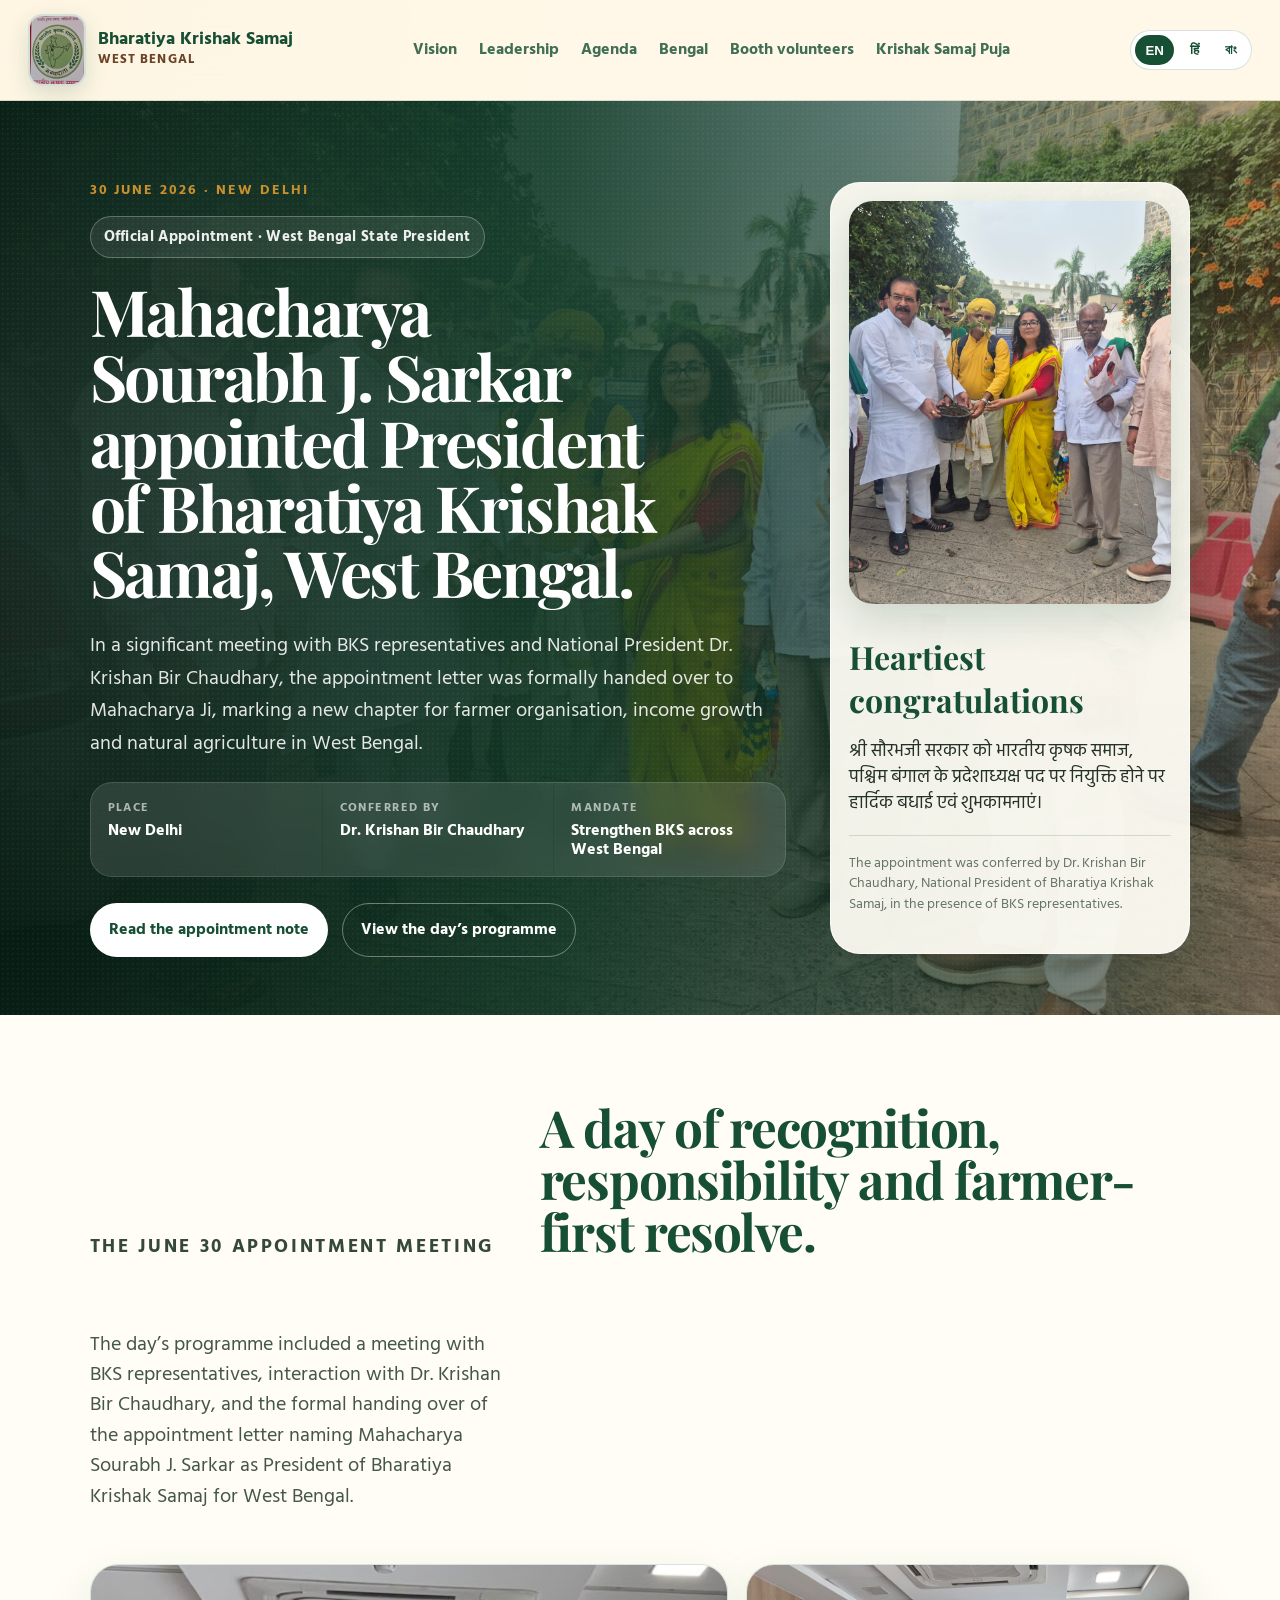
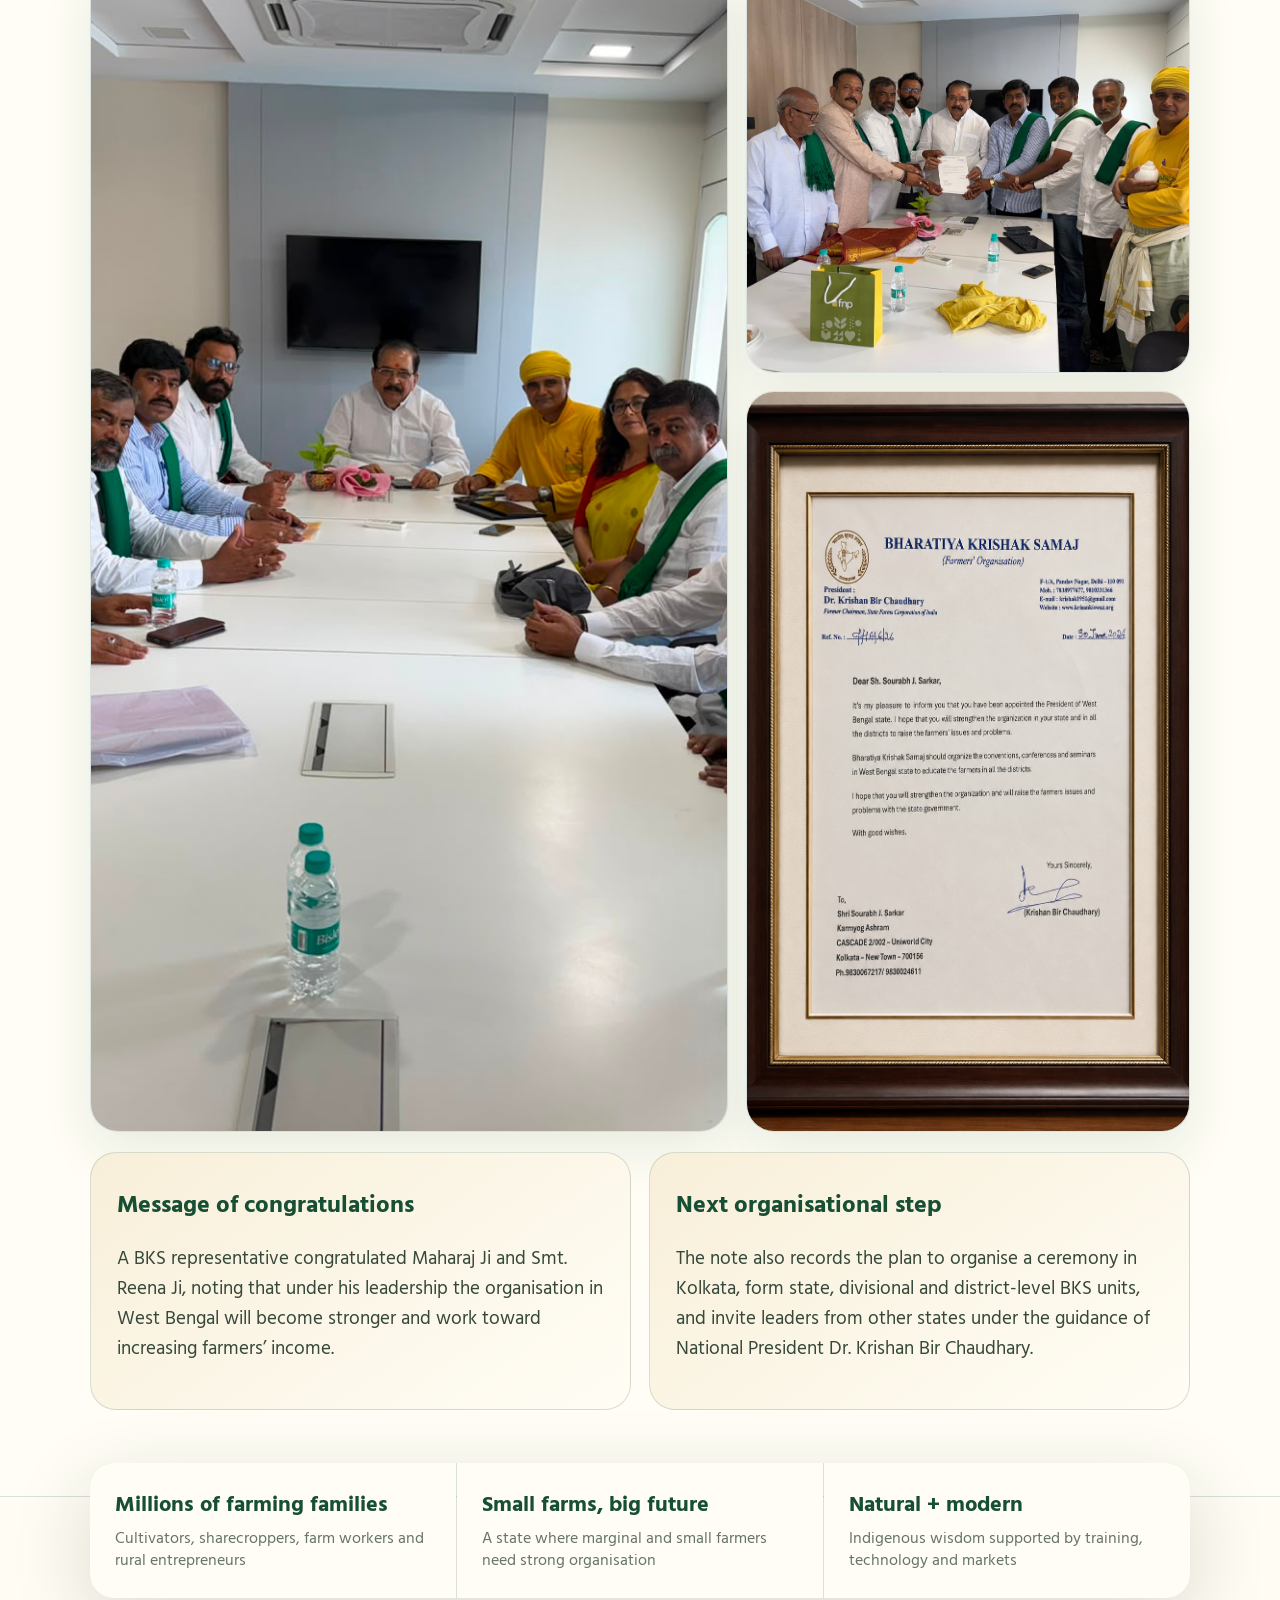
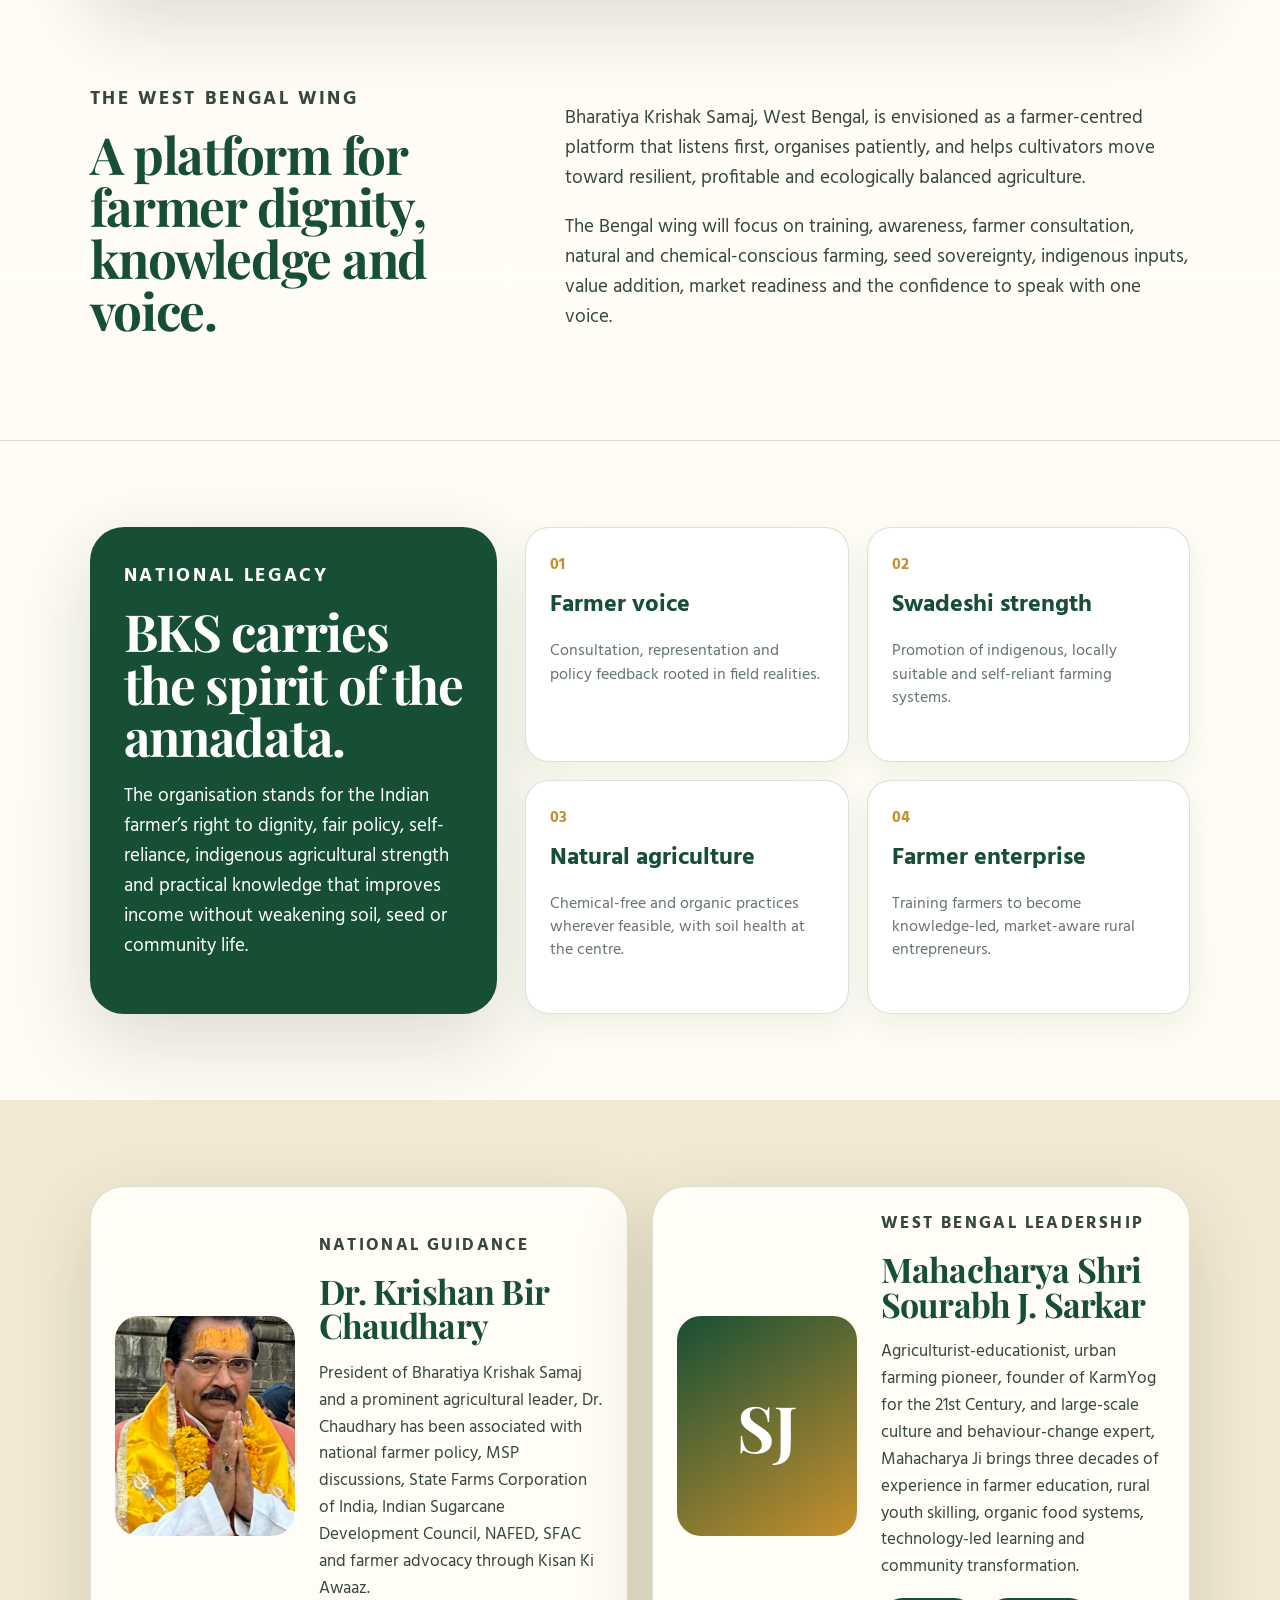
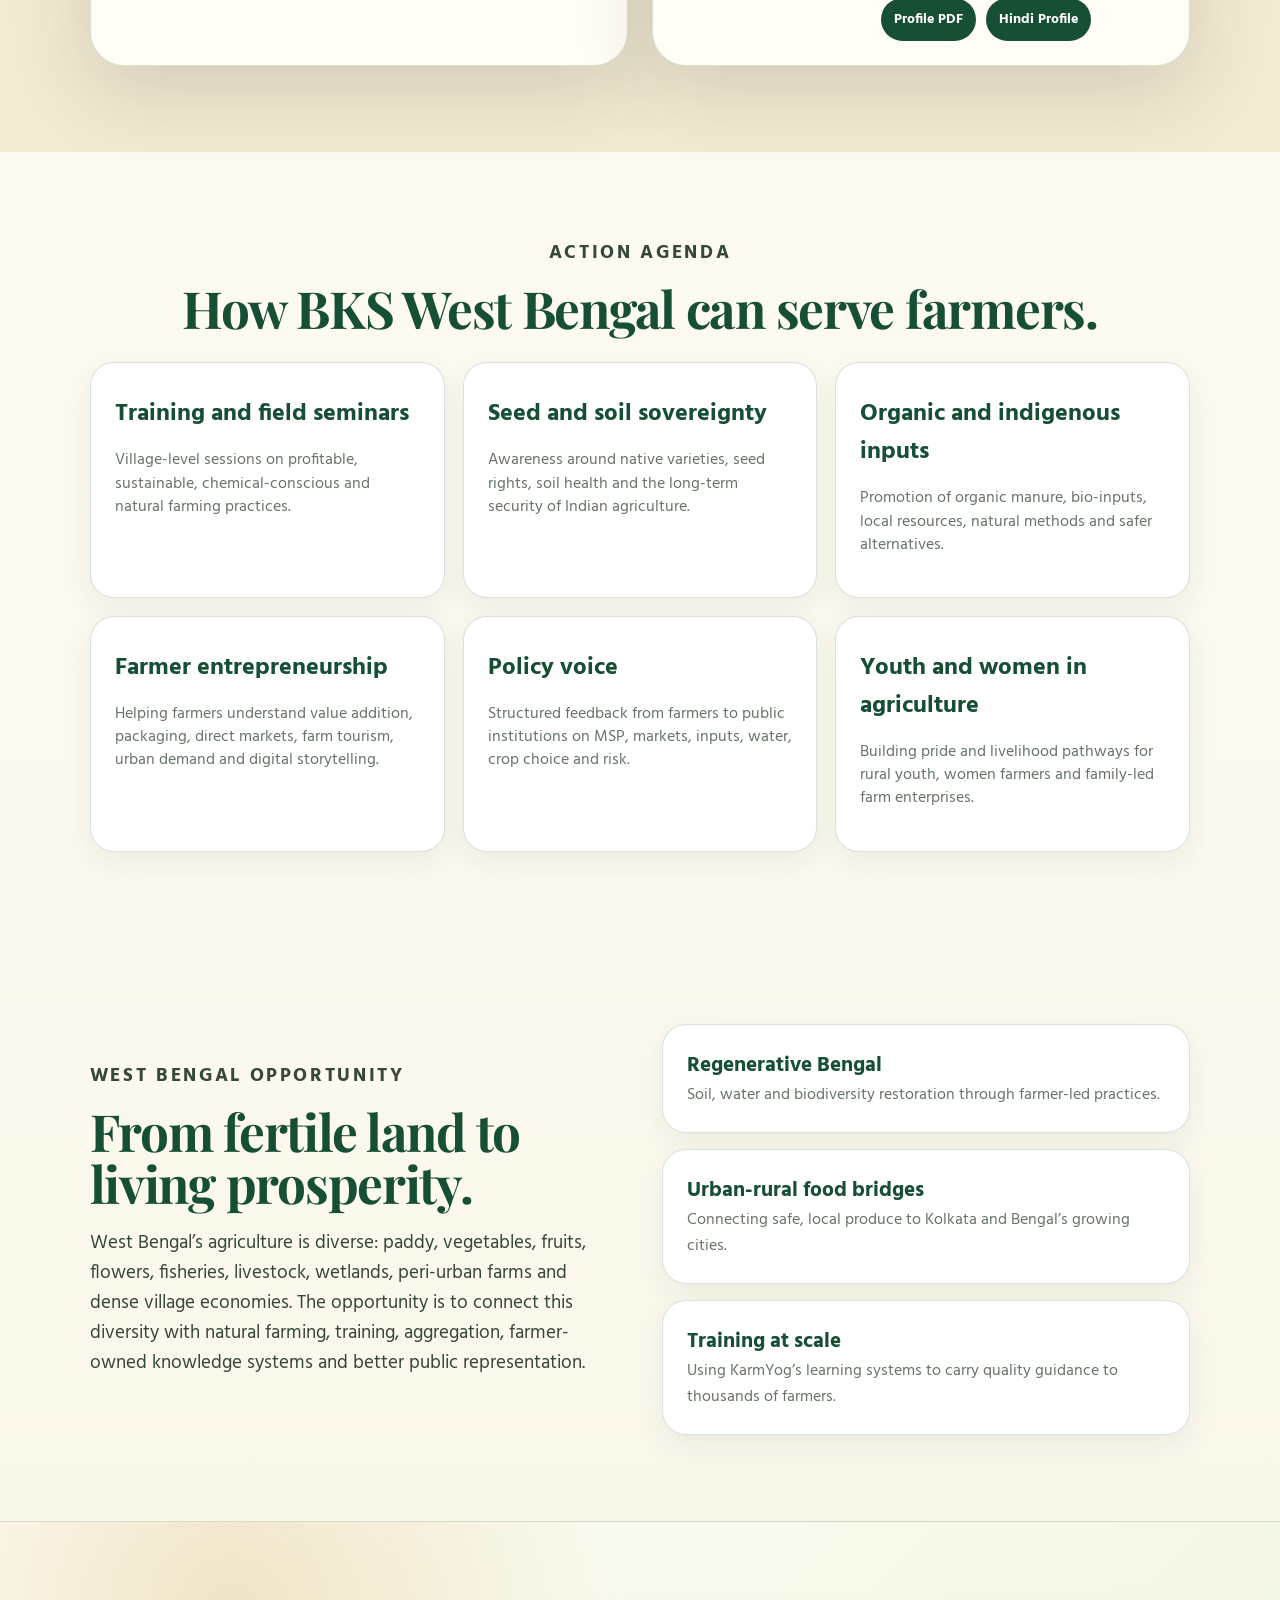
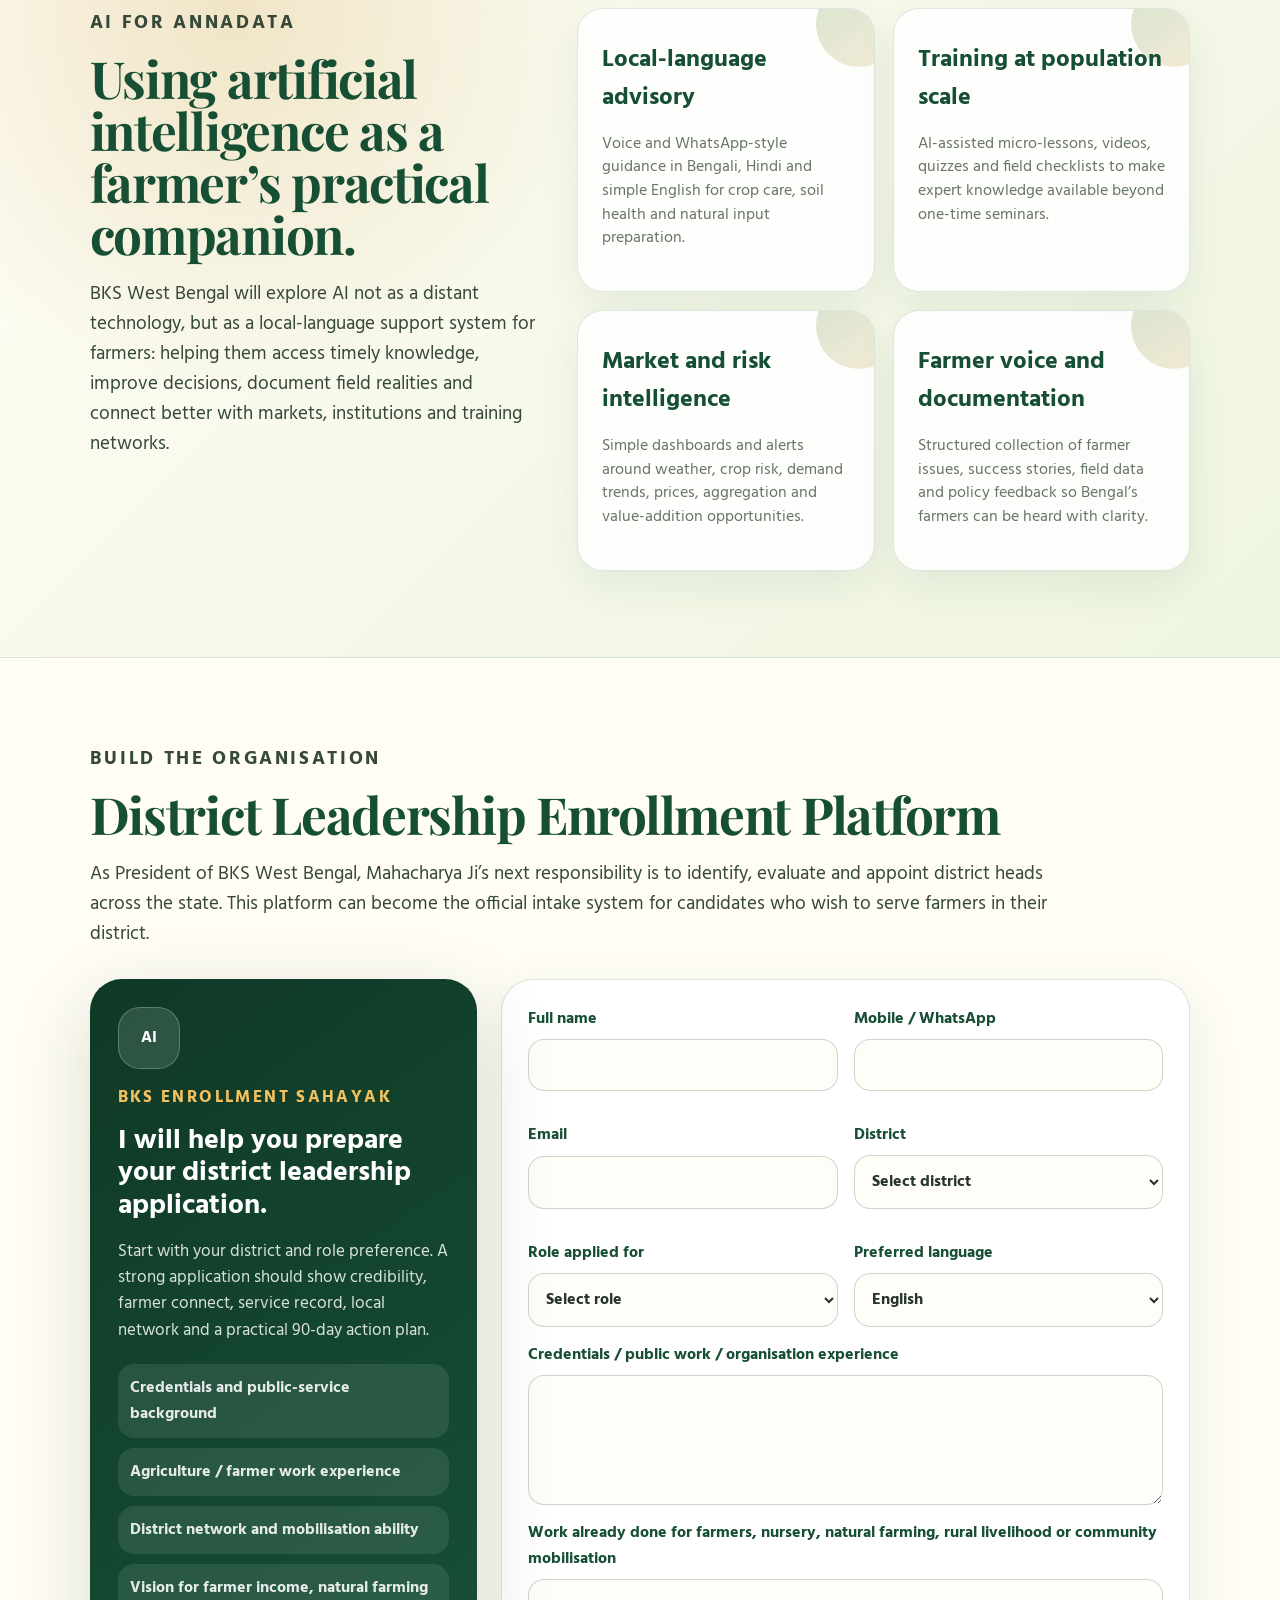
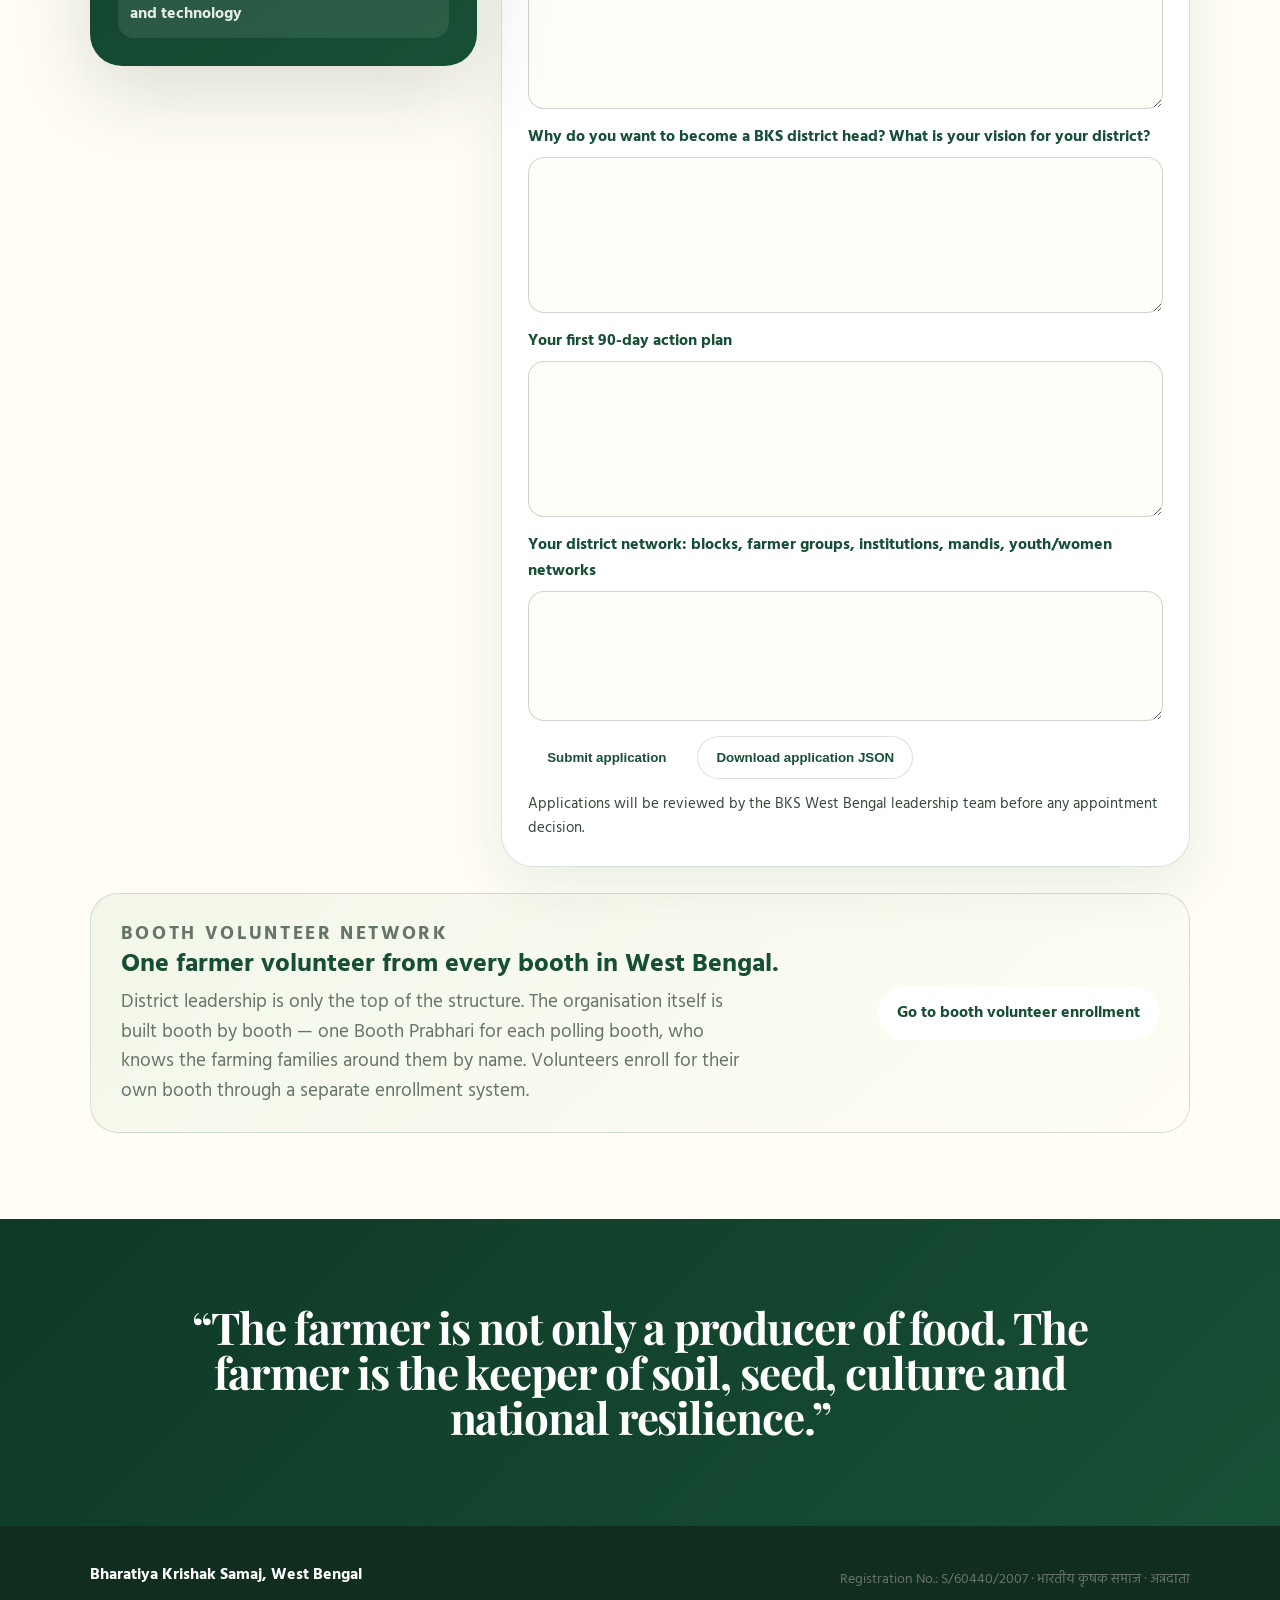
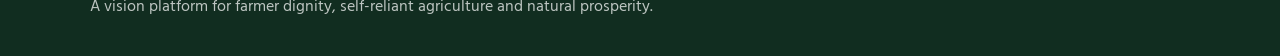
<file: index.html>
﻿<!doctype html>
<html lang="en">
<head>
  <meta charset="utf-8" />
  <meta name="viewport" content="width=device-width, initial-scale=1" />
  <title>BKS West Bengal | Dr. Krishan Bir Chaudhary appoints Mahacharya Sourabh J. Sarkar</title>
  <meta name="description" content="National President Dr. Krishan Bir Chaudhary appoints Mahacharya Sourabh J. Sarkar as President of Bharatiya Krishak Samaj, West Bengal, on 30 June 2026 in New Delhi." />
  <meta property="og:type" content="website" />
  <meta property="og:url" content="https://bks-bangla.vercel.app/v3" />
  <meta property="og:site_name" content="Bharatiya Krishak Samaj, West Bengal" />
  <meta property="og:title" content="Dr. Krishan Bir Chaudhary appoints Mahacharya Sourabh J. Sarkar | BKS West Bengal" />
  <meta property="og:description" content="June 30, New Delhi: National President Dr. Krishan Bir Chaudhary formally appoints Mahacharya Sourabh J. Sarkar as President of Bharatiya Krishak Samaj, West Bengal." />
  <meta property="og:image" content="https://bks-bangla.vercel.app/assets/appointment/hero-plant-presentation-social-v3.jpeg" />
  <meta property="og:image:alt" content="Mahacharya Sourabh J. Sarkar and Reena J. Sarkar presenting a plant to Dr. Krishan Bir Chaudhary with BKS representatives" />
  <meta name="twitter:card" content="summary_large_image" />
  <meta name="twitter:title" content="Dr. Krishan Bir Chaudhary appoints Mahacharya Sourabh J. Sarkar | BKS West Bengal" />
  <meta name="twitter:description" content="National President Dr. Krishan Bir Chaudhary appoints Mahacharya Sourabh J. Sarkar as President of Bharatiya Krishak Samaj, West Bengal." />
  <meta name="twitter:image" content="https://bks-bangla.vercel.app/assets/appointment/hero-plant-presentation-social-v3.jpeg" />
  <link rel="preconnect" href="https://fonts.googleapis.com">
  <link rel="preconnect" href="https://fonts.gstatic.com" crossorigin>
  <link href="https://fonts.googleapis.com/css2?family=Hind:wght@400;500;600;700&family=Noto+Sans+Bengali:wght@400;500;600;700&family=Playfair+Display:wght@600;700&display=swap" rel="stylesheet">
  <link rel="stylesheet" href="/styles.css" />
</head>
<body>
  <header class="site-header">
    <a class="brand" href="#top" aria-label="Bharatiya Krishak Samaj West Bengal">
      <img class="brand-logo" src="/assets/bks-logo-unit.png" alt="Bharatiya Krishak Samaj logo" />
      <span>
        <strong data-i18n="brand">Bharatiya Krishak Samaj</strong>
        <small data-i18n="brandSub">West Bengal</small>
      </span>
    </a>
    <nav>
      <a href="#vision" data-i18n="navVision">Vision</a>
      <a href="#leadership" data-i18n="navLeadership">Leadership</a>
      <a href="#agenda" data-i18n="navAgenda">Agenda</a>
      <a href="#bengal" data-i18n="navBengal">Bengal</a>
      <a href="/volunteer" data-i18n="navVolunteer">Booth volunteers</a>
      <a href="/puja" data-i18n="navPuja">Krishak Samaj Puja</a>
    </nav>
    <div class="lang-switch" aria-label="Language switcher">
      <button class="active" data-lang="en">EN</button>
      <button data-lang="hi">हिं</button>
      <button data-lang="bn">বাং</button>
    </div>
  </header>

  <main id="top">
    <section class="hero appointment-hero">
      <div class="grain"></div>
      <div class="hero-copy">
        <p class="eyebrow" data-i18n="heroEyebrow">30 June 2026 · New Delhi</p>
        <p class="hero-kicker" data-i18n="heroKicker">Official Appointment · West Bengal State President</p>
        <h1 data-i18n="heroTitle">Mahacharya Sourabh J. Sarkar appointed President of Bharatiya Krishak Samaj, West Bengal.</h1>
        <p class="lead" data-i18n="heroLead">In a significant meeting with BKS representatives and National President Dr. Krishan Bir Chaudhary, the appointment letter was formally handed over to Mahacharya Ji, marking a new chapter for farmer organisation, income growth and natural agriculture in West Bengal.</p>
        <div class="hero-meta">
          <div><span data-i18n="metaPlaceLabel">Place</span><strong data-i18n="metaPlace">New Delhi</strong></div>
          <div><span data-i18n="metaConferredLabel">Conferred by</span><strong data-i18n="metaConferred">Dr. Krishan Bir Chaudhary</strong></div>
          <div><span data-i18n="metaMandateLabel">Mandate</span><strong data-i18n="metaMandate">Strengthen BKS across West Bengal</strong></div>
        </div>
        <div class="hero-actions">
          <a class="button primary" href="#appointment" data-i18n="heroButton">Read the appointment note</a>
          <a class="button ghost" href="#day-program" data-i18n="heroButton2">View the day’s programme</a>
        </div>
      </div>
      <aside class="hero-card" id="appointment">
        <img class="hero-photo" src="/assets/appointment/hero-plant-presentation-social-v3.jpeg" alt="Mahacharya Sourabh J. Sarkar and Reena J. Sarkar presenting a plant to Dr. Krishan Bir Chaudhary with BKS representatives" />
        <h2 data-i18n="congratsTitle">Heartiest congratulations</h2>
        <p data-i18n="congratsText">श्री सौरभजी सरकार को भारतीय कृषक समाज, पश्चिम बंगाल के प्रदेशाध्यक्ष पद पर नियुक्ति होने पर हार्दिक बधाई एवं शुभकामनाएं।</p>
        <div class="card-rule"></div>
        <p class="small" data-i18n="meetingNote">The appointment was conferred by Dr. Krishan Bir Chaudhary, National President of Bharatiya Krishak Samaj, in the presence of BKS representatives.</p>
      </aside>
    </section>

    <section class="section appointment-story" id="day-program">
      <div class="story-head">
        <p class="eyebrow" data-i18n="storyEyebrow">The June 30 appointment meeting</p>
        <h2 data-i18n="storyTitle">A day of recognition, responsibility and farmer-first resolve.</h2>
        <p data-i18n="storyText">The day’s programme included a meeting with BKS representatives, interaction with Dr. Krishan Bir Chaudhary, and the formal handing over of the appointment letter naming Mahacharya Sourabh J. Sarkar as President of Bharatiya Krishak Samaj for West Bengal.</p>
      </div>
      <div class="photo-feature-grid">
        <figure class="wide">
          <img src="/assets/appointment/meeting-with-bks.jpeg" alt="Meeting with Bharatiya Krishak Samaj representatives in New Delhi" />
          <figcaption data-i18n="capMeeting">Meeting with BKS representatives in New Delhi.</figcaption>
        </figure>
        <figure>
          <img src="/assets/appointment/appointment-group-delegation-01.jpeg" alt="Delegation present during appointment letter handover" />
          <figcaption data-i18n="capDelegation">BKS office bearers present during the appointment letter handover.</figcaption>
        </figure>
        <figure>
          <img src="/assets/appointment/appointment-plaque.png" alt="Commemorative appointment plaque naming Sourabh J. Sarkar President of West Bengal" />
          <figcaption data-i18n="capLetter">The commemorative appointment plaque appointing Shri Sourabh J. Sarkar as President, West Bengal.</figcaption>
        </figure>
      </div>
      <div class="note-grid">
        <article>
          <h3 data-i18n="note1Title">Message of congratulations</h3>
          <p data-i18n="note1Text">A BKS representative congratulated Maharaj Ji and Smt. Reena Ji, noting that under his leadership the organisation in West Bengal will become stronger and work toward increasing farmers’ income.</p>
        </article>
        <article>
          <h3 data-i18n="note2Title">Next organisational step</h3>
          <p data-i18n="note2Text">The note also records the plan to organise a ceremony in Kolkata, form state, divisional and district-level BKS units, and invite leaders from other states under the guidance of National President Dr. Krishan Bir Chaudhary.</p>
        </article>
      </div>
    </section>

    <section class="stats-strip" aria-label="West Bengal agriculture focus">
      <div>
        <strong data-i18n="stat1">Millions of farming families</strong>
        <span data-i18n="stat1Sub">Cultivators, sharecroppers, farm workers and rural entrepreneurs</span>
      </div>
      <div>
        <strong data-i18n="stat2">Small farms, big future</strong>
        <span data-i18n="stat2Sub">A state where marginal and small farmers need strong organisation</span>
      </div>
      <div>
        <strong data-i18n="stat3">Natural + modern</strong>
        <span data-i18n="stat3Sub">Indigenous wisdom supported by training, technology and markets</span>
      </div>
    </section>

    <section class="section split" id="vision">
      <div>
        <p class="eyebrow" data-i18n="visionEyebrow">The West Bengal Wing</p>
        <h2 data-i18n="visionTitle">A platform for farmer dignity, knowledge and voice.</h2>
      </div>
      <div class="rich-text">
        <p data-i18n="visionP1">Bharatiya Krishak Samaj, West Bengal, is envisioned as a farmer-centred platform that listens first, organises patiently, and helps cultivators move toward resilient, profitable and ecologically balanced agriculture.</p>
        <p data-i18n="visionP2">The Bengal wing will focus on training, awareness, farmer consultation, natural and chemical-conscious farming, seed sovereignty, indigenous inputs, value addition, market readiness and the confidence to speak with one voice.</p>
      </div>
    </section>

    <section class="section legacy">
      <div class="legacy-panel">
        <p class="eyebrow" data-i18n="legacyEyebrow">National Legacy</p>
        <h2 data-i18n="legacyTitle">BKS carries the spirit of the annadata.</h2>
        <p data-i18n="legacyText">The organisation stands for the Indian farmer’s right to dignity, fair policy, self-reliance, indigenous agricultural strength and practical knowledge that improves income without weakening soil, seed or community life.</p>
      </div>
      <div class="values-grid">
        <article>
          <span>01</span>
          <h3 data-i18n="value1">Farmer voice</h3>
          <p data-i18n="value1Text">Consultation, representation and policy feedback rooted in field realities.</p>
        </article>
        <article>
          <span>02</span>
          <h3 data-i18n="value2">Swadeshi strength</h3>
          <p data-i18n="value2Text">Promotion of indigenous, locally suitable and self-reliant farming systems.</p>
        </article>
        <article>
          <span>03</span>
          <h3 data-i18n="value3">Natural agriculture</h3>
          <p data-i18n="value3Text">Chemical-free and organic practices wherever feasible, with soil health at the centre.</p>
        </article>
        <article>
          <span>04</span>
          <h3 data-i18n="value4">Farmer enterprise</h3>
          <p data-i18n="value4Text">Training farmers to become knowledge-led, market-aware rural entrepreneurs.</p>
        </article>
      </div>
    </section>

    <section class="section leadership" id="leadership">
      <div class="leader-card national">
        <img src="/assets/dr-krishan-bir-chaudhary.jpg" alt="Dr. Krishan Bir Chaudhary" />
        <div>
          <p class="eyebrow" data-i18n="drEyebrow">National Guidance</p>
          <h2 data-i18n="drTitle">Dr. Krishan Bir Chaudhary</h2>
          <p data-i18n="drText">President of Bharatiya Krishak Samaj and a prominent agricultural leader, Dr. Chaudhary has been associated with national farmer policy, MSP discussions, State Farms Corporation of India, Indian Sugarcane Development Council, NAFED, SFAC and farmer advocacy through Kisan Ki Awaaz.</p>
        </div>
      </div>
      <div class="leader-card state">
        <div class="portrait-placeholder">SJ</div>
        <div>
          <p class="eyebrow" data-i18n="mjEyebrow">West Bengal Leadership</p>
          <h2 data-i18n="mjTitle">Mahacharya Shri Sourabh J. Sarkar</h2>
          <p data-i18n="mjText">Agriculturist-educationist, urban farming pioneer, founder of KarmYog for the 21st Century, and large-scale culture and behaviour-change expert, Mahacharya Ji brings three decades of experience in farmer education, rural youth skilling, organic food systems, technology-led learning and community transformation.</p>
          <div class="download-row">
            <a href="/assets/mahacharya-sourabh-j-sarkar-profile.pdf" data-i18n="profileEnglish">Profile PDF</a>
            <a href="/assets/mahacharya-sourabh-j-sarkar-profile-hindi.pdf" data-i18n="profileHindi">Hindi Profile</a>
          </div>
        </div>
      </div>
    </section>

    <section class="section agenda" id="agenda">
      <p class="eyebrow" data-i18n="agendaEyebrow">Action Agenda</p>
      <h2 data-i18n="agendaTitle">How BKS West Bengal can serve farmers.</h2>
      <div class="agenda-grid">
        <article>
          <h3 data-i18n="agenda1">Training and field seminars</h3>
          <p data-i18n="agenda1Text">Village-level sessions on profitable, sustainable, chemical-conscious and natural farming practices.</p>
        </article>
        <article>
          <h3 data-i18n="agenda2">Seed and soil sovereignty</h3>
          <p data-i18n="agenda2Text">Awareness around native varieties, seed rights, soil health and the long-term security of Indian agriculture.</p>
        </article>
        <article>
          <h3 data-i18n="agenda3">Organic and indigenous inputs</h3>
          <p data-i18n="agenda3Text">Promotion of organic manure, bio-inputs, local resources, natural methods and safer alternatives.</p>
        </article>
        <article>
          <h3 data-i18n="agenda4">Farmer entrepreneurship</h3>
          <p data-i18n="agenda4Text">Helping farmers understand value addition, packaging, direct markets, farm tourism, urban demand and digital storytelling.</p>
        </article>
        <article>
          <h3 data-i18n="agenda5">Policy voice</h3>
          <p data-i18n="agenda5Text">Structured feedback from farmers to public institutions on MSP, markets, inputs, water, crop choice and risk.</p>
        </article>
        <article>
          <h3 data-i18n="agenda6">Youth and women in agriculture</h3>
          <p data-i18n="agenda6Text">Building pride and livelihood pathways for rural youth, women farmers and family-led farm enterprises.</p>
        </article>
      </div>
    </section>

    <section class="section bengal" id="bengal">
      <div>
        <p class="eyebrow" data-i18n="bengalEyebrow">West Bengal Opportunity</p>
        <h2 data-i18n="bengalTitle">From fertile land to living prosperity.</h2>
        <p data-i18n="bengalText">West Bengal’s agriculture is diverse: paddy, vegetables, fruits, flowers, fisheries, livestock, wetlands, peri-urban farms and dense village economies. The opportunity is to connect this diversity with natural farming, training, aggregation, farmer-owned knowledge systems and better public representation.</p>
      </div>
      <div class="opportunity-list">
        <div><strong data-i18n="opp1">Regenerative Bengal</strong><span data-i18n="opp1Text">Soil, water and biodiversity restoration through farmer-led practices.</span></div>
        <div><strong data-i18n="opp2">Urban-rural food bridges</strong><span data-i18n="opp2Text">Connecting safe, local produce to Kolkata and Bengal’s growing cities.</span></div>
        <div><strong data-i18n="opp3">Training at scale</strong><span data-i18n="opp3Text">Using KarmYog’s learning systems to carry quality guidance to thousands of farmers.</span></div>
      </div>
    </section>

    <section class="section ai-section" id="ai">
      <div class="ai-copy">
        <p class="eyebrow" data-i18n="aiEyebrow">AI for Annadata</p>
        <h2 data-i18n="aiTitle">Using artificial intelligence as a farmer’s practical companion.</h2>
        <p data-i18n="aiText">BKS West Bengal will explore AI not as a distant technology, but as a local-language support system for farmers: helping them access timely knowledge, improve decisions, document field realities and connect better with markets, institutions and training networks.</p>
      </div>
      <div class="ai-grid">
        <article>
          <h3 data-i18n="ai1">Local-language advisory</h3>
          <p data-i18n="ai1Text">Voice and WhatsApp-style guidance in Bengali, Hindi and simple English for crop care, soil health and natural input preparation.</p>
        </article>
        <article>
          <h3 data-i18n="ai2">Training at population scale</h3>
          <p data-i18n="ai2Text">AI-assisted micro-lessons, videos, quizzes and field checklists to make expert knowledge available beyond one-time seminars.</p>
        </article>
        <article>
          <h3 data-i18n="ai3">Market and risk intelligence</h3>
          <p data-i18n="ai3Text">Simple dashboards and alerts around weather, crop risk, demand trends, prices, aggregation and value-addition opportunities.</p>
        </article>
        <article>
          <h3 data-i18n="ai4">Farmer voice and documentation</h3>
          <p data-i18n="ai4Text">Structured collection of farmer issues, success stories, field data and policy feedback so Bengal’s farmers can be heard with clarity.</p>
        </article>
      </div>
    </section>

    <section class="section enrollment" id="enroll">
      <div class="enroll-intro">
        <p class="eyebrow" data-i18n="enrollEyebrow">Build the organisation</p>
        <h2 data-i18n="enrollTitle">District Leadership Enrollment Platform</h2>
        <p data-i18n="enrollText">As President of BKS West Bengal, Mahacharya Ji’s next responsibility is to identify, evaluate and appoint district heads across the state. This platform can become the official intake system for candidates who wish to serve farmers in their district.</p>
      </div>
      <div class="enroll-layout">
        <aside class="agent-panel" aria-label="BKS Enrollment Sahayak">
          <div class="agent-avatar">AI</div>
          <p class="eyebrow" data-i18n="agentEyebrow">BKS Enrollment Sahayak</p>
          <h3 data-i18n="agentTitle">I will help you prepare your district leadership application.</h3>
          <p id="agentPrompt" data-i18n="agentPrompt">Start with your district and role preference. A strong application should show credibility, farmer connect, service record, local network and a practical 90-day action plan.</p>
          <ul class="agent-checklist">
            <li data-i18n="agentCheck1">Credentials and public-service background</li>
            <li data-i18n="agentCheck2">Agriculture / farmer work experience</li>
            <li data-i18n="agentCheck3">District network and mobilisation ability</li>
            <li data-i18n="agentCheck4">Vision for farmer income, natural farming and technology</li>
          </ul>
        </aside>
        <form class="enroll-form" id="districtApplicationForm">
          <div class="form-grid">
            <label><span data-i18n="fieldName">Full name</span><input name="full_name" required /></label>
            <label><span data-i18n="fieldPhone">Mobile / WhatsApp</span><input name="phone" required /></label>
            <label><span data-i18n="fieldEmail">Email</span><input name="email" type="email" /></label>
            <label><span data-i18n="fieldDistrict">District</span><select name="district" required>
              <option value="">Select district</option>
              <option>Alipurduar</option><option>Bankura</option><option>Birbhum</option><option>Cooch Behar</option><option>Dakshin Dinajpur</option><option>Darjeeling</option><option>Hooghly</option><option>Howrah</option><option>Jalpaiguri</option><option>Jhargram</option><option>Kalimpong</option><option>Kolkata</option><option>Malda</option><option>Murshidabad</option><option>Nadia</option><option>North 24 Parganas</option><option>Paschim Bardhaman</option><option>Paschim Medinipur</option><option>Purba Bardhaman</option><option>Purba Medinipur</option><option>Purulia</option><option>South 24 Parganas</option><option>Uttar Dinajpur</option>
            </select></label>
            <label><span data-i18n="fieldRole">Role applied for</span><select name="role_applied" required>
              <option value="">Select role</option>
              <option>District President</option>
              <option>District Working President</option>
              <option>District General Secretary</option>
              <option>Block / Regional Coordinator</option>
              <option>Women Farmer Wing Lead</option>
              <option>Youth Farmer Wing Lead</option>
            </select></label>
            <label><span data-i18n="fieldLanguage">Preferred language</span><select name="preferred_language">
              <option>English</option><option>Hindi</option><option>Bengali</option>
            </select></label>
          </div>
          <label><span data-i18n="fieldCredentials">Credentials / public work / organisation experience</span><textarea name="credentials" required rows="4"></textarea></label>
          <label><span data-i18n="fieldFarmerWork">Work already done for farmers, nursery, natural farming, rural livelihood or community mobilisation</span><textarea name="farmer_work" required rows="4"></textarea></label>
          <label><span data-i18n="fieldVision">Why do you want to become a BKS district head? What is your vision for your district?</span><textarea name="vision" required rows="5"></textarea></label>
          <label><span data-i18n="fieldPlan">Your first 90-day action plan</span><textarea name="ninety_day_plan" required rows="5"></textarea></label>
          <label><span data-i18n="fieldNetwork">Your district network: blocks, farmer groups, institutions, mandis, youth/women networks</span><textarea name="district_network" rows="4"></textarea></label>
          <div class="form-actions">
            <button type="submit" class="button primary" data-i18n="submitApplication">Submit application</button>
            <button type="button" class="button outline" id="downloadApplication" data-i18n="downloadApplication">Download application JSON</button>
          </div>
          <p class="form-status" id="formStatus" data-i18n="formStatus">Applications will be reviewed by the BKS West Bengal leadership team before any appointment decision.</p>
        </form>
      </div>
      <div class="booth-cross-link">
        <div>
          <p class="eyebrow" data-i18n="boothLinkEyebrow">Booth Volunteer Network</p>
          <h3 data-i18n="boothLinkTitle">One farmer volunteer from every booth in West Bengal.</h3>
          <p data-i18n="boothLinkText">District leadership is only the top of the structure. The organisation itself is built booth by booth &mdash; one Booth Prabhari for each polling booth, who knows the farming families around them by name. Volunteers enroll for their own booth through a separate enrollment system.</p>
        </div>
        <a class="button primary" href="/volunteer" data-i18n="boothLinkCta">Go to booth volunteer enrollment</a>
      </div>
    </section>

    <section class="section quote-band">
      <h2 data-i18n="quote">“The farmer is not only a producer of food. The farmer is the keeper of soil, seed, culture and national resilience.”</h2>
    </section>
  </main>

  <footer class="footer">
    <div>
      <strong data-i18n="footerBrand">Bharatiya Krishak Samaj, West Bengal</strong>
      <p data-i18n="footerText">A vision platform for farmer dignity, self-reliant agriculture and natural prosperity.</p>
    </div>
    <p class="small">Registration No.: S/60440/2007 · भारतीय कृषक समाज · अन्नदाता</p>
  </footer>

  <script src="/script.js"></script>
</body>
</html>
</file>
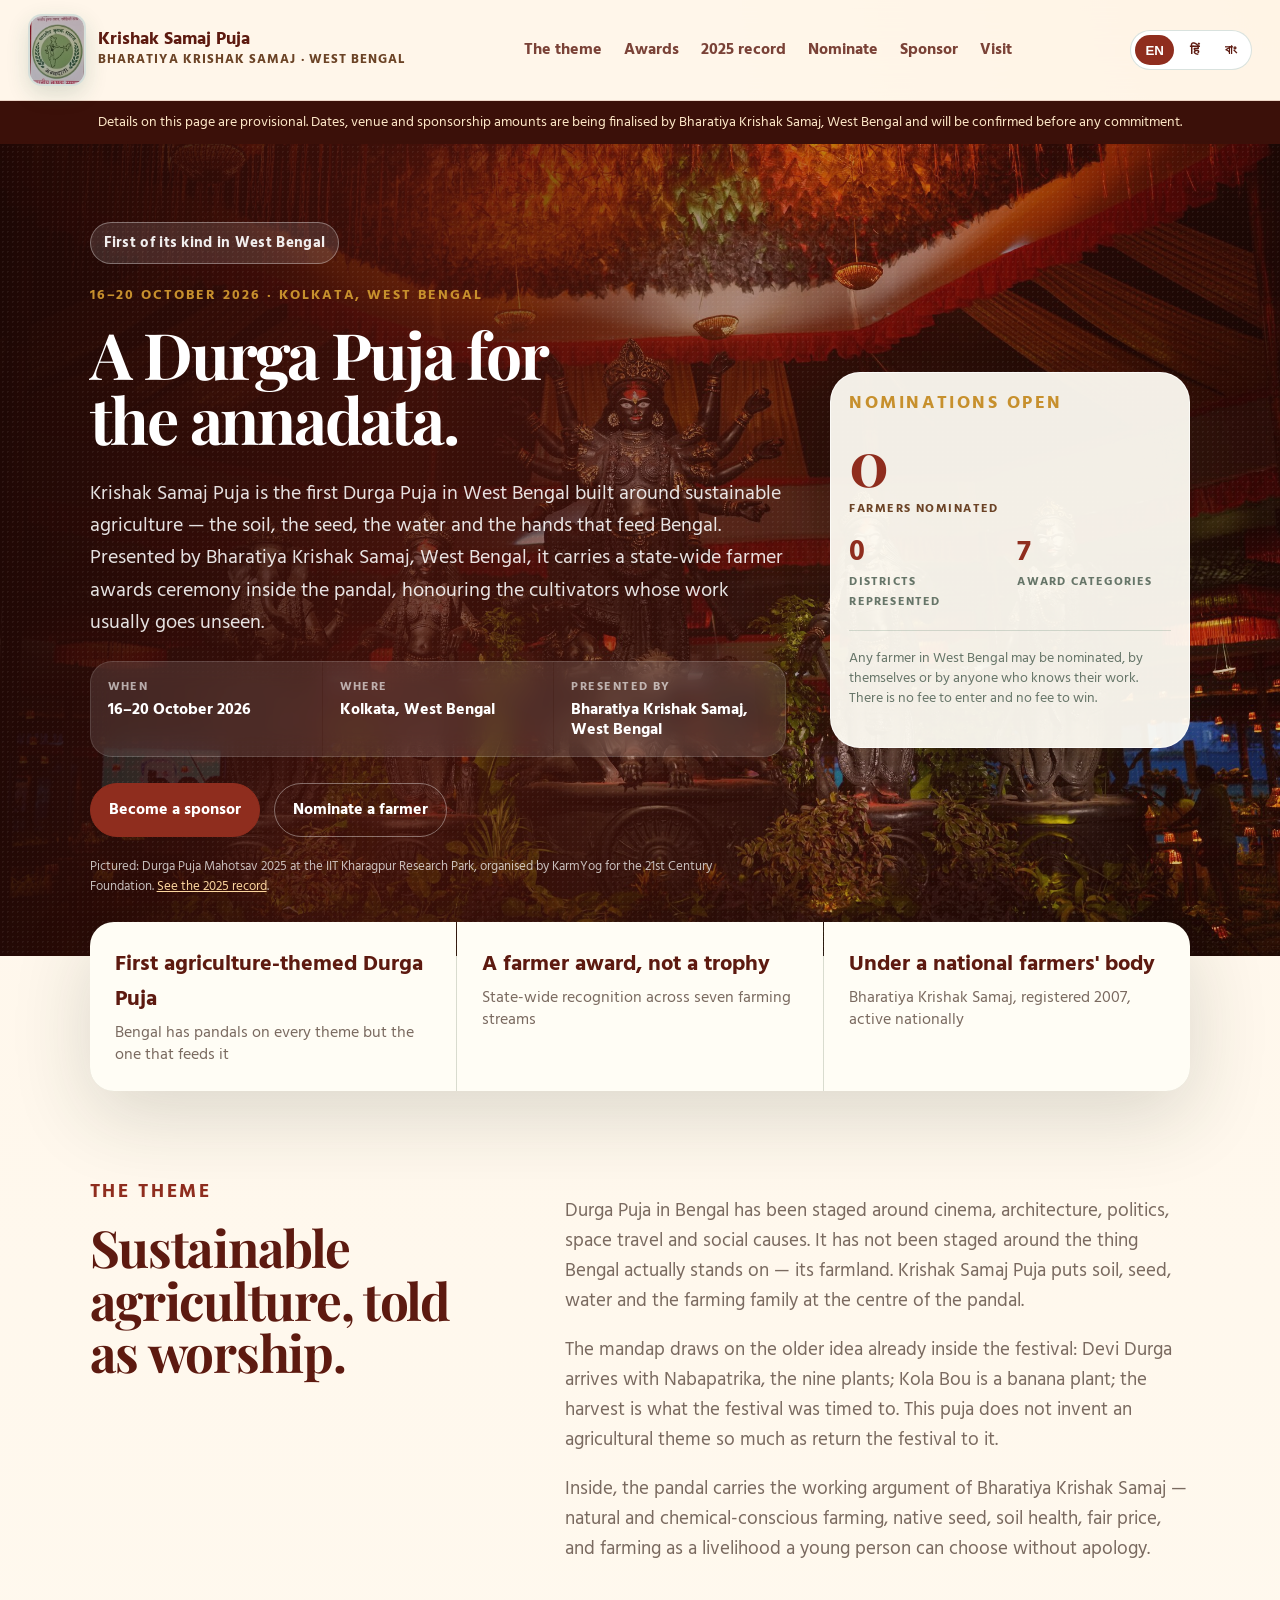
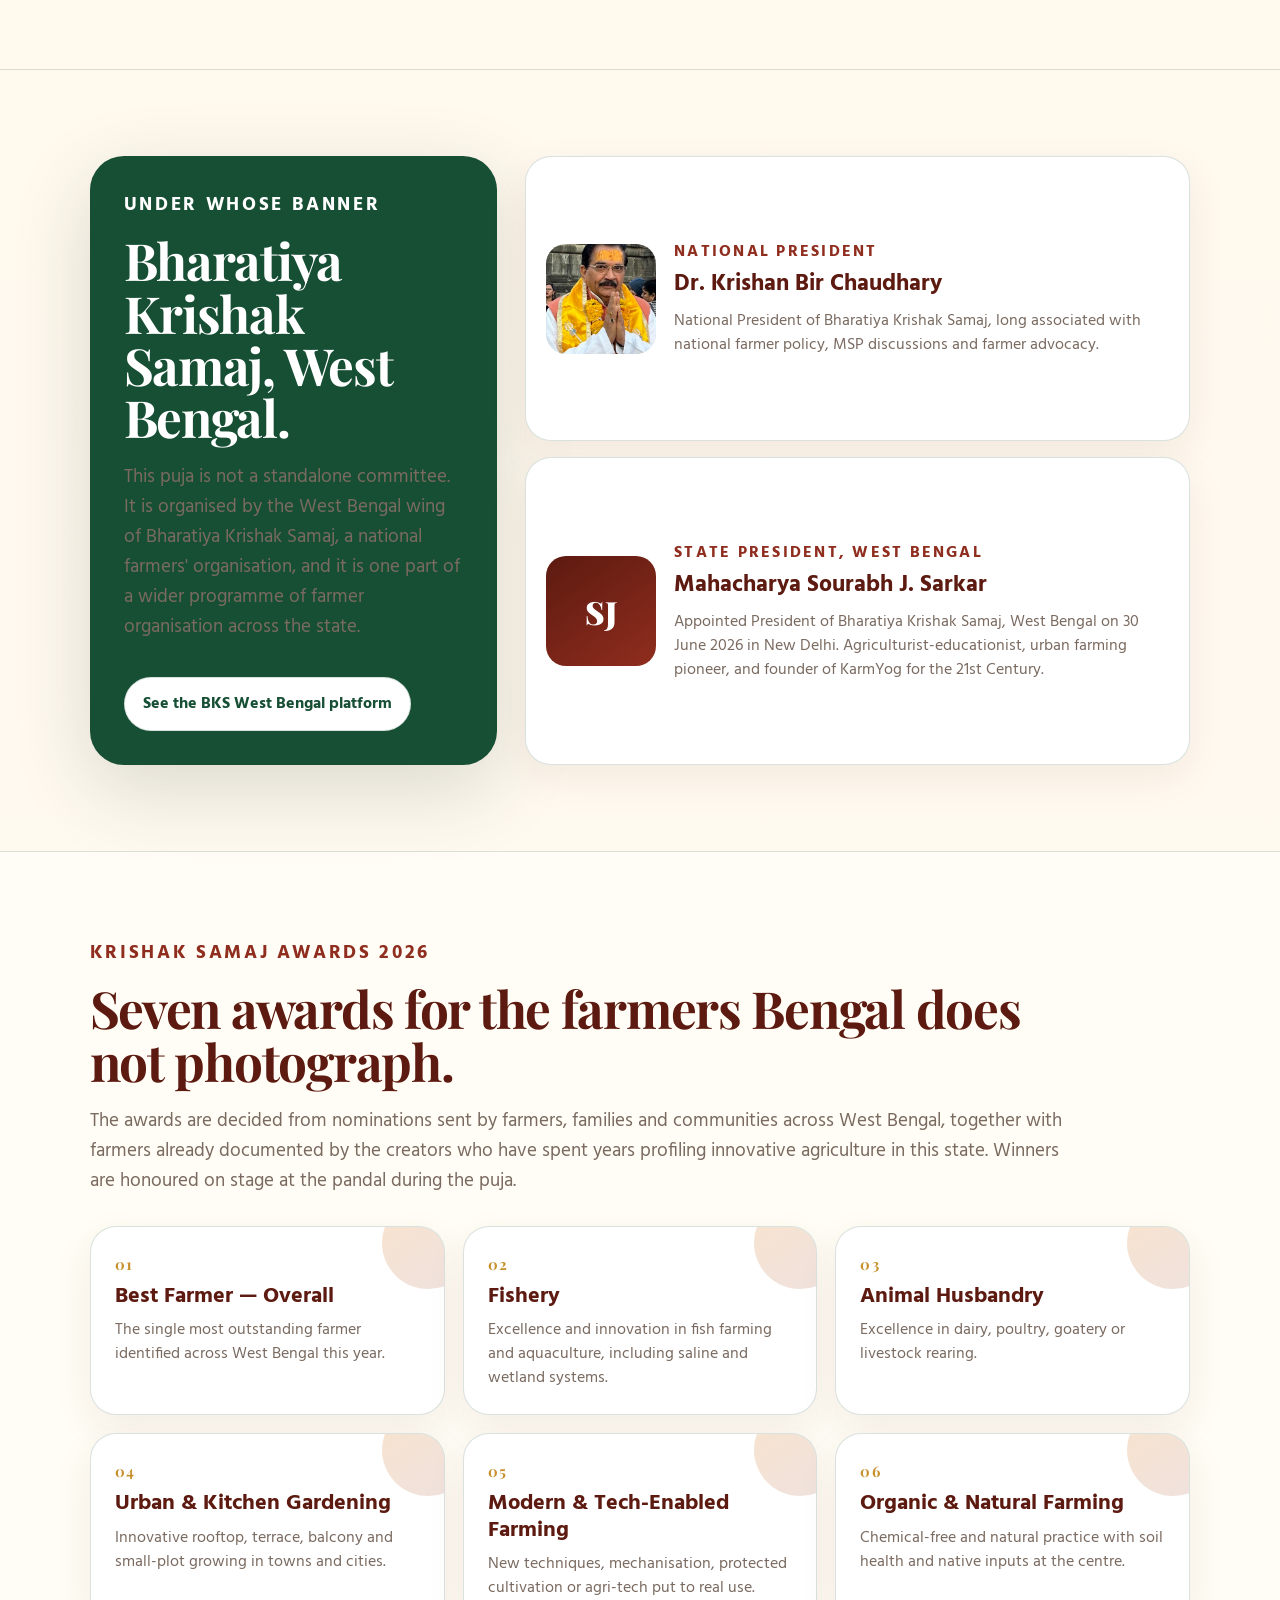
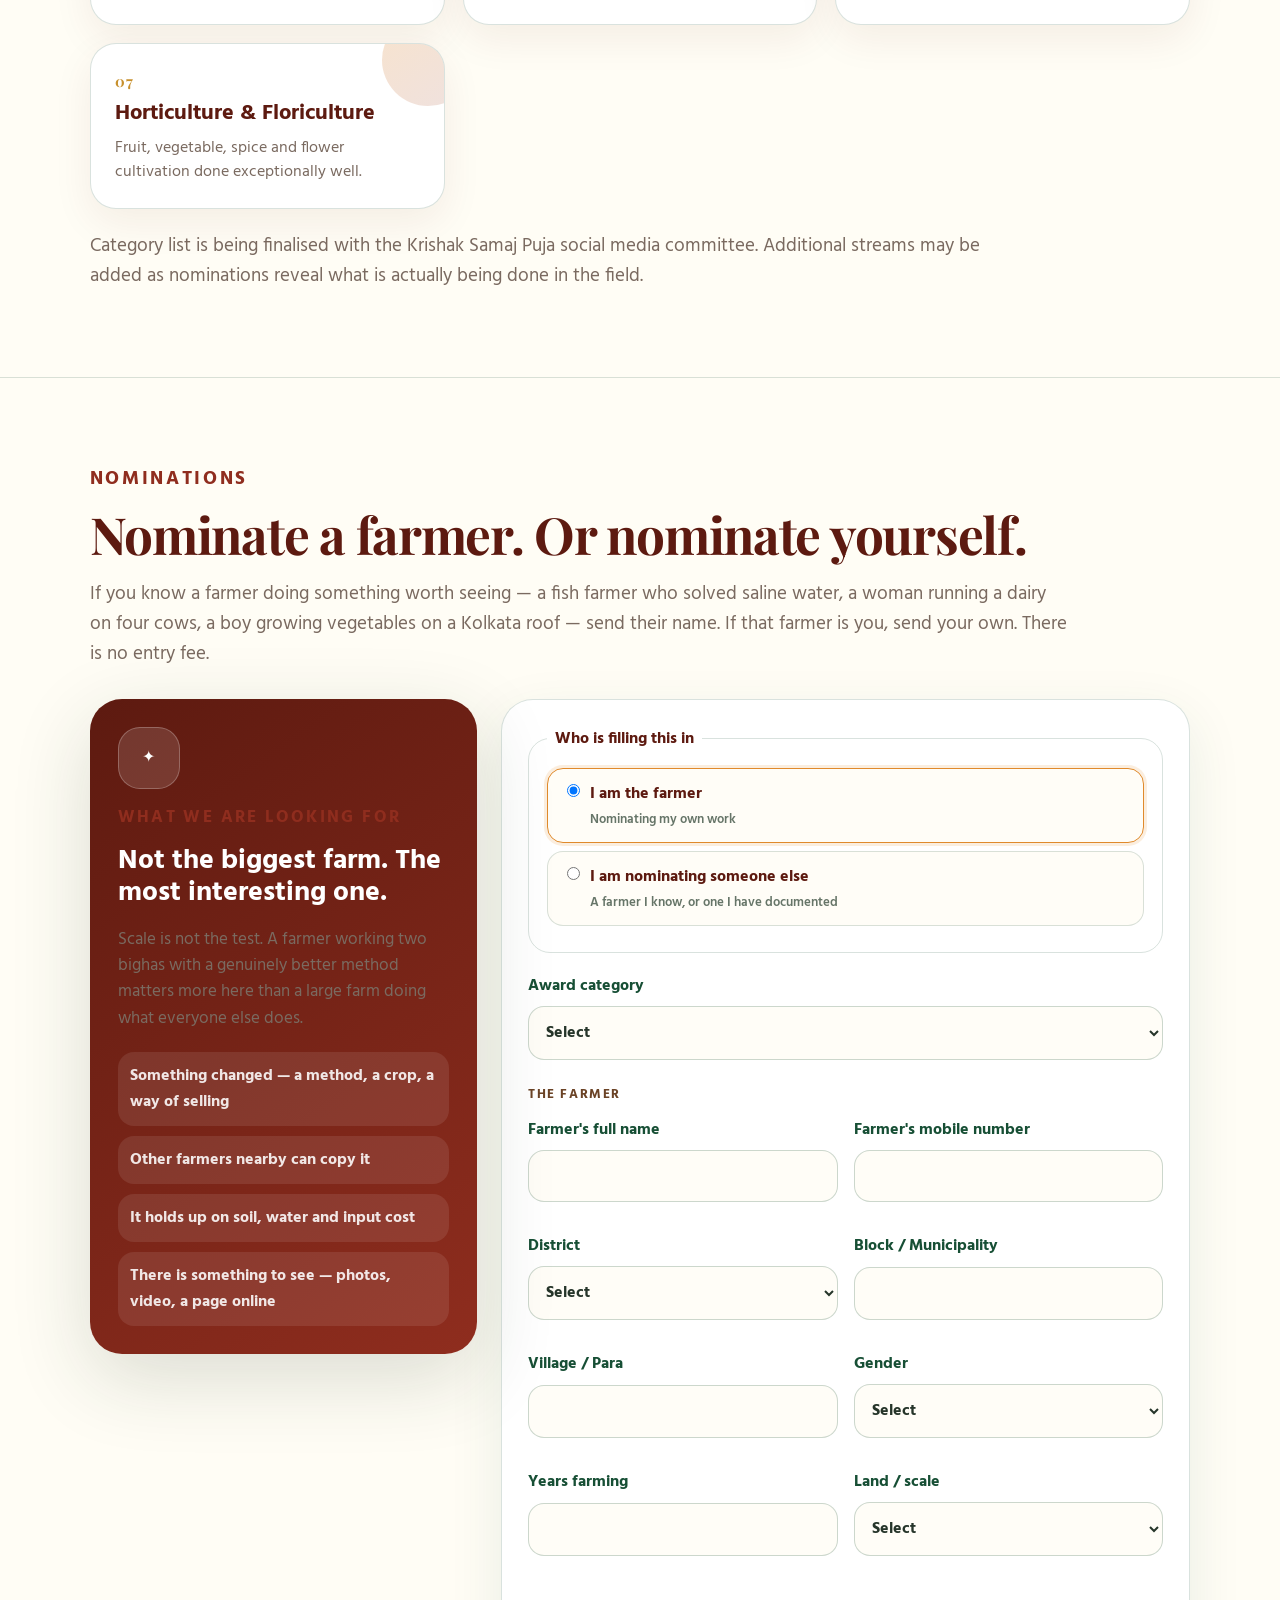
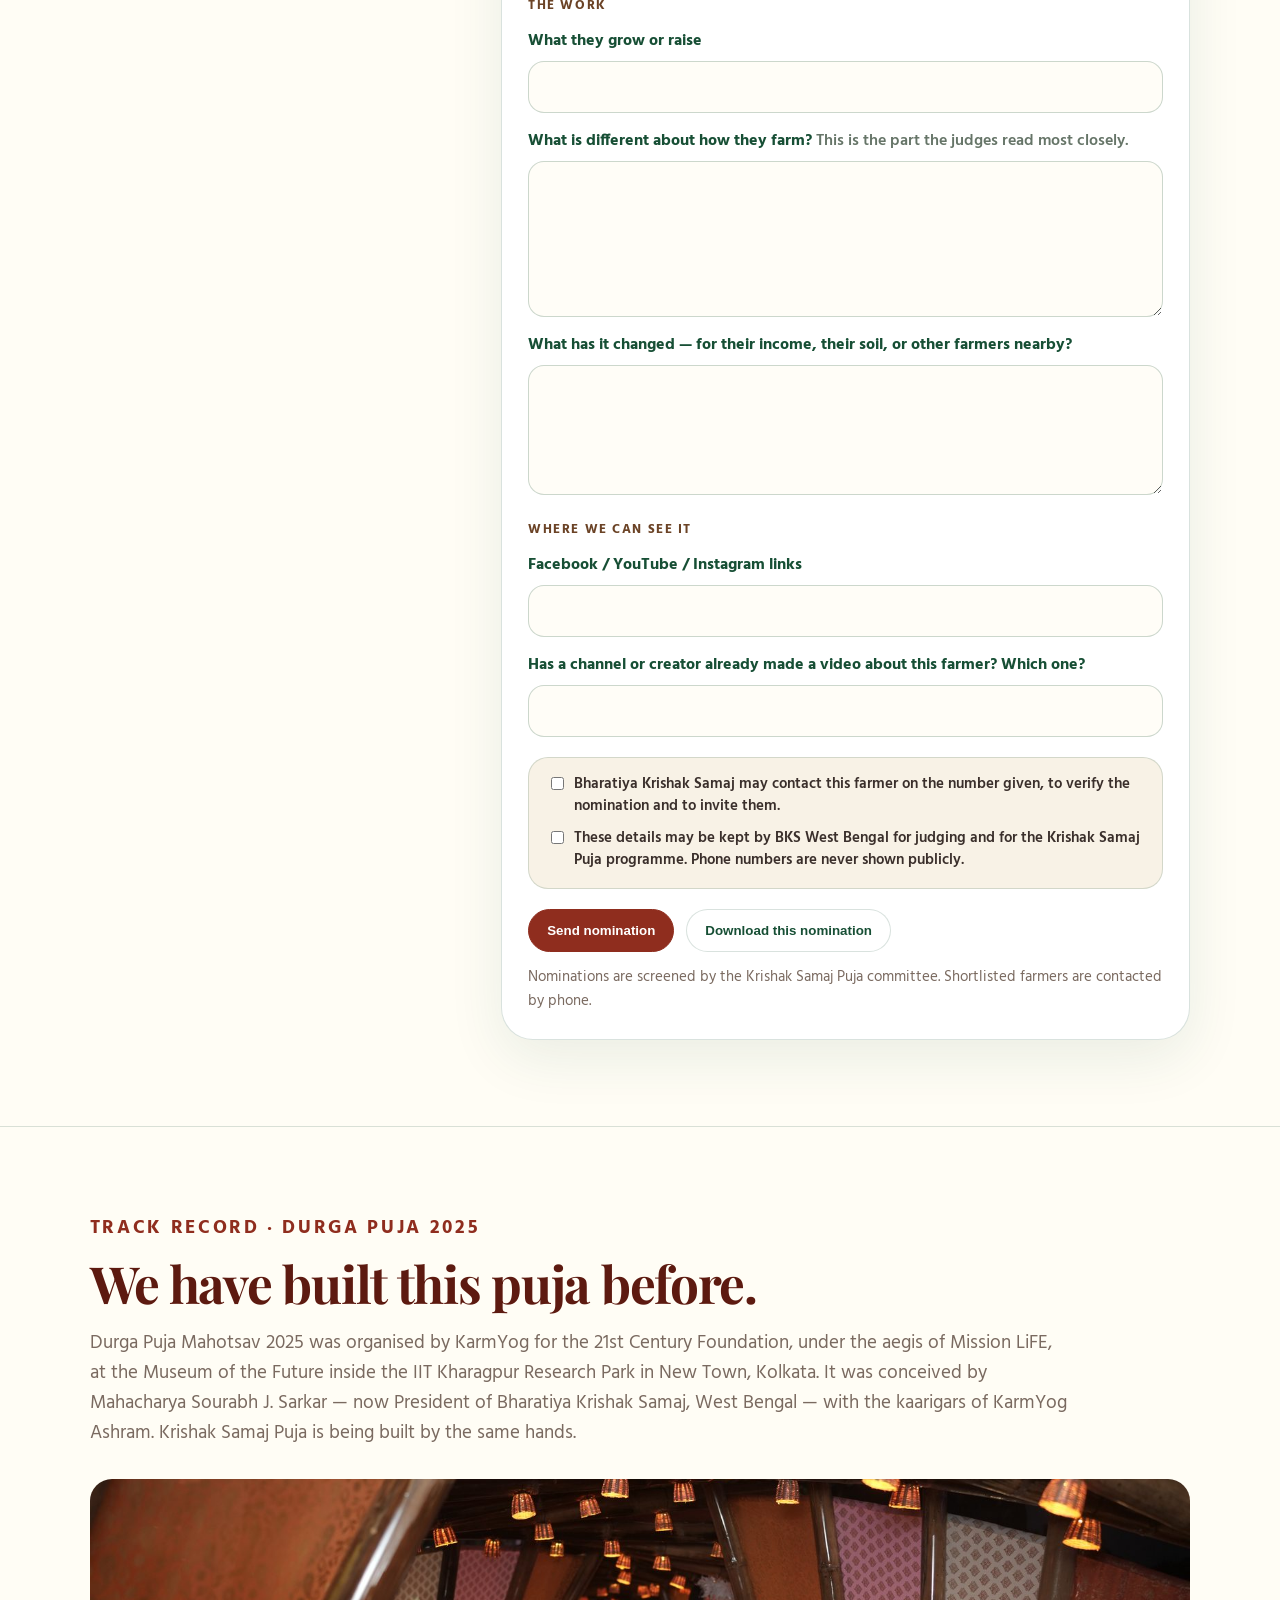
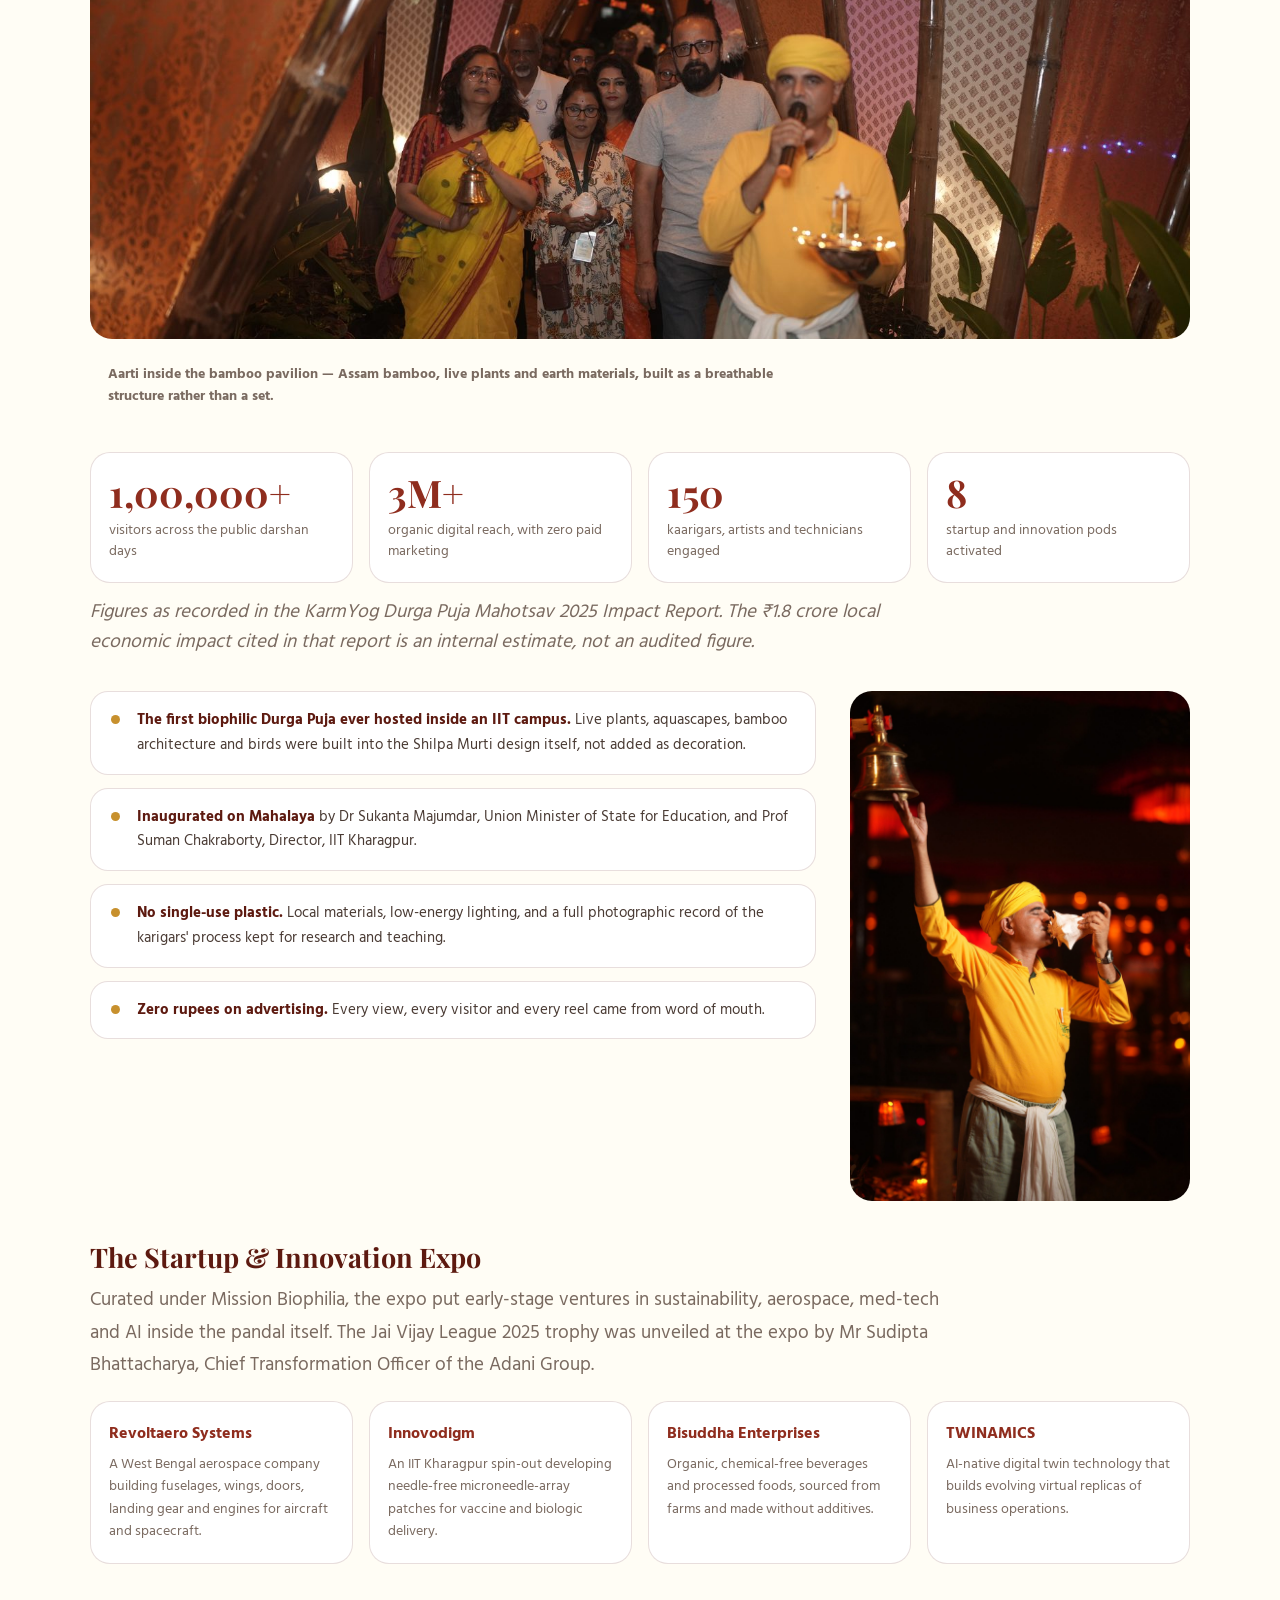
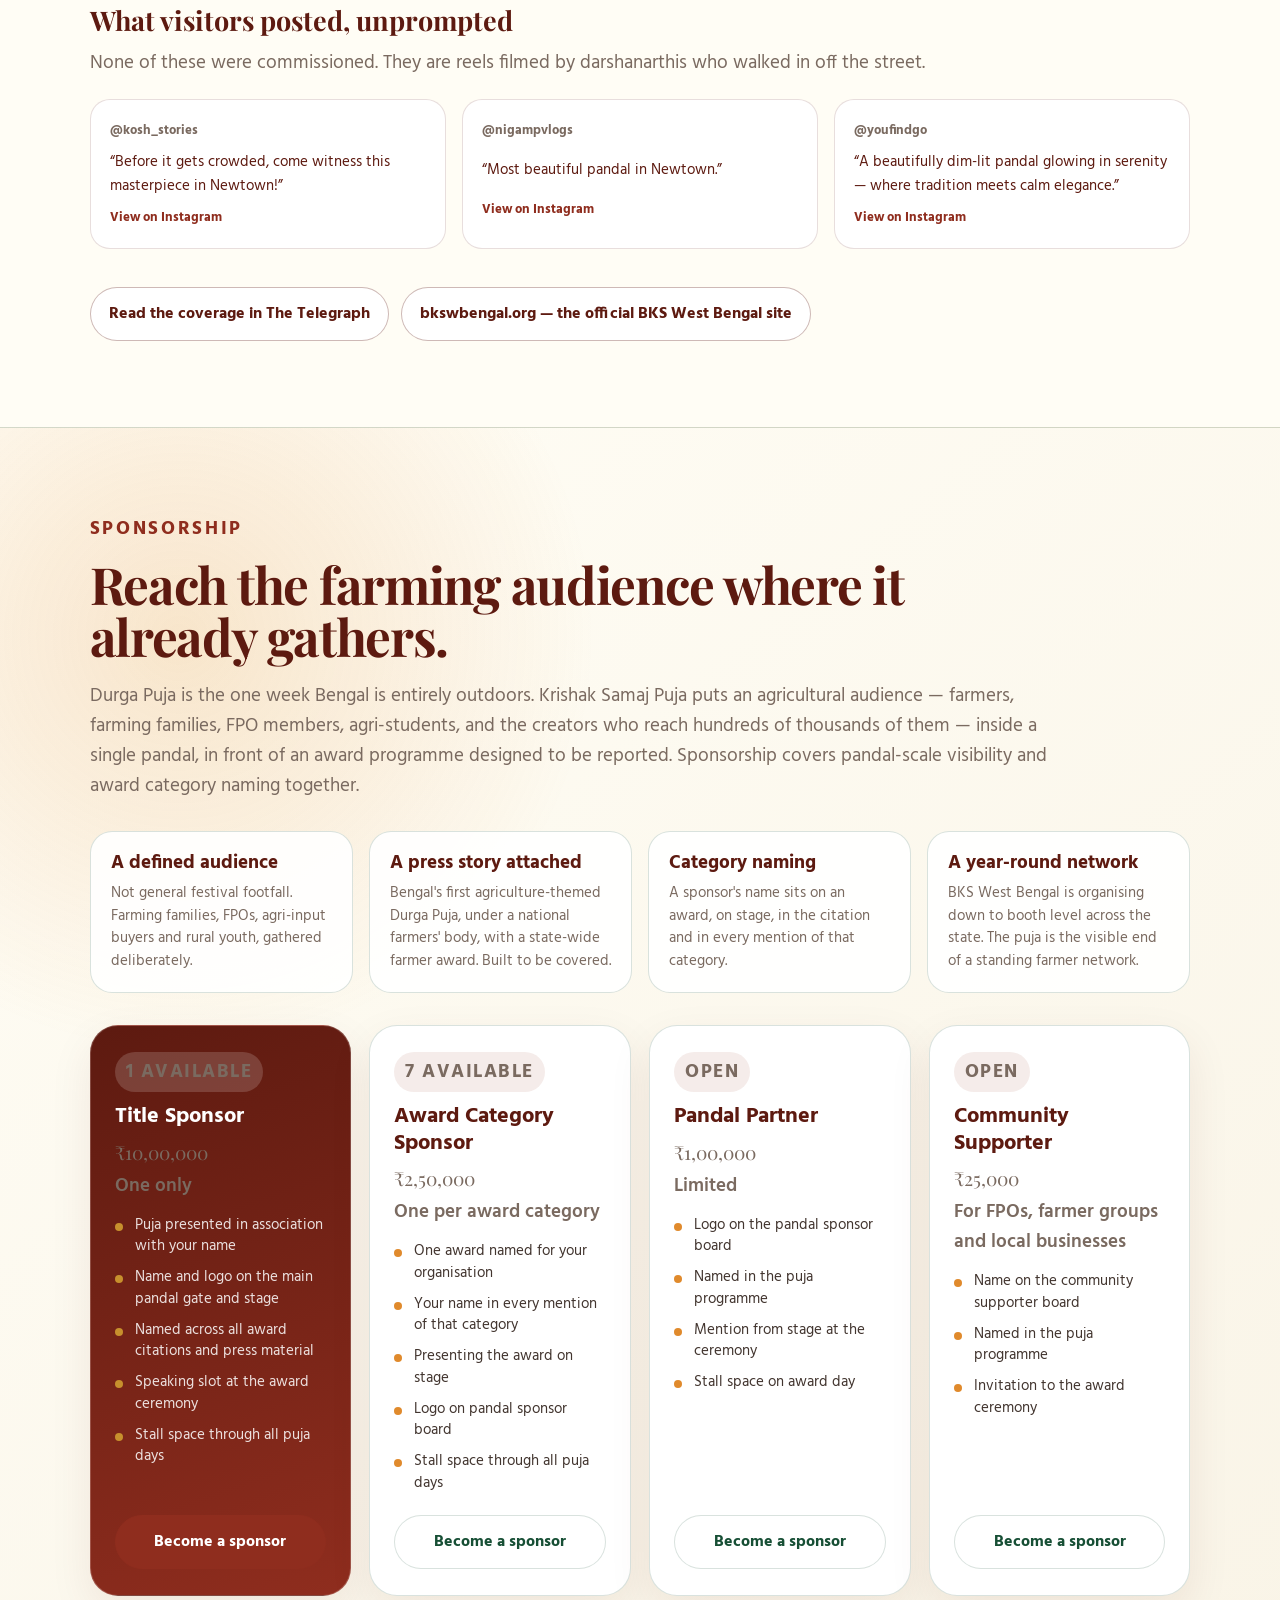
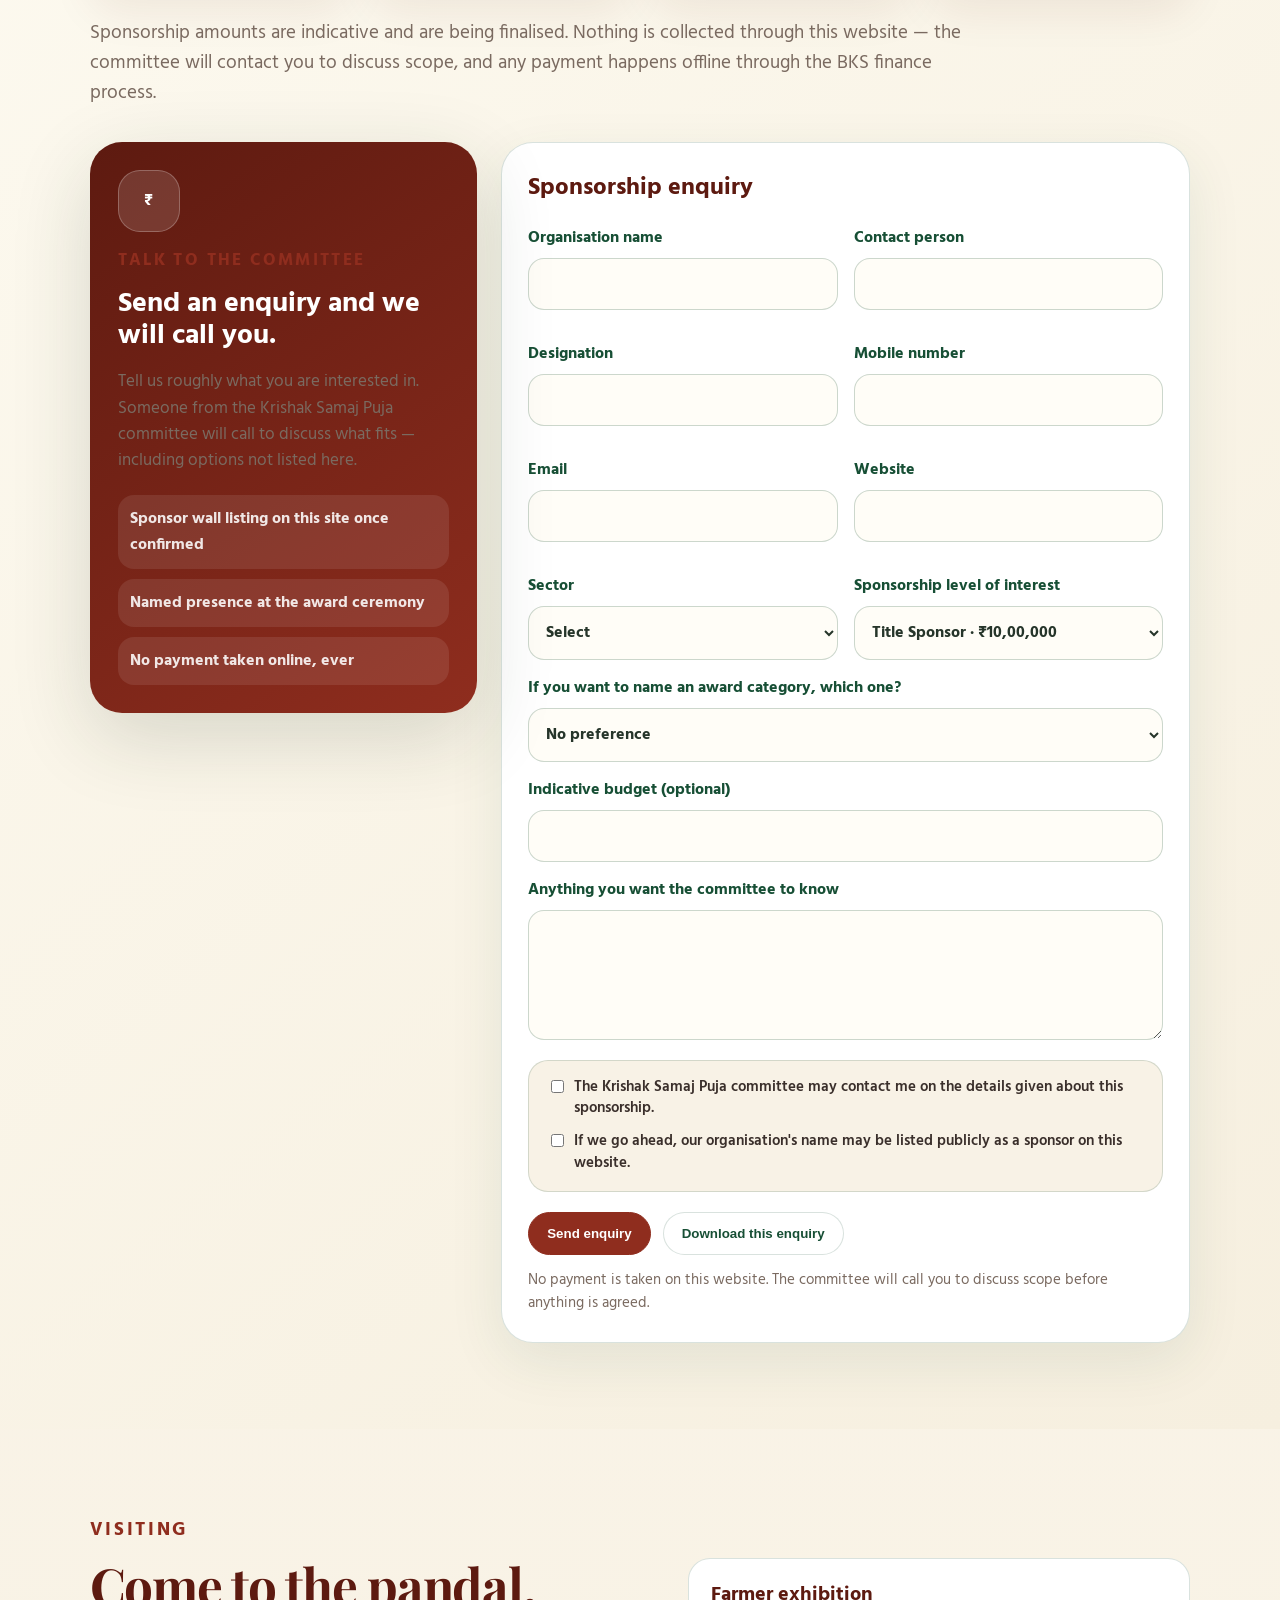
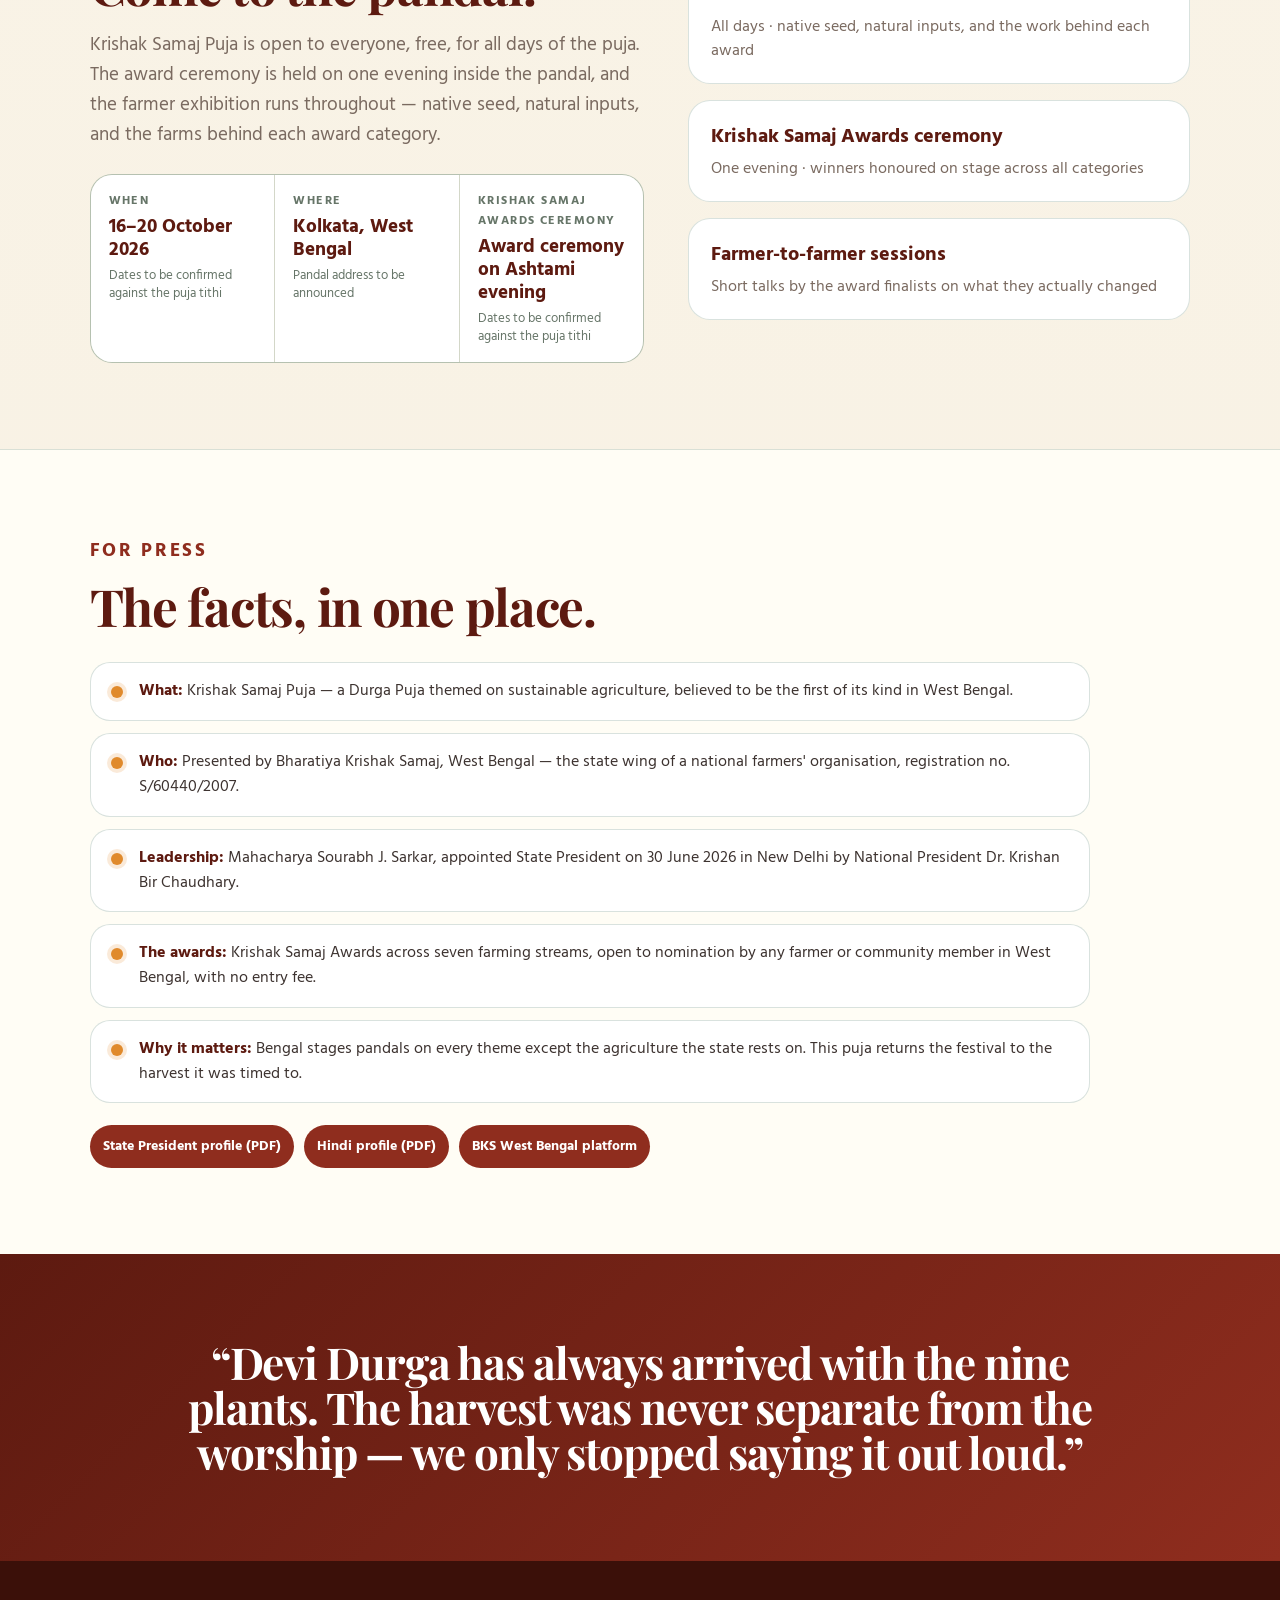
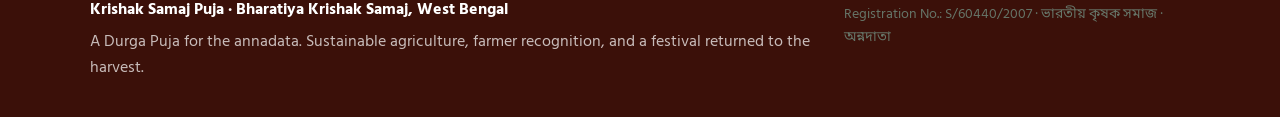
<file: puja/index.html>
<!doctype html>
<html lang="en">
<head>
  <meta charset="utf-8" />
  <meta name="viewport" content="width=device-width, initial-scale=1" />
  <title>Krishak Samaj Puja | Bengal's first agriculture-themed Durga Puja</title>
  <meta name="description" content="Krishak Samaj Puja — the first Durga Puja in West Bengal themed on sustainable agriculture, presented by Bharatiya Krishak Samaj, West Bengal, with a state-wide farmer awards ceremony." />
  <meta property="og:type" content="website" />
  <meta property="og:url" content="https://bks-bangla.vercel.app/puja" />
  <meta property="og:site_name" content="Krishak Samaj Puja" />
  <meta property="og:title" content="Krishak Samaj Puja | Bengal's first agriculture-themed Durga Puja" />
  <meta property="og:description" content="A Durga Puja for the annadata. Presented by Bharatiya Krishak Samaj, West Bengal, with the state's first farmer awards across fishery, animal husbandry, urban gardening and tech-enabled farming." />
  <meta property="og:image" content="https://bks-bangla.vercel.app/assets/puja-2025/og-puja-2025.jpg" />
  <meta name="twitter:card" content="summary_large_image" />
  <meta name="twitter:image" content="https://bks-bangla.vercel.app/assets/puja-2025/og-puja-2025.jpg" />
  <meta name="twitter:title" content="Krishak Samaj Puja | Bengal's first agriculture-themed Durga Puja" />
  <meta name="twitter:description" content="Presented by Bharatiya Krishak Samaj, West Bengal. Sustainable agriculture as the theme, with a state-wide farmer awards ceremony." />
  <link rel="preconnect" href="https://fonts.googleapis.com">
  <link rel="preconnect" href="https://fonts.gstatic.com" crossorigin>
  <link href="https://fonts.googleapis.com/css2?family=Hind:wght@400;500;600;700&family=Noto+Sans+Bengali:wght@400;500;600;700&family=Playfair+Display:wght@600;700&display=swap" rel="stylesheet">
  <link rel="stylesheet" href="/styles.css" />
  <link rel="stylesheet" href="/puja.css" />
</head>
<body class="puja-body">
  <header class="site-header">
    <a class="brand" href="/puja" aria-label="Krishak Samaj Puja">
      <img class="brand-logo" src="/assets/bks-logo-unit.png" alt="Bharatiya Krishak Samaj logo" />
      <span>
        <strong data-i18n="brand">Krishak Samaj Puja</strong>
        <small data-i18n="brandSub">Bharatiya Krishak Samaj · West Bengal</small>
      </span>
    </a>
    <nav>
      <a href="#theme" data-i18n="navTheme">The theme</a>
      <a href="#awards" data-i18n="navAwards">Awards</a>
      <a href="#record" data-i18n="navRecord">2025 record</a>
      <a href="#nominate" data-i18n="navNominate">Nominate</a>
      <a href="#sponsor" data-i18n="navSponsor">Sponsor</a>
      <a href="#visit" data-i18n="navVisit">Visit</a>
    </nav>
    <div class="lang-switch" aria-label="Language switcher">
      <button class="active" data-lang="en">EN</button>
      <button data-lang="hi">हिं</button>
      <button data-lang="bn">বাং</button>
    </div>
  </header>

  <div class="provisional-note" data-i18n="provisional">Details on this page are provisional. Dates, venue and sponsorship amounts are being finalised by Bharatiya Krishak Samaj, West Bengal and will be confirmed before any commitment.</div>
  <main id="top">
    <section class="hero puja-hero">
      <div class="grain"></div>
      <div class="hero-copy">
        <p class="hero-kicker" data-i18n="heroKicker">First of its kind in West Bengal</p>
        <p class="eyebrow" id="heroDates">—</p>
        <h1 data-i18n="heroTitle">A Durga Puja for the annadata.</h1>
        <p class="lead" data-i18n="heroLead">Krishak Samaj Puja is the first Durga Puja in West Bengal built around sustainable agriculture — the soil, the seed, the water and the hands that feed Bengal. Presented by Bharatiya Krishak Samaj, West Bengal, it carries a state-wide farmer awards ceremony inside the pandal, honouring the cultivators whose work usually goes unseen.</p>
        <div class="hero-meta">
          <div><span data-i18n="metaWhenLabel">When</span><strong id="metaWhen">—</strong></div>
          <div><span data-i18n="metaWhereLabel">Where</span><strong id="metaWhere">—</strong></div>
          <div><span data-i18n="metaWhoLabel">Presented by</span><strong data-i18n="metaWho">Bharatiya Krishak Samaj, West Bengal</strong></div>
        </div>
        <div class="hero-actions">
          <a class="button primary" href="#sponsor" data-i18n="heroCta1">Become a sponsor</a>
          <a class="button ghost" href="#nominate" data-i18n="heroCta2">Nominate a farmer</a>
        </div>
        <!-- The hero photograph is from the 2025 Mahotsav, which was a KarmYog
             event. Without this credit the image reads as BKS's own pandal. -->
        <p class="hero-credit" data-i18n="heroCredit">Pictured: Durga Puja Mahotsav 2025 at the IIT Kharagpur Research Park, organised by KarmYog for the 21st Century Foundation. <a href="#record">See the 2025 record</a>.</p>
      </div>
      <aside class="hero-card puja-count-card" aria-label="Nominations received">
        <p class="eyebrow" data-i18n="countEyebrow">Nominations open</p>
        <div class="coverage-figure">
          <strong id="countNominations">—</strong>
          <span data-i18n="countNominationsLabel">farmers nominated</span>
        </div>
        <div class="coverage-split">
          <div><strong id="countDistricts">—</strong><span data-i18n="countDistrictsLabel">districts represented</span></div>
          <div><strong id="countCategories">7</strong><span data-i18n="countCategoriesLabel">award categories</span></div>
        </div>
        <div class="card-rule"></div>
        <p class="small" data-i18n="countNote">Any farmer in West Bengal may be nominated, by themselves or by anyone who knows their work. There is no fee to enter and no fee to win.</p>
      </aside>
    </section>

    <section class="stats-strip" aria-label="What makes this puja different">
      <div>
        <strong data-i18n="diff1">First agriculture-themed Durga Puja</strong>
        <span data-i18n="diff1Sub">Bengal has pandals on every theme but the one that feeds it</span>
      </div>
      <div>
        <strong data-i18n="diff2">A farmer award, not a trophy</strong>
        <span data-i18n="diff2Sub">State-wide recognition across seven farming streams</span>
      </div>
      <div>
        <strong data-i18n="diff3">Under a national farmers' body</strong>
        <span data-i18n="diff3Sub">Bharatiya Krishak Samaj, registered 2007, active nationally</span>
      </div>
    </section>

    <section class="section split" id="theme">
      <div>
        <p class="eyebrow" data-i18n="themeEyebrow">The theme</p>
        <h2 data-i18n="themeTitle">Sustainable agriculture, told as worship.</h2>
      </div>
      <div class="rich-text">
        <p data-i18n="themeP1">Durga Puja in Bengal has been staged around cinema, architecture, politics, space travel and social causes. It has not been staged around the thing Bengal actually stands on — its farmland. Krishak Samaj Puja puts soil, seed, water and the farming family at the centre of the pandal.</p>
        <p data-i18n="themeP2">The mandap draws on the older idea already inside the festival: Devi Durga arrives with Nabapatrika, the nine plants; Kola Bou is a banana plant; the harvest is what the festival was timed to. This puja does not invent an agricultural theme so much as return the festival to it.</p>
        <p data-i18n="themeP3">Inside, the pandal carries the working argument of Bharatiya Krishak Samaj — natural and chemical-conscious farming, native seed, soil health, fair price, and farming as a livelihood a young person can choose without apology.</p>
      </div>
    </section>

    <section class="section legacy">
      <div class="legacy-panel">
        <p class="eyebrow" data-i18n="bannerEyebrow">Under whose banner</p>
        <h2 data-i18n="bannerTitle">Bharatiya Krishak Samaj, West Bengal.</h2>
        <p data-i18n="bannerText">This puja is not a standalone committee. It is organised by the West Bengal wing of Bharatiya Krishak Samaj, a national farmers' organisation, and it is one part of a wider programme of farmer organisation across the state.</p>
        <a class="button outline" href="/" data-i18n="bannerLink">See the BKS West Bengal platform</a>
      </div>
      <div class="leader-strip">
        <article>
          <img src="/assets/dr-krishan-bir-chaudhary.jpg" alt="Dr. Krishan Bir Chaudhary" />
          <div>
            <p class="eyebrow" data-i18n="leader1Eyebrow">National President</p>
            <h3 data-i18n="leader1Title">Dr. Krishan Bir Chaudhary</h3>
            <p data-i18n="leader1Text">National President of Bharatiya Krishak Samaj, long associated with national farmer policy, MSP discussions and farmer advocacy.</p>
          </div>
        </article>
        <article>
          <div class="portrait-placeholder">SJ</div>
          <div>
            <p class="eyebrow" data-i18n="leader2Eyebrow">State President, West Bengal</p>
            <h3 data-i18n="leader2Title">Mahacharya Sourabh J. Sarkar</h3>
            <p data-i18n="leader2Text">Appointed President of Bharatiya Krishak Samaj, West Bengal on 30 June 2026 in New Delhi. Agriculturist-educationist, urban farming pioneer, and founder of KarmYog for the 21st Century.</p>
          </div>
        </article>
      </div>
    </section>

    <section class="section awards" id="awards">
      <div class="enroll-intro">
        <p class="eyebrow" data-i18n="awardsEyebrow">Krishak Samaj Awards 2026</p>
        <h2 data-i18n="awardsTitle">Seven awards for the farmers Bengal does not photograph.</h2>
        <p data-i18n="awardsText">The awards are decided from nominations sent by farmers, families and communities across West Bengal, together with farmers already documented by the creators who have spent years profiling innovative agriculture in this state. Winners are honoured on stage at the pandal during the puja.</p>
      </div>
      <div class="award-grid" id="awardGrid"></div>
      <p class="award-footnote" data-i18n="awardsFootnote">Category list is being finalised with the Krishak Samaj Puja social media committee. Additional streams may be added as nominations reveal what is actually being done in the field.</p>
    </section>

    <section class="section nominate-section" id="nominate">
      <div class="enroll-intro">
        <p class="eyebrow" data-i18n="nominateEyebrow">Nominations</p>
        <h2 data-i18n="nominateTitle">Nominate a farmer. Or nominate yourself.</h2>
        <p data-i18n="nominateText">If you know a farmer doing something worth seeing — a fish farmer who solved saline water, a woman running a dairy on four cows, a boy growing vegetables on a Kolkata roof — send their name. If that farmer is you, send your own. There is no entry fee.</p>
      </div>
      <div class="claim-layout">
        <aside class="agent-panel nominate-guide" aria-label="What makes a strong nomination">
          <div class="agent-avatar">✦</div>
          <p class="eyebrow" data-i18n="guideEyebrow">What we are looking for</p>
          <h3 data-i18n="guideTitle">Not the biggest farm. The most interesting one.</h3>
          <p data-i18n="guideText">Scale is not the test. A farmer working two bighas with a genuinely better method matters more here than a large farm doing what everyone else does.</p>
          <ul class="agent-checklist">
            <li data-i18n="guideCheck1">Something changed — a method, a crop, a way of selling</li>
            <li data-i18n="guideCheck2">Other farmers nearby can copy it</li>
            <li data-i18n="guideCheck3">It holds up on soil, water and input cost</li>
            <li data-i18n="guideCheck4">There is something to see — photos, video, a page online</li>
          </ul>
        </aside>

        <form class="enroll-form" id="nominationForm">
          <fieldset class="role-choice">
            <legend data-i18n="fieldWhoFiling">Who is filling this in</legend>
            <label class="role-option">
              <input type="radio" name="nomination_type" value="self" checked />
              <span><strong data-i18n="typeSelf">I am the farmer</strong><small data-i18n="typeSelfNote">Nominating my own work</small></span>
            </label>
            <label class="role-option">
              <input type="radio" name="nomination_type" value="on_behalf" />
              <span><strong data-i18n="typeOther">I am nominating someone else</strong><small data-i18n="typeOtherNote">A farmer I know, or one I have documented</small></span>
            </label>
          </fieldset>

          <label><span data-i18n="fieldCategory">Award category</span>
            <select name="category" id="nominationCategory" required></select>
          </label>

          <h4 class="form-subhead" data-i18n="subheadFarmer">The farmer</h4>
          <div class="form-grid">
            <label><span data-i18n="fieldFarmerName">Farmer's full name</span><input name="farmer_name" required maxlength="120" /></label>
            <label><span data-i18n="fieldFarmerPhone">Farmer's mobile number</span><input name="farmer_phone" required inputmode="numeric" pattern="[0-9+ ]{10,15}" /></label>
            <label><span data-i18n="fieldFarmerDistrict">District</span>
              <select name="farmer_district" required>
                <option value="" data-i18n="optSelect">Select</option>
                <option>Alipurduar</option><option>Bankura</option><option>Birbhum</option><option>Cooch Behar</option><option>Dakshin Dinajpur</option><option>Darjeeling</option><option>Hooghly</option><option>Howrah</option><option>Jalpaiguri</option><option>Jhargram</option><option>Kalimpong</option><option>Kolkata</option><option>Malda</option><option>Murshidabad</option><option>Nadia</option><option>North 24 Parganas</option><option>Paschim Bardhaman</option><option>Paschim Medinipur</option><option>Purba Bardhaman</option><option>Purba Medinipur</option><option>Purulia</option><option>South 24 Parganas</option><option>Uttar Dinajpur</option>
              </select>
            </label>
            <label><span data-i18n="fieldFarmerBlock">Block / Municipality</span><input name="farmer_block" maxlength="120" /></label>
            <label><span data-i18n="fieldFarmerVillage">Village / Para</span><input name="farmer_village" maxlength="180" /></label>
            <label><span data-i18n="fieldFarmerGender">Gender</span>
              <select name="farmer_gender">
                <option value="" data-i18n="optSelect">Select</option>
                <option value="female" data-i18n="optFemale">Female</option>
                <option value="male" data-i18n="optMale">Male</option>
                <option value="other" data-i18n="optOther">Other</option>
                <option value="undisclosed" data-i18n="optUndisclosed">Prefer not to say</option>
              </select>
            </label>
            <label><span data-i18n="fieldYearsFarming">Years farming</span><input name="years_farming" type="number" min="0" max="100" inputmode="numeric" /></label>
            <label><span data-i18n="fieldLandHolding">Land / scale</span>
              <select name="land_holding">
                <option value="" data-i18n="optSelect">Select</option>
                <option value="rooftop_terrace" data-i18n="optRooftop">Rooftop / terrace / kitchen garden</option>
                <option value="landless" data-i18n="optLandless">Landless / farm worker</option>
                <option value="sharecropper" data-i18n="optSharecropper">Bargadar / sharecropper</option>
                <option value="under-1-acre" data-i18n="optUnder1">Under 1 acre</option>
                <option value="1-3-acre" data-i18n="opt13">1 to 3 acres</option>
                <option value="3-10-acre" data-i18n="opt310">3 to 10 acres</option>
                <option value="10-plus-acre" data-i18n="opt10p">More than 10 acres</option>
              </select>
            </label>
          </div>

          <h4 class="form-subhead" data-i18n="subheadWork">The work</h4>
          <label><span data-i18n="fieldWhatGrow">What they grow or raise</span><input name="what_they_grow" maxlength="300" /></label>
          <label><span data-i18n="fieldInnovation">What is different about how they farm? <em data-i18n="fieldInnovationHint">This is the part the judges read most closely.</em></span><textarea name="innovation_summary" required rows="5" maxlength="1500"></textarea></label>
          <label><span data-i18n="fieldImpact">What has it changed — for their income, their soil, or other farmers nearby?</span><textarea name="impact_summary" rows="4" maxlength="1200"></textarea></label>

          <h4 class="form-subhead" data-i18n="subheadEvidence">Where we can see it</h4>
          <label><span data-i18n="fieldSocial">Facebook / YouTube / Instagram links</span><input name="social_links" maxlength="600" /></label>
          <label><span data-i18n="fieldFeatured">Has a channel or creator already made a video about this farmer? Which one?</span><input name="featured_by_channel" maxlength="300" /></label>

          <div class="nominator-block" id="nominatorBlock" hidden>
            <h4 class="form-subhead" data-i18n="subheadNominator">About you</h4>
            <div class="form-grid">
              <label><span data-i18n="fieldNominatorName">Your name</span><input name="nominator_name" maxlength="120" /></label>
              <label><span data-i18n="fieldNominatorPhone">Your mobile number</span><input name="nominator_phone" inputmode="numeric" pattern="[0-9+ ]{0,15}" /></label>
              <label><span data-i18n="fieldNominatorRel">How do you know this farmer?</span><input name="nominator_relationship" maxlength="180" /></label>
            </div>
          </div>

          <div class="consent-block">
            <label class="checkbox"><input type="checkbox" name="consent_contact" required /><span data-i18n="nomConsent1">Bharatiya Krishak Samaj may contact this farmer on the number given, to verify the nomination and to invite them.</span></label>
            <label class="checkbox"><input type="checkbox" name="consent_data" required /><span data-i18n="nomConsent2">These details may be kept by BKS West Bengal for judging and for the Krishak Samaj Puja programme. Phone numbers are never shown publicly.</span></label>
          </div>

          <div class="form-actions">
            <button type="submit" class="button primary" data-i18n="submitNomination">Send nomination</button>
            <button type="button" class="button outline" id="downloadNomination" data-i18n="downloadNomination">Download this nomination</button>
          </div>
          <p class="form-status" id="nominationStatus" data-i18n="nominationStatusText">Nominations are screened by the Krishak Samaj Puja committee. Shortlisted farmers are contacted by phone.</p>
        </form>
      </div>
    </section>

    <!-- 2025 credentials. The 2025 Mahotsav was organised by KarmYog for the
         21st Century Foundation, NOT by BKS. The attribution line below is
         load-bearing: it is what makes this a credential rather than a claim.
         Figures are attributed to the KarmYog 2025 Impact Report on purpose —
         they are not independently audited. -->
    <section class="section record-2025" id="record">
      <div class="enroll-intro">
        <p class="eyebrow" data-i18n="recEyebrow">Track record · Durga Puja 2025</p>
        <h2 data-i18n="recTitle">We have built this puja before.</h2>
        <p data-i18n="recLead">Durga Puja Mahotsav 2025 was organised by KarmYog for the 21st Century Foundation, under the aegis of Mission LiFE, at the Museum of the Future inside the IIT Kharagpur Research Park in New Town, Kolkata. It was conceived by Mahacharya Sourabh J. Sarkar — now President of Bharatiya Krishak Samaj, West Bengal — with the kaarigars of KarmYog Ashram. Krishak Samaj Puja is being built by the same hands.</p>
      </div>

      <figure class="record-figure">
        <img src="/assets/puja-2025/aarti-procession-2025.jpg" alt="Evening aarti procession through the bamboo pavilion at the 2025 Durga Puja Mahotsav, IIT Kharagpur Research Park" loading="lazy" width="1600" height="1067" />
        <figcaption data-i18n="recFig1">Aarti inside the bamboo pavilion — Assam bamboo, live plants and earth materials, built as a breathable structure rather than a set.</figcaption>
      </figure>

      <div class="record-stats">
        <div><strong>1,00,000+</strong><span data-i18n="recStat1">visitors across the public darshan days</span></div>
        <div><strong>3M+</strong><span data-i18n="recStat2">organic digital reach, with zero paid marketing</span></div>
        <div><strong>150</strong><span data-i18n="recStat3">kaarigars, artists and technicians engaged</span></div>
        <div><strong>8</strong><span data-i18n="recStat4">startup and innovation pods activated</span></div>
      </div>
      <p class="record-source" data-i18n="recSource">Figures as recorded in the KarmYog Durga Puja Mahotsav 2025 Impact Report. The ₹1.8 crore local economic impact cited in that report is an internal estimate, not an audited figure.</p>

      <div class="record-split">
        <ul class="record-facts">
          <li data-i18n="recFact1"><strong>The first biophilic Durga Puja ever hosted inside an IIT campus.</strong> Live plants, aquascapes, bamboo architecture and birds were built into the Shilpa Murti design itself, not added as decoration.</li>
          <li data-i18n="recFact2"><strong>Inaugurated on Mahalaya</strong> by Dr Sukanta Majumdar, Union Minister of State for Education, and Prof Suman Chakraborty, Director, IIT Kharagpur.</li>
          <li data-i18n="recFact3"><strong>No single-use plastic.</strong> Local materials, low-energy lighting, and a full photographic record of the karigars' process kept for research and teaching.</li>
          <li data-i18n="recFact4"><strong>Zero rupees on advertising.</strong> Every view, every visitor and every reel came from word of mouth.</li>
        </ul>
        <figure class="record-portrait">
          <img src="/assets/puja-2025/conch-aarti-2025.jpg" alt="Priest sounding the conch and ringing the bell during evening aarti at the 2025 Durga Puja Mahotsav" loading="lazy" width="1400" height="2100" />
        </figure>
      </div>

      <div class="record-block">
        <h3 data-i18n="recExpoTitle">The Startup &amp; Innovation Expo</h3>
        <p data-i18n="recExpoLead">Curated under Mission Biophilia, the expo put early-stage ventures in sustainability, aerospace, med-tech and AI inside the pandal itself. The Jai Vijay League 2025 trophy was unveiled at the expo by Mr Sudipta Bhattacharya, Chief Transformation Officer of the Adani Group.</p>
        <div class="record-startups">
          <article><h4>Revoltaero Systems</h4><p data-i18n="recSu1">A West Bengal aerospace company building fuselages, wings, doors, landing gear and engines for aircraft and spacecraft.</p></article>
          <article><h4>Innovodigm</h4><p data-i18n="recSu2">An IIT Kharagpur spin-out developing needle-free microneedle-array patches for vaccine and biologic delivery.</p></article>
          <article><h4>Bisuddha Enterprises</h4><p data-i18n="recSu3">Organic, chemical-free beverages and processed foods, sourced from farms and made without additives.</p></article>
          <article><h4>TWINAMICS</h4><p data-i18n="recSu4">AI-native digital twin technology that builds evolving virtual replicas of business operations.</p></article>
        </div>
      </div>

      <div class="record-block">
        <h3 data-i18n="recVoicesTitle">What visitors posted, unprompted</h3>
        <p data-i18n="recVoicesLead">None of these were commissioned. They are reels filmed by darshanarthis who walked in off the street.</p>
        <div class="record-reels">
          <a class="reel-card" href="https://www.instagram.com/reel/DPJyDhMEb3p/" target="_blank" rel="noopener noreferrer">
            <span class="reel-handle">@kosh_stories</span>
            <span class="reel-quote" data-i18n="recReel1">“Before it gets crowded, come witness this masterpiece in Newtown!”</span>
            <span class="reel-link" data-i18n="recReelCta">View on Instagram</span>
          </a>
          <a class="reel-card" href="https://www.instagram.com/reel/DPGEGE2kvkl/" target="_blank" rel="noopener noreferrer">
            <span class="reel-handle">@nigampvlogs</span>
            <span class="reel-quote" data-i18n="recReel2">“Most beautiful pandal in Newtown.”</span>
            <span class="reel-link" data-i18n="recReelCta">View on Instagram</span>
          </a>
          <a class="reel-card" href="https://www.instagram.com/reel/DPKHprmk-gn/" target="_blank" rel="noopener noreferrer">
            <span class="reel-handle">@youfindgo</span>
            <span class="reel-quote" data-i18n="recReel3">“A beautifully dim-lit pandal glowing in serenity — where tradition meets calm elegance.”</span>
            <span class="reel-link" data-i18n="recReelCta">View on Instagram</span>
          </a>
        </div>
      </div>

      <div class="record-links">
        <a class="button outline" href="https://www.telegraphindia.com/west-bengal/kolkata/innovation-mantra-for-iit-kharagpur-research-park-puja-in-new-town-prnt/cid/2125070" target="_blank" rel="noopener noreferrer" data-i18n="recPressCta">Read the coverage in The Telegraph</a>
        <a class="button outline" href="https://www.bkswbengal.org" target="_blank" rel="noopener noreferrer" data-i18n="recOrgCta">bkswbengal.org — the official BKS West Bengal site</a>
      </div>
    </section>

    <section class="section sponsor-section" id="sponsor">
      <div class="enroll-intro">
        <p class="eyebrow" data-i18n="sponsorEyebrow">Sponsorship</p>
        <h2 data-i18n="sponsorTitle">Reach the farming audience where it already gathers.</h2>
        <p data-i18n="sponsorText">Durga Puja is the one week Bengal is entirely outdoors. Krishak Samaj Puja puts an agricultural audience — farmers, farming families, FPO members, agri-students, and the creators who reach hundreds of thousands of them — inside a single pandal, in front of an award programme designed to be reported. Sponsorship covers pandal-scale visibility and award category naming together.</p>
      </div>

      <div class="sponsor-why">
        <article><h3 data-i18n="why1">A defined audience</h3><p data-i18n="why1Text">Not general festival footfall. Farming families, FPOs, agri-input buyers and rural youth, gathered deliberately.</p></article>
        <article><h3 data-i18n="why2">A press story attached</h3><p data-i18n="why2Text">Bengal's first agriculture-themed Durga Puja, under a national farmers' body, with a state-wide farmer award. Built to be covered.</p></article>
        <article><h3 data-i18n="why3">Category naming</h3><p data-i18n="why3Text">A sponsor's name sits on an award, on stage, in the citation and in every mention of that category.</p></article>
        <article><h3 data-i18n="why4">A year-round network</h3><p data-i18n="why4Text">BKS West Bengal is organising down to booth level across the state. The puja is the visible end of a standing farmer network.</p></article>
      </div>

      <div class="tier-grid" id="tierGrid"></div>
      <p class="tier-footnote" id="tierFootnote" data-i18n="tierFootnote">Sponsorship amounts are indicative and are being finalised. Nothing is collected through this website — the committee will contact you to discuss scope, and any payment happens offline through the BKS finance process.</p>

      <div class="sponsor-layout">
        <aside class="agent-panel sponsor-panel" aria-label="Sponsor contact">
          <div class="agent-avatar">₹</div>
          <p class="eyebrow" data-i18n="sponsorContactEyebrow">Talk to the committee</p>
          <h3 data-i18n="sponsorContactTitle">Send an enquiry and we will call you.</h3>
          <p data-i18n="sponsorContactText">Tell us roughly what you are interested in. Someone from the Krishak Samaj Puja committee will call to discuss what fits — including options not listed here.</p>
          <div class="sponsor-direct" id="sponsorDirect" hidden>
            <p class="eyebrow" data-i18n="sponsorDirectLabel">Or reach us directly</p>
            <p id="sponsorDirectDetails"></p>
          </div>
          <ul class="agent-checklist">
            <li data-i18n="sponsorCheck1">Sponsor wall listing on this site once confirmed</li>
            <li data-i18n="sponsorCheck2">Named presence at the award ceremony</li>
            <li data-i18n="sponsorCheck3">No payment taken online, ever</li>
          </ul>
        </aside>

        <form class="enroll-form" id="sponsorForm">
          <h3 data-i18n="sponsorFormTitle">Sponsorship enquiry</h3>
          <div class="form-grid">
            <label><span data-i18n="fieldOrg">Organisation name</span><input name="organisation_name" required maxlength="200" /></label>
            <label><span data-i18n="fieldContactPerson">Contact person</span><input name="contact_person" required maxlength="120" /></label>
            <label><span data-i18n="fieldDesignation">Designation</span><input name="designation" maxlength="120" /></label>
            <label><span data-i18n="fieldSponsorPhone">Mobile number</span><input name="phone" required inputmode="numeric" pattern="[0-9+ ]{10,15}" /></label>
            <label><span data-i18n="fieldSponsorEmail">Email</span><input name="email" type="email" maxlength="180" /></label>
            <label><span data-i18n="fieldWebsite">Website</span><input name="website" maxlength="200" /></label>
            <label><span data-i18n="fieldSector">Sector</span>
              <select name="sector">
                <option value="" data-i18n="optSelect">Select</option>
                <option value="seed" data-i18n="secSeed">Seed</option>
                <option value="fertiliser" data-i18n="secFert">Fertiliser / crop nutrition</option>
                <option value="agri_tech" data-i18n="secTech">Agri-tech / machinery</option>
                <option value="irrigation" data-i18n="secIrrigation">Irrigation / water</option>
                <option value="fishery_feed" data-i18n="secFishery">Fishery / aquaculture</option>
                <option value="dairy_livestock" data-i18n="secDairy">Dairy / livestock</option>
                <option value="bank_finance" data-i18n="secBank">Bank / rural finance / insurance</option>
                <option value="fpo_cooperative" data-i18n="secFpo">FPO / co-operative</option>
                <option value="retail_food" data-i18n="secRetail">Food / retail brand</option>
                <option value="other" data-i18n="optOther">Other</option>
              </select>
            </label>
            <label><span data-i18n="fieldTier">Sponsorship level of interest</span>
              <select name="tier_interest" id="sponsorTierSelect"></select>
            </label>
          </div>
          <label><span data-i18n="fieldCategoryInterest">If you want to name an award category, which one?</span>
            <select name="category_interest" id="sponsorCategorySelect"></select>
          </label>
          <label><span data-i18n="fieldBudget">Indicative budget (optional)</span><input name="budget_indication" maxlength="120" /></label>
          <label><span data-i18n="fieldMessage">Anything you want the committee to know</span><textarea name="message" rows="4" maxlength="1200"></textarea></label>

          <div class="consent-block">
            <label class="checkbox"><input type="checkbox" name="consent_contact" required /><span data-i18n="sponsorConsent1">The Krishak Samaj Puja committee may contact me on the details given about this sponsorship.</span></label>
            <label class="checkbox"><input type="checkbox" name="consent_public_listing" /><span data-i18n="sponsorConsent2">If we go ahead, our organisation's name may be listed publicly as a sponsor on this website.</span></label>
          </div>

          <div class="form-actions">
            <button type="submit" class="button primary" data-i18n="submitSponsor">Send enquiry</button>
            <button type="button" class="button outline" id="downloadSponsor" data-i18n="downloadSponsor">Download this enquiry</button>
          </div>
          <p class="form-status" id="sponsorStatus" data-i18n="sponsorStatusText">No payment is taken on this website. The committee will call you to discuss scope before anything is agreed.</p>
        </form>
      </div>

      <div class="sponsor-wall" id="sponsorWall" hidden>
        <p class="eyebrow" data-i18n="wallEyebrow">Our sponsors</p>
        <div class="wall-grid" id="wallGrid"></div>
      </div>
    </section>

    <section class="section visit-section" id="visit">
      <div>
        <p class="eyebrow" data-i18n="visitEyebrow">Visiting</p>
        <h2 data-i18n="visitTitle">Come to the pandal.</h2>
        <p data-i18n="visitText">Krishak Samaj Puja is open to everyone, free, for all days of the puja. The award ceremony is held on one evening inside the pandal, and the farmer exhibition runs throughout — native seed, natural inputs, and the farms behind each award category.</p>
        <div class="visit-facts" id="visitFacts"></div>
      </div>
      <div class="programme-list">
        <div><strong data-i18n="prog1">Farmer exhibition</strong><span data-i18n="prog1Text">All days · native seed, natural inputs, and the work behind each award</span></div>
        <div><strong data-i18n="prog2">Krishak Samaj Awards ceremony</strong><span data-i18n="prog2Text">One evening · winners honoured on stage across all categories</span></div>
        <div><strong data-i18n="prog3">Farmer-to-farmer sessions</strong><span data-i18n="prog3Text">Short talks by the award finalists on what they actually changed</span></div>
      </div>
    </section>

    <section class="section press-section" id="press">
      <div class="enroll-intro">
        <p class="eyebrow" data-i18n="pressEyebrow">For press</p>
        <h2 data-i18n="pressTitle">The facts, in one place.</h2>
      </div>
      <ul class="press-facts">
        <li data-i18n="press1"><strong>What:</strong> Krishak Samaj Puja — a Durga Puja themed on sustainable agriculture, believed to be the first of its kind in West Bengal.</li>
        <li data-i18n="press2"><strong>Who:</strong> Presented by Bharatiya Krishak Samaj, West Bengal — the state wing of a national farmers' organisation, registration no. S/60440/2007.</li>
        <li data-i18n="press3"><strong>Leadership:</strong> Mahacharya Sourabh J. Sarkar, appointed State President on 30 June 2026 in New Delhi by National President Dr. Krishan Bir Chaudhary.</li>
        <li data-i18n="press4"><strong>The awards:</strong> Krishak Samaj Awards across seven farming streams, open to nomination by any farmer or community member in West Bengal, with no entry fee.</li>
        <li data-i18n="press5"><strong>Why it matters:</strong> Bengal stages pandals on every theme except the agriculture the state rests on. This puja returns the festival to the harvest it was timed to.</li>
      </ul>
      <div class="download-row">
        <a href="/assets/mahacharya-sourabh-j-sarkar-profile.pdf" data-i18n="pressProfile">State President profile (PDF)</a>
        <a href="/assets/mahacharya-sourabh-j-sarkar-profile-hindi.pdf" data-i18n="pressProfileHi">Hindi profile (PDF)</a>
        <a href="/" data-i18n="pressPlatform">BKS West Bengal platform</a>
      </div>
    </section>

    <section class="section quote-band">
      <h2 data-i18n="pujaQuote">“Devi Durga has always arrived with the nine plants. The harvest was never separate from the worship — we only stopped saying it out loud.”</h2>
    </section>
  </main>

  <footer class="footer">
    <div>
      <strong data-i18n="footerBrand">Krishak Samaj Puja · Bharatiya Krishak Samaj, West Bengal</strong>
      <p data-i18n="footerText">A Durga Puja for the annadata. Sustainable agriculture, farmer recognition, and a festival returned to the harvest.</p>
    </div>
    <p class="small">Registration No.: S/60440/2007 · ভারতীয় কৃষক সমাজ · অন্নদাতা</p>
  </footer>

  <script src="/puja.js"></script>
</body>
</html>
</file>
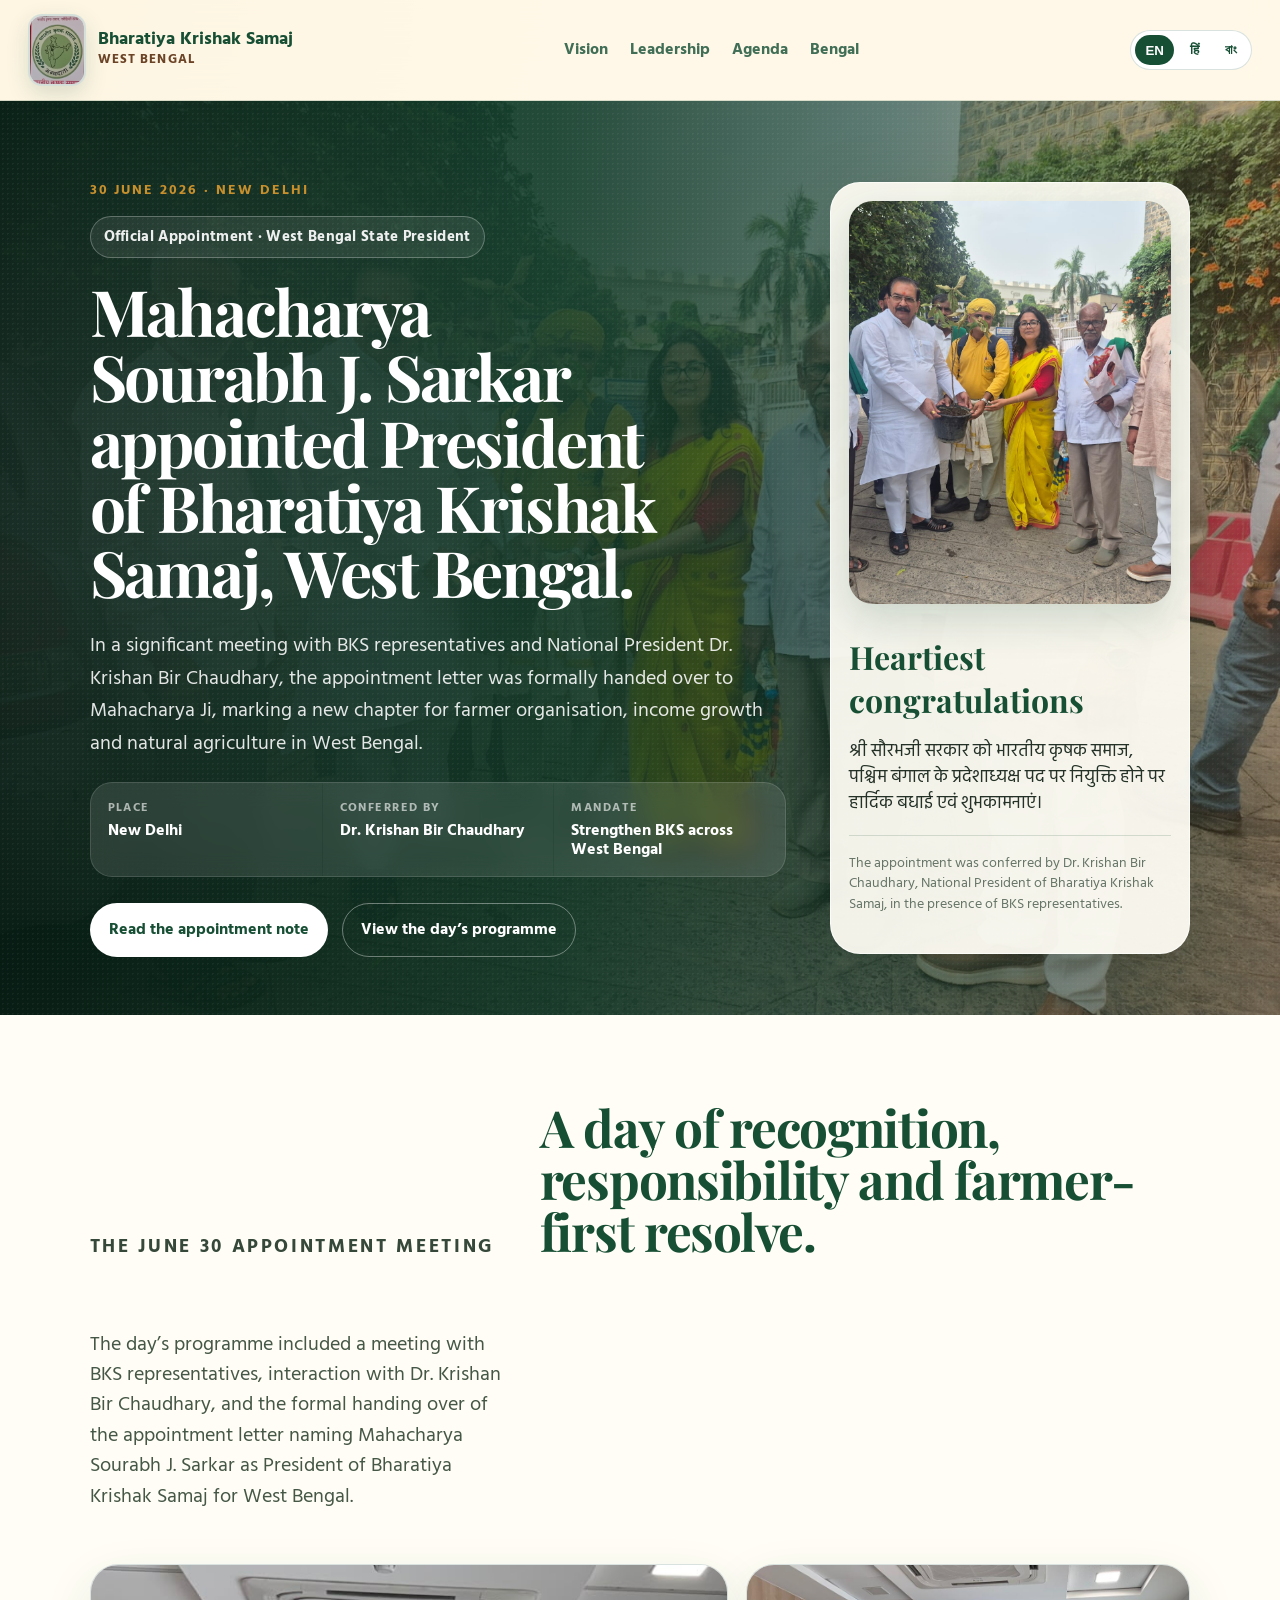
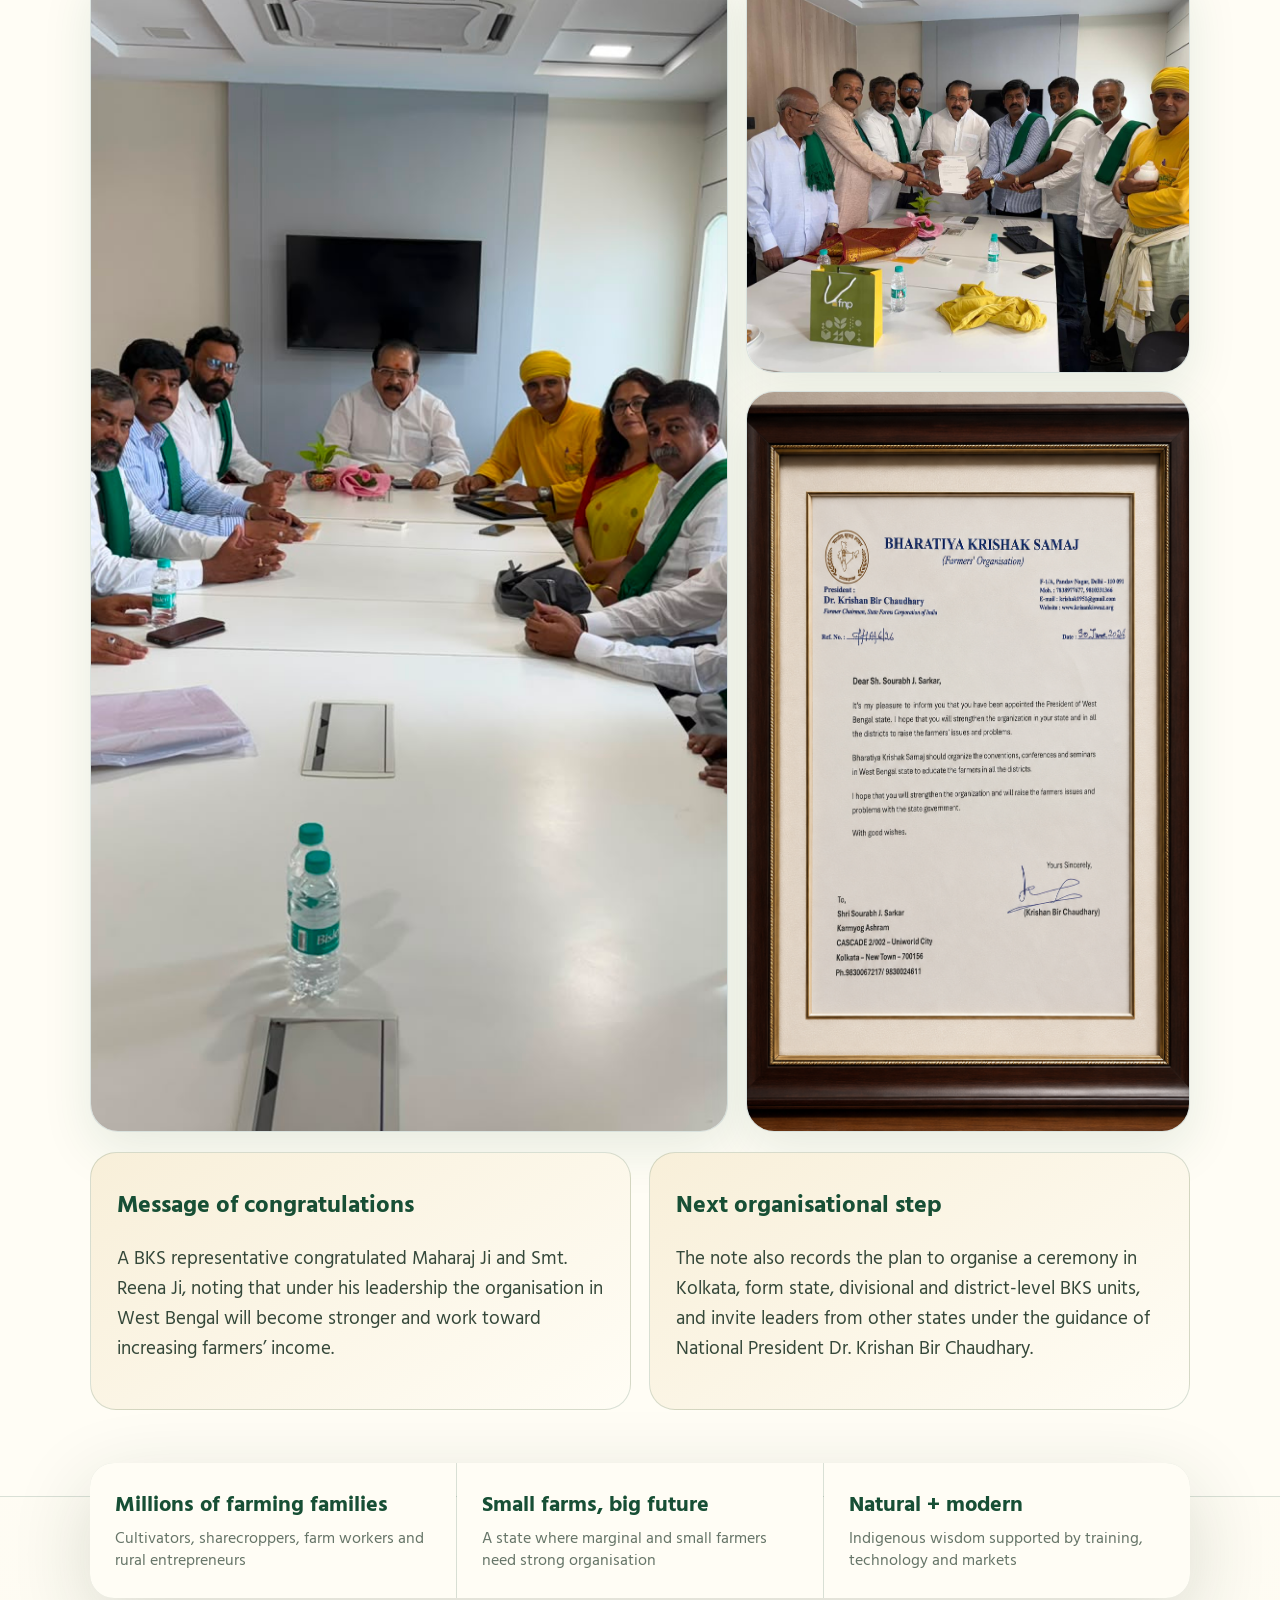
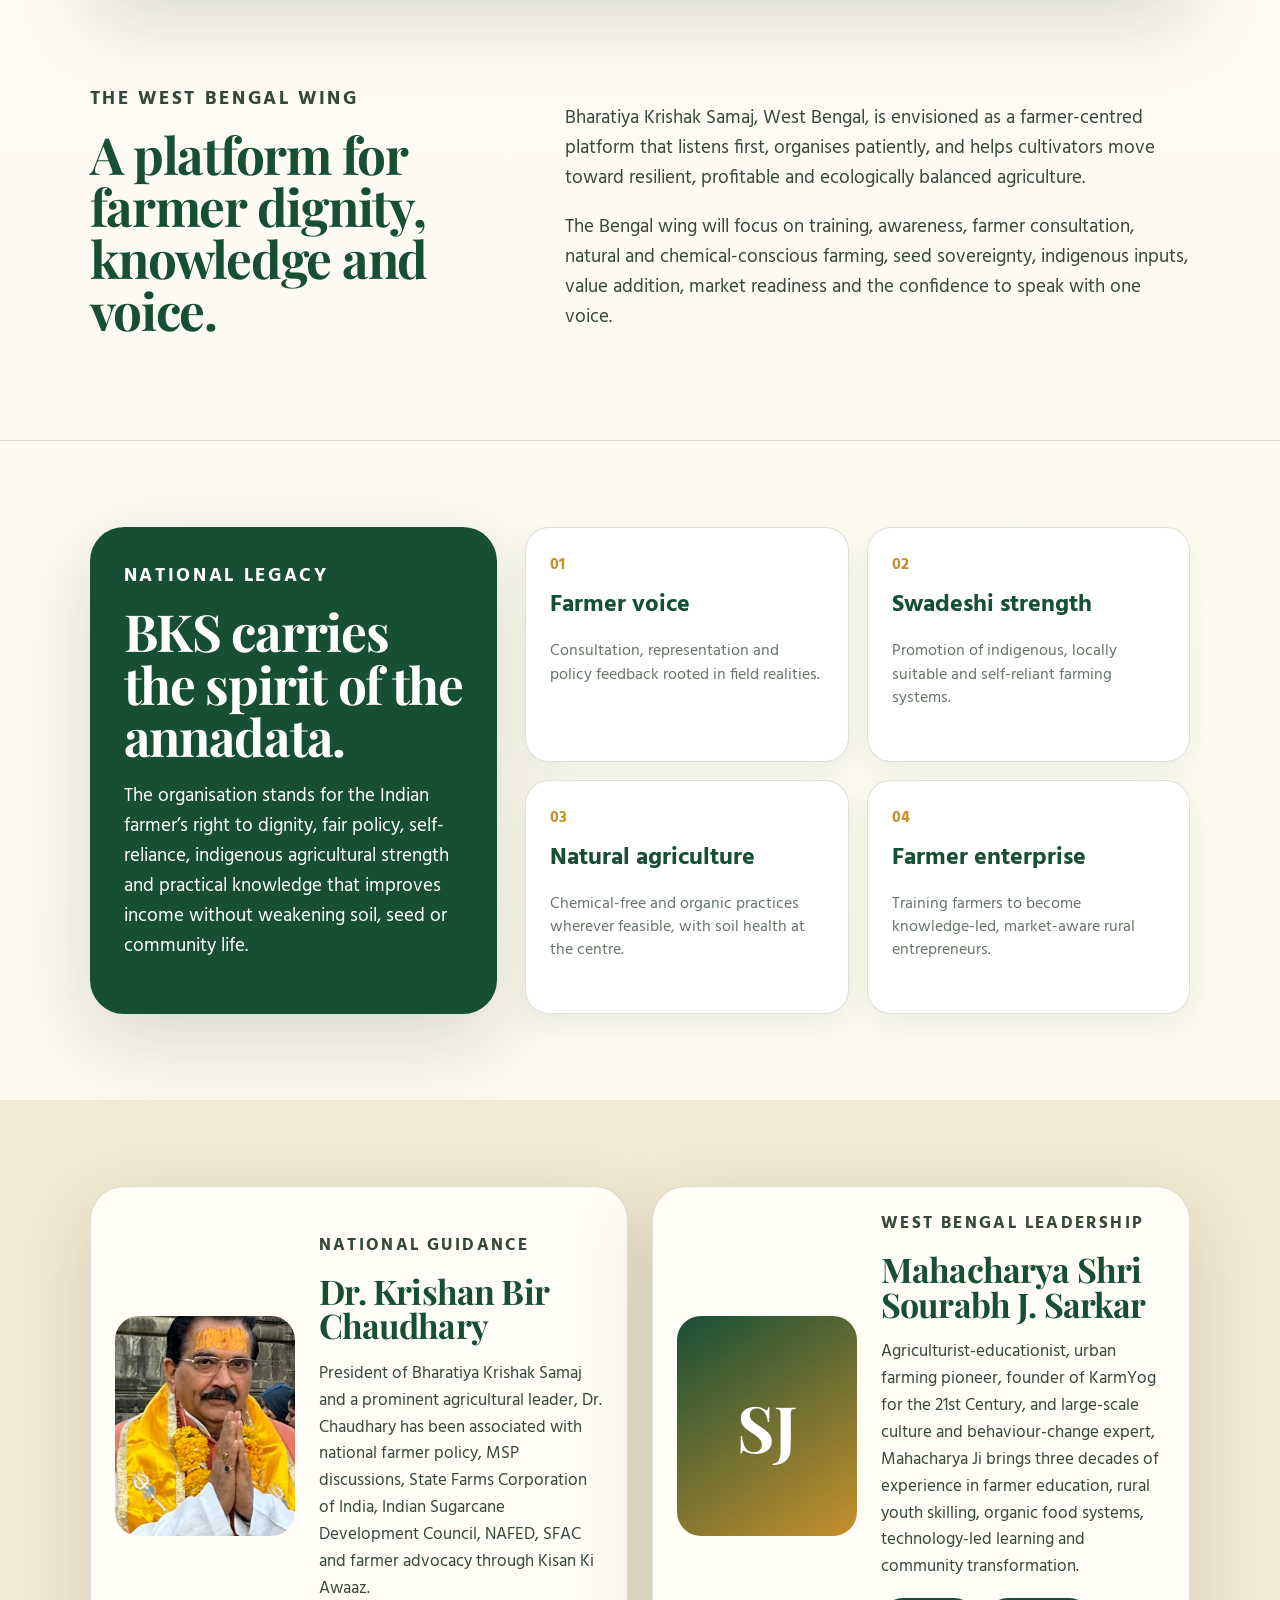
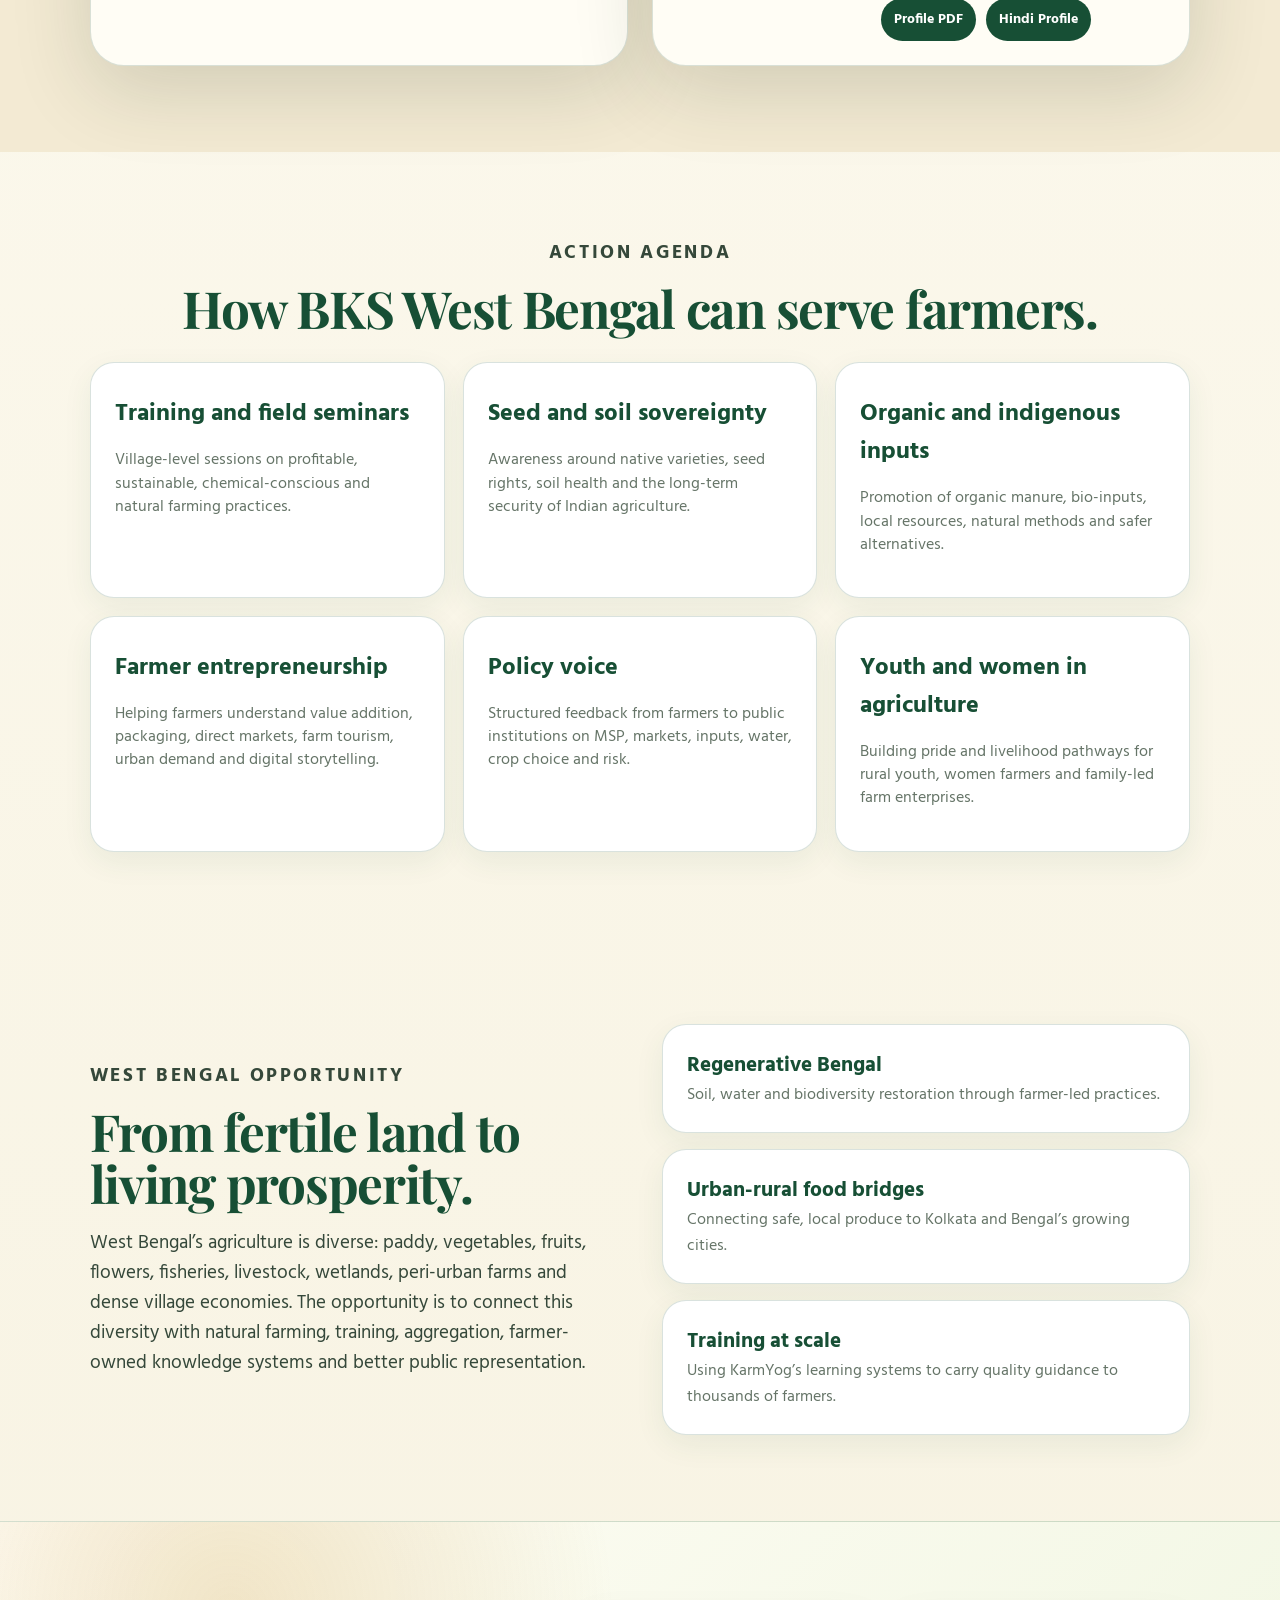
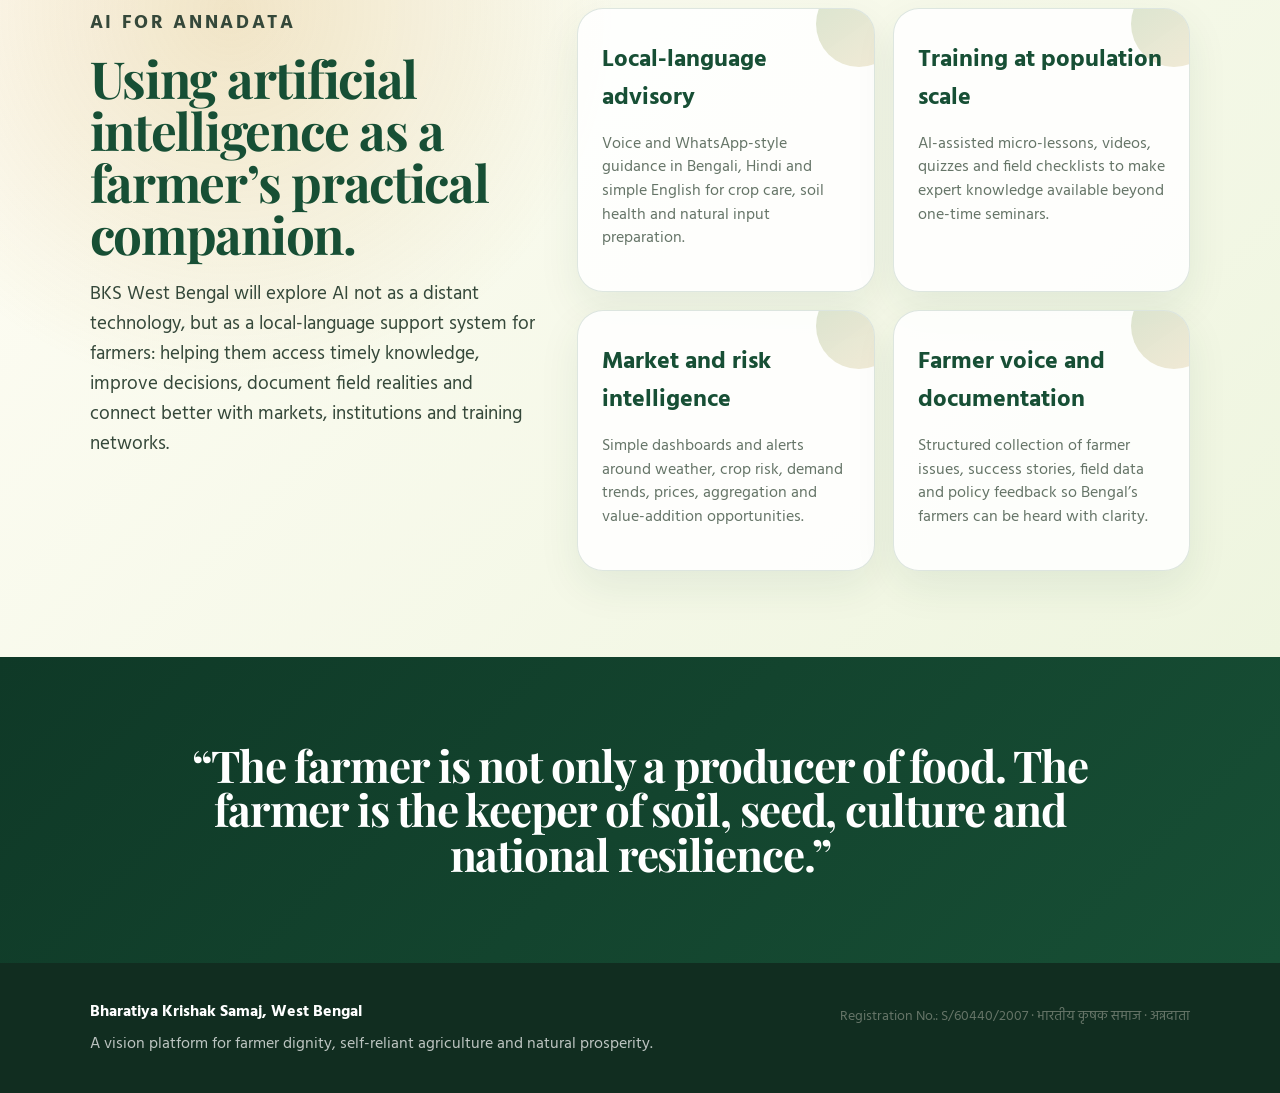
<file: v2/index.html>
﻿<!doctype html>
<html lang="en">
<head>
  <meta charset="utf-8" />
  <meta name="viewport" content="width=device-width, initial-scale=1" />
  <title>BKS West Bengal | Dr. Krishan Bir Chaudhary appoints Mahacharya Sourabh J. Sarkar</title>
  <meta name="description" content="National President Dr. Krishan Bir Chaudhary appoints Mahacharya Sourabh J. Sarkar as President of Bharatiya Krishak Samaj, West Bengal, on 30 June 2026 in New Delhi." />
  <meta property="og:type" content="website" />
  <meta property="og:url" content="https://bks-bangla.vercel.app/v2" />
  <meta property="og:site_name" content="Bharatiya Krishak Samaj, West Bengal" />
  <meta property="og:title" content="Dr. Krishan Bir Chaudhary appoints Mahacharya Sourabh J. Sarkar | BKS West Bengal" />
  <meta property="og:description" content="June 30, New Delhi: National President Dr. Krishan Bir Chaudhary formally appoints Mahacharya Sourabh J. Sarkar as President of Bharatiya Krishak Samaj, West Bengal." />
  <meta property="og:image" content="https://bks-bangla.vercel.app/assets/appointment/hero-plant-presentation.jpeg" />
  <meta property="og:image:alt" content="Mahacharya Sourabh J. Sarkar and Reena J. Sarkar presenting a plant to Dr. Krishan Bir Chaudhary with BKS representatives" />
  <meta name="twitter:card" content="summary_large_image" />
  <meta name="twitter:title" content="Dr. Krishan Bir Chaudhary appoints Mahacharya Sourabh J. Sarkar | BKS West Bengal" />
  <meta name="twitter:description" content="National President Dr. Krishan Bir Chaudhary appoints Mahacharya Sourabh J. Sarkar as President of Bharatiya Krishak Samaj, West Bengal." />
  <meta name="twitter:image" content="https://bks-bangla.vercel.app/assets/appointment/hero-plant-presentation.jpeg" />
  <link rel="preconnect" href="https://fonts.googleapis.com">
  <link rel="preconnect" href="https://fonts.gstatic.com" crossorigin>
  <link href="https://fonts.googleapis.com/css2?family=Hind:wght@400;500;600;700&family=Noto+Sans+Bengali:wght@400;500;600;700&family=Playfair+Display:wght@600;700&display=swap" rel="stylesheet">
  <link rel="stylesheet" href="/styles.css" />
</head>
<body>
  <header class="site-header">
    <a class="brand" href="#top" aria-label="Bharatiya Krishak Samaj West Bengal">
      <img class="brand-logo" src="/assets/bks-logo-unit.png" alt="Bharatiya Krishak Samaj logo" />
      <span>
        <strong data-i18n="brand">Bharatiya Krishak Samaj</strong>
        <small data-i18n="brandSub">West Bengal</small>
      </span>
    </a>
    <nav>
      <a href="#vision" data-i18n="navVision">Vision</a>
      <a href="#leadership" data-i18n="navLeadership">Leadership</a>
      <a href="#agenda" data-i18n="navAgenda">Agenda</a>
      <a href="#bengal" data-i18n="navBengal">Bengal</a>
    </nav>
    <div class="lang-switch" aria-label="Language switcher">
      <button class="active" data-lang="en">EN</button>
      <button data-lang="hi">हिं</button>
      <button data-lang="bn">বাং</button>
    </div>
  </header>

  <main id="top">
    <section class="hero appointment-hero">
      <div class="grain"></div>
      <div class="hero-copy">
        <p class="eyebrow" data-i18n="heroEyebrow">30 June 2026 · New Delhi</p>
        <p class="hero-kicker" data-i18n="heroKicker">Official Appointment · West Bengal State President</p>
        <h1 data-i18n="heroTitle">Mahacharya Sourabh J. Sarkar appointed President of Bharatiya Krishak Samaj, West Bengal.</h1>
        <p class="lead" data-i18n="heroLead">In a significant meeting with BKS representatives and National President Dr. Krishan Bir Chaudhary, the appointment letter was formally handed over to Mahacharya Ji, marking a new chapter for farmer organisation, income growth and natural agriculture in West Bengal.</p>
        <div class="hero-meta">
          <div><span data-i18n="metaPlaceLabel">Place</span><strong data-i18n="metaPlace">New Delhi</strong></div>
          <div><span data-i18n="metaConferredLabel">Conferred by</span><strong data-i18n="metaConferred">Dr. Krishan Bir Chaudhary</strong></div>
          <div><span data-i18n="metaMandateLabel">Mandate</span><strong data-i18n="metaMandate">Strengthen BKS across West Bengal</strong></div>
        </div>
        <div class="hero-actions">
          <a class="button primary" href="#appointment" data-i18n="heroButton">Read the appointment note</a>
          <a class="button ghost" href="#day-program" data-i18n="heroButton2">View the day’s programme</a>
        </div>
      </div>
      <aside class="hero-card" id="appointment">
        <img class="hero-photo" src="/assets/appointment/hero-plant-presentation.jpeg" alt="Mahacharya Sourabh J. Sarkar and Reena J. Sarkar presenting a plant to Dr. Krishan Bir Chaudhary with BKS representatives" />
        <h2 data-i18n="congratsTitle">Heartiest congratulations</h2>
        <p data-i18n="congratsText">श्री सौरभजी सरकार को भारतीय कृषक समाज, पश्चिम बंगाल के प्रदेशाध्यक्ष पद पर नियुक्ति होने पर हार्दिक बधाई एवं शुभकामनाएं।</p>
        <div class="card-rule"></div>
        <p class="small" data-i18n="meetingNote">The appointment was conferred by Dr. Krishan Bir Chaudhary, National President of Bharatiya Krishak Samaj, in the presence of BKS representatives.</p>
      </aside>
    </section>

    <section class="section appointment-story" id="day-program">
      <div class="story-head">
        <p class="eyebrow" data-i18n="storyEyebrow">The June 30 appointment meeting</p>
        <h2 data-i18n="storyTitle">A day of recognition, responsibility and farmer-first resolve.</h2>
        <p data-i18n="storyText">The day’s programme included a meeting with BKS representatives, interaction with Dr. Krishan Bir Chaudhary, and the formal handing over of the appointment letter naming Mahacharya Sourabh J. Sarkar as President of Bharatiya Krishak Samaj for West Bengal.</p>
      </div>
      <div class="photo-feature-grid">
        <figure class="wide">
          <img src="/assets/appointment/meeting-with-bks.jpeg" alt="Meeting with Bharatiya Krishak Samaj representatives in New Delhi" />
          <figcaption data-i18n="capMeeting">Meeting with BKS representatives in New Delhi.</figcaption>
        </figure>
        <figure>
          <img src="/assets/appointment/appointment-group-delegation-01.jpeg" alt="Delegation present during appointment letter handover" />
          <figcaption data-i18n="capDelegation">BKS office bearers present during the appointment letter handover.</figcaption>
        </figure>
        <figure>
          <img src="/assets/appointment/appointment-plaque.png" alt="Commemorative appointment plaque naming Sourabh J. Sarkar President of West Bengal" />
          <figcaption data-i18n="capLetter">The commemorative appointment plaque appointing Shri Sourabh J. Sarkar as President, West Bengal.</figcaption>
        </figure>
      </div>
      <div class="note-grid">
        <article>
          <h3 data-i18n="note1Title">Message of congratulations</h3>
          <p data-i18n="note1Text">A BKS representative congratulated Maharaj Ji and Smt. Reena Ji, noting that under his leadership the organisation in West Bengal will become stronger and work toward increasing farmers’ income.</p>
        </article>
        <article>
          <h3 data-i18n="note2Title">Next organisational step</h3>
          <p data-i18n="note2Text">The note also records the plan to organise a ceremony in Kolkata, form state, divisional and district-level BKS units, and invite leaders from other states under the guidance of National President Dr. Krishan Bir Chaudhary.</p>
        </article>
      </div>
    </section>

    <section class="stats-strip" aria-label="West Bengal agriculture focus">
      <div>
        <strong data-i18n="stat1">Millions of farming families</strong>
        <span data-i18n="stat1Sub">Cultivators, sharecroppers, farm workers and rural entrepreneurs</span>
      </div>
      <div>
        <strong data-i18n="stat2">Small farms, big future</strong>
        <span data-i18n="stat2Sub">A state where marginal and small farmers need strong organisation</span>
      </div>
      <div>
        <strong data-i18n="stat3">Natural + modern</strong>
        <span data-i18n="stat3Sub">Indigenous wisdom supported by training, technology and markets</span>
      </div>
    </section>

    <section class="section split" id="vision">
      <div>
        <p class="eyebrow" data-i18n="visionEyebrow">The West Bengal Wing</p>
        <h2 data-i18n="visionTitle">A platform for farmer dignity, knowledge and voice.</h2>
      </div>
      <div class="rich-text">
        <p data-i18n="visionP1">Bharatiya Krishak Samaj, West Bengal, is envisioned as a farmer-centred platform that listens first, organises patiently, and helps cultivators move toward resilient, profitable and ecologically balanced agriculture.</p>
        <p data-i18n="visionP2">The Bengal wing will focus on training, awareness, farmer consultation, natural and chemical-conscious farming, seed sovereignty, indigenous inputs, value addition, market readiness and the confidence to speak with one voice.</p>
      </div>
    </section>

    <section class="section legacy">
      <div class="legacy-panel">
        <p class="eyebrow" data-i18n="legacyEyebrow">National Legacy</p>
        <h2 data-i18n="legacyTitle">BKS carries the spirit of the annadata.</h2>
        <p data-i18n="legacyText">The organisation stands for the Indian farmer’s right to dignity, fair policy, self-reliance, indigenous agricultural strength and practical knowledge that improves income without weakening soil, seed or community life.</p>
      </div>
      <div class="values-grid">
        <article>
          <span>01</span>
          <h3 data-i18n="value1">Farmer voice</h3>
          <p data-i18n="value1Text">Consultation, representation and policy feedback rooted in field realities.</p>
        </article>
        <article>
          <span>02</span>
          <h3 data-i18n="value2">Swadeshi strength</h3>
          <p data-i18n="value2Text">Promotion of indigenous, locally suitable and self-reliant farming systems.</p>
        </article>
        <article>
          <span>03</span>
          <h3 data-i18n="value3">Natural agriculture</h3>
          <p data-i18n="value3Text">Chemical-free and organic practices wherever feasible, with soil health at the centre.</p>
        </article>
        <article>
          <span>04</span>
          <h3 data-i18n="value4">Farmer enterprise</h3>
          <p data-i18n="value4Text">Training farmers to become knowledge-led, market-aware rural entrepreneurs.</p>
        </article>
      </div>
    </section>

    <section class="section leadership" id="leadership">
      <div class="leader-card national">
        <img src="/assets/dr-krishan-bir-chaudhary.jpg" alt="Dr. Krishan Bir Chaudhary" />
        <div>
          <p class="eyebrow" data-i18n="drEyebrow">National Guidance</p>
          <h2 data-i18n="drTitle">Dr. Krishan Bir Chaudhary</h2>
          <p data-i18n="drText">President of Bharatiya Krishak Samaj and a prominent agricultural leader, Dr. Chaudhary has been associated with national farmer policy, MSP discussions, State Farms Corporation of India, Indian Sugarcane Development Council, NAFED, SFAC and farmer advocacy through Kisan Ki Awaaz.</p>
        </div>
      </div>
      <div class="leader-card state">
        <div class="portrait-placeholder">SJ</div>
        <div>
          <p class="eyebrow" data-i18n="mjEyebrow">West Bengal Leadership</p>
          <h2 data-i18n="mjTitle">Mahacharya Shri Sourabh J. Sarkar</h2>
          <p data-i18n="mjText">Agriculturist-educationist, urban farming pioneer, founder of KarmYog for the 21st Century, and large-scale culture and behaviour-change expert, Mahacharya Ji brings three decades of experience in farmer education, rural youth skilling, organic food systems, technology-led learning and community transformation.</p>
          <div class="download-row">
            <a href="/assets/mahacharya-sourabh-j-sarkar-profile.pdf" data-i18n="profileEnglish">Profile PDF</a>
            <a href="/assets/mahacharya-sourabh-j-sarkar-profile-hindi.pdf" data-i18n="profileHindi">Hindi Profile</a>
          </div>
        </div>
      </div>
    </section>

    <section class="section agenda" id="agenda">
      <p class="eyebrow" data-i18n="agendaEyebrow">Action Agenda</p>
      <h2 data-i18n="agendaTitle">How BKS West Bengal can serve farmers.</h2>
      <div class="agenda-grid">
        <article>
          <h3 data-i18n="agenda1">Training and field seminars</h3>
          <p data-i18n="agenda1Text">Village-level sessions on profitable, sustainable, chemical-conscious and natural farming practices.</p>
        </article>
        <article>
          <h3 data-i18n="agenda2">Seed and soil sovereignty</h3>
          <p data-i18n="agenda2Text">Awareness around native varieties, seed rights, soil health and the long-term security of Indian agriculture.</p>
        </article>
        <article>
          <h3 data-i18n="agenda3">Organic and indigenous inputs</h3>
          <p data-i18n="agenda3Text">Promotion of organic manure, bio-inputs, local resources, natural methods and safer alternatives.</p>
        </article>
        <article>
          <h3 data-i18n="agenda4">Farmer entrepreneurship</h3>
          <p data-i18n="agenda4Text">Helping farmers understand value addition, packaging, direct markets, farm tourism, urban demand and digital storytelling.</p>
        </article>
        <article>
          <h3 data-i18n="agenda5">Policy voice</h3>
          <p data-i18n="agenda5Text">Structured feedback from farmers to public institutions on MSP, markets, inputs, water, crop choice and risk.</p>
        </article>
        <article>
          <h3 data-i18n="agenda6">Youth and women in agriculture</h3>
          <p data-i18n="agenda6Text">Building pride and livelihood pathways for rural youth, women farmers and family-led farm enterprises.</p>
        </article>
      </div>
    </section>

    <section class="section bengal" id="bengal">
      <div>
        <p class="eyebrow" data-i18n="bengalEyebrow">West Bengal Opportunity</p>
        <h2 data-i18n="bengalTitle">From fertile land to living prosperity.</h2>
        <p data-i18n="bengalText">West Bengal’s agriculture is diverse: paddy, vegetables, fruits, flowers, fisheries, livestock, wetlands, peri-urban farms and dense village economies. The opportunity is to connect this diversity with natural farming, training, aggregation, farmer-owned knowledge systems and better public representation.</p>
      </div>
      <div class="opportunity-list">
        <div><strong data-i18n="opp1">Regenerative Bengal</strong><span data-i18n="opp1Text">Soil, water and biodiversity restoration through farmer-led practices.</span></div>
        <div><strong data-i18n="opp2">Urban-rural food bridges</strong><span data-i18n="opp2Text">Connecting safe, local produce to Kolkata and Bengal’s growing cities.</span></div>
        <div><strong data-i18n="opp3">Training at scale</strong><span data-i18n="opp3Text">Using KarmYog’s learning systems to carry quality guidance to thousands of farmers.</span></div>
      </div>
    </section>

    <section class="section ai-section" id="ai">
      <div class="ai-copy">
        <p class="eyebrow" data-i18n="aiEyebrow">AI for Annadata</p>
        <h2 data-i18n="aiTitle">Using artificial intelligence as a farmer’s practical companion.</h2>
        <p data-i18n="aiText">BKS West Bengal will explore AI not as a distant technology, but as a local-language support system for farmers: helping them access timely knowledge, improve decisions, document field realities and connect better with markets, institutions and training networks.</p>
      </div>
      <div class="ai-grid">
        <article>
          <h3 data-i18n="ai1">Local-language advisory</h3>
          <p data-i18n="ai1Text">Voice and WhatsApp-style guidance in Bengali, Hindi and simple English for crop care, soil health and natural input preparation.</p>
        </article>
        <article>
          <h3 data-i18n="ai2">Training at population scale</h3>
          <p data-i18n="ai2Text">AI-assisted micro-lessons, videos, quizzes and field checklists to make expert knowledge available beyond one-time seminars.</p>
        </article>
        <article>
          <h3 data-i18n="ai3">Market and risk intelligence</h3>
          <p data-i18n="ai3Text">Simple dashboards and alerts around weather, crop risk, demand trends, prices, aggregation and value-addition opportunities.</p>
        </article>
        <article>
          <h3 data-i18n="ai4">Farmer voice and documentation</h3>
          <p data-i18n="ai4Text">Structured collection of farmer issues, success stories, field data and policy feedback so Bengal’s farmers can be heard with clarity.</p>
        </article>
      </div>
    </section>

    <section class="section quote-band">
      <h2 data-i18n="quote">“The farmer is not only a producer of food. The farmer is the keeper of soil, seed, culture and national resilience.”</h2>
    </section>
  </main>

  <footer class="footer">
    <div>
      <strong data-i18n="footerBrand">Bharatiya Krishak Samaj, West Bengal</strong>
      <p data-i18n="footerText">A vision platform for farmer dignity, self-reliant agriculture and natural prosperity.</p>
    </div>
    <p class="small">Registration No.: S/60440/2007 · भारतीय कृषक समाज · अन्नदाता</p>
  </footer>

  <script src="/script.js"></script>
</body>
</html>
</file>
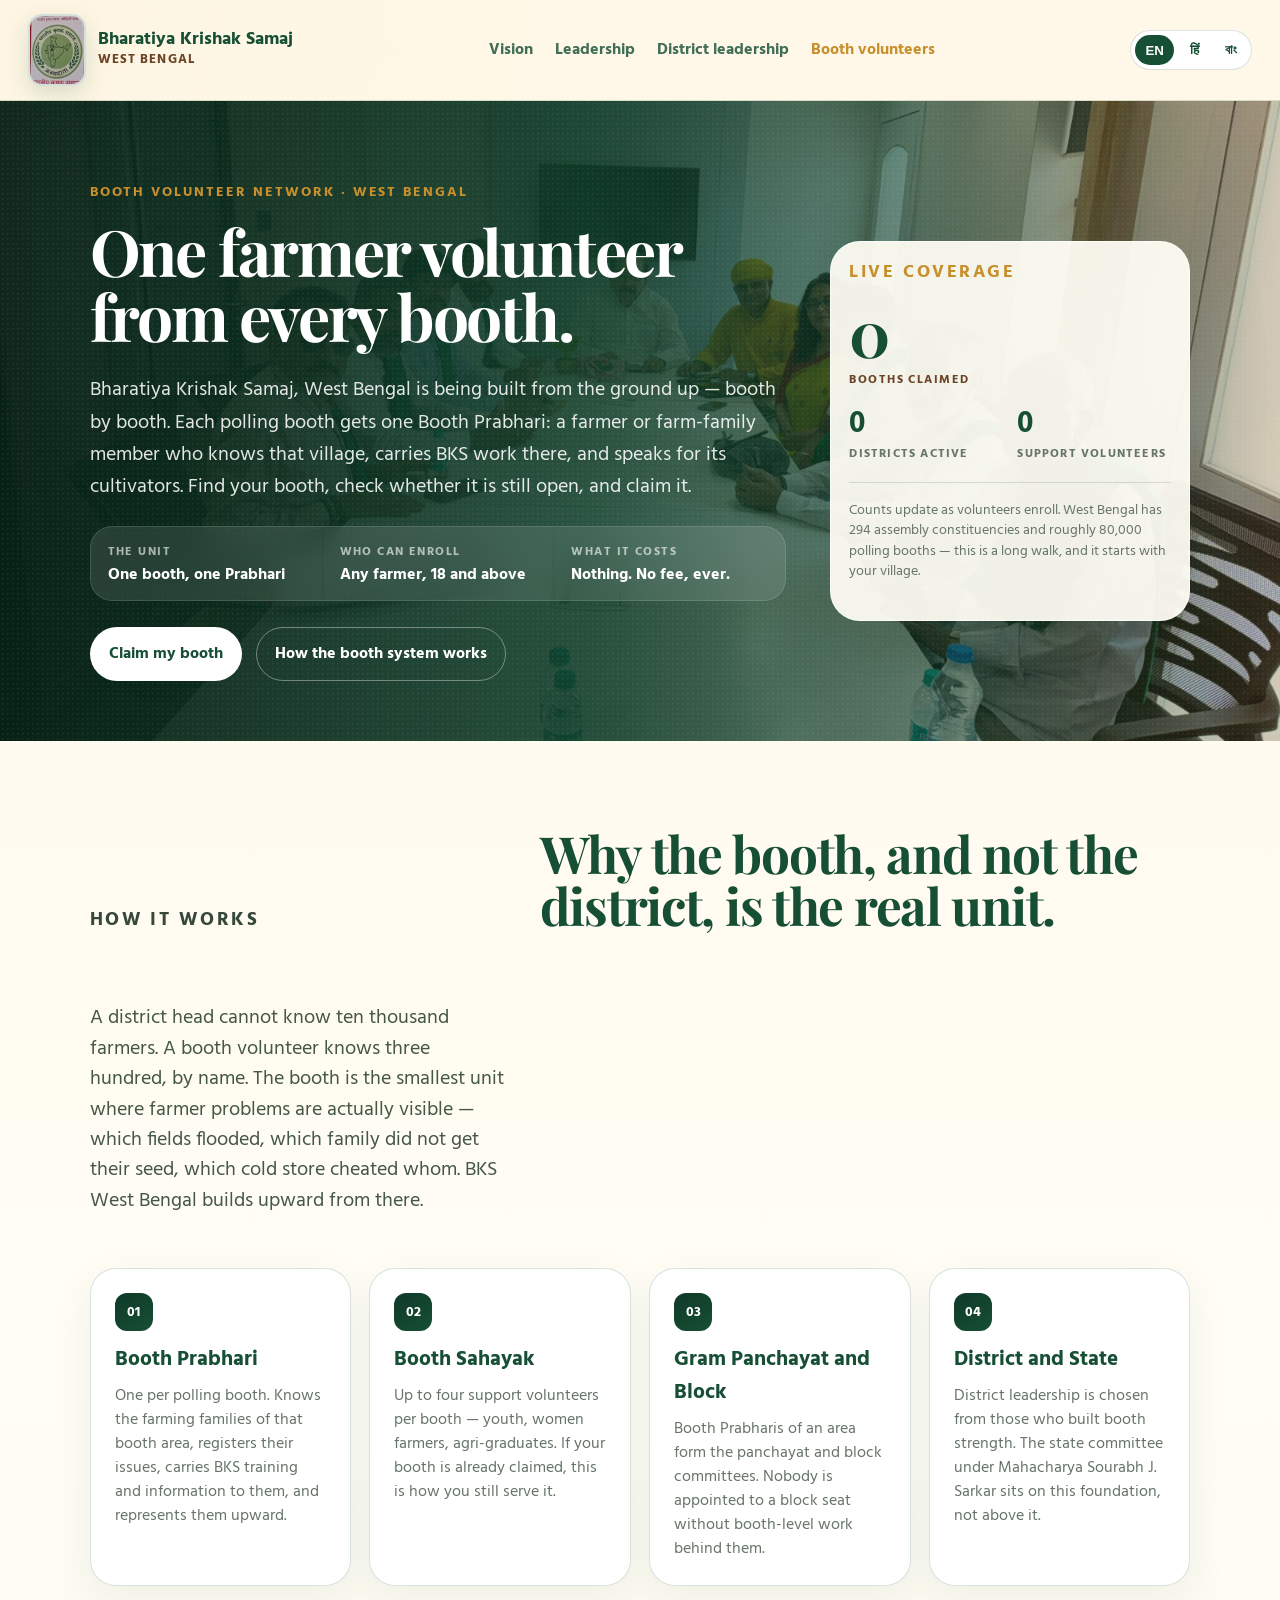
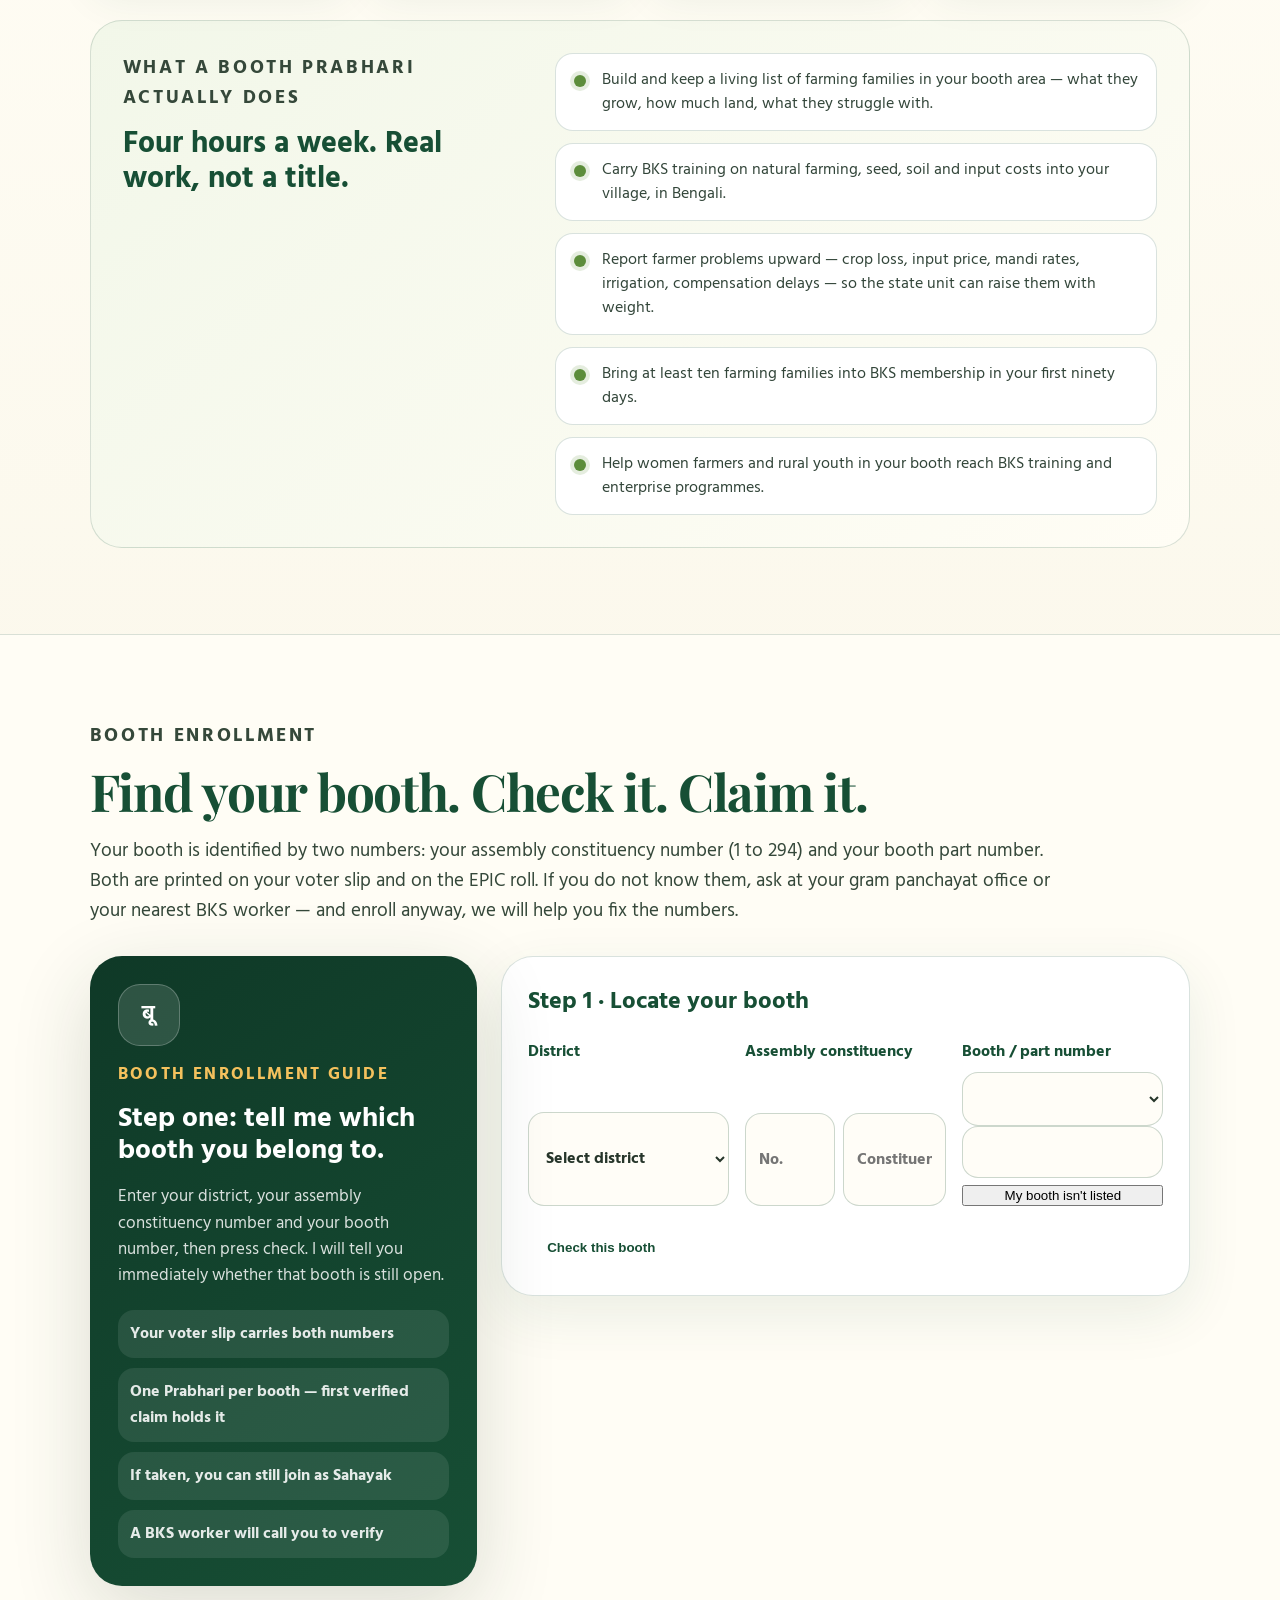
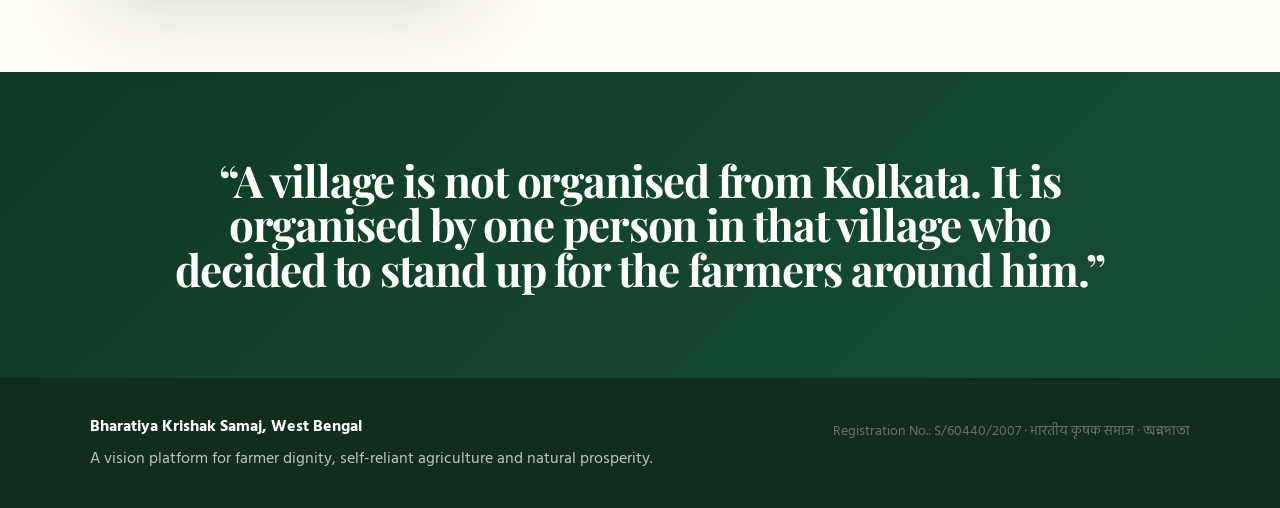
<file: volunteer/index.html>
<!doctype html>
<html lang="en">
<head>
  <meta charset="utf-8" />
  <meta name="viewport" content="width=device-width, initial-scale=1" />
  <title>Booth Volunteer Enrollment | Bharatiya Krishak Samaj, West Bengal</title>
  <meta name="description" content="One farmer volunteer from every polling booth in West Bengal. Claim your booth and join the Bharatiya Krishak Samaj booth network." />
  <meta property="og:type" content="website" />
  <meta property="og:url" content="https://bks-bangla.vercel.app/volunteer" />
  <meta property="og:site_name" content="Bharatiya Krishak Samaj, West Bengal" />
  <meta property="og:title" content="One volunteer from every booth | BKS West Bengal" />
  <meta property="og:description" content="Bharatiya Krishak Samaj, West Bengal is building a farmer volunteer network booth by booth. Claim the booth you belong to." />
  <meta property="og:image" content="https://bks-bangla.vercel.app/assets/appointment/hero-plant-presentation-social-v3.jpeg" />
  <meta name="twitter:card" content="summary_large_image" />
  <link rel="preconnect" href="https://fonts.googleapis.com">
  <link rel="preconnect" href="https://fonts.gstatic.com" crossorigin>
  <link href="https://fonts.googleapis.com/css2?family=Hind:wght@400;500;600;700&family=Noto+Sans+Bengali:wght@400;500;600;700&family=Playfair+Display:wght@600;700&display=swap" rel="stylesheet">
  <link rel="stylesheet" href="/styles.css" />
</head>
<body>
  <header class="site-header">
    <a class="brand" href="/" aria-label="Bharatiya Krishak Samaj West Bengal">
      <img class="brand-logo" src="/assets/bks-logo-unit.png" alt="Bharatiya Krishak Samaj logo" />
      <span>
        <strong data-i18n="brand">Bharatiya Krishak Samaj</strong>
        <small data-i18n="brandSub">West Bengal</small>
      </span>
    </a>
    <nav>
      <a href="/#vision" data-i18n="navVision">Vision</a>
      <a href="/#leadership" data-i18n="navLeadership">Leadership</a>
      <a href="/#enroll" data-i18n="navDistrict">District leadership</a>
      <a href="/volunteer" class="active" data-i18n="navVolunteer">Booth volunteers</a>
    </nav>
    <div class="lang-switch" aria-label="Language switcher">
      <button class="active" data-lang="en">EN</button>
      <button data-lang="hi">हिं</button>
      <button data-lang="bn">বাং</button>
    </div>
  </header>

  <main id="top">
    <section class="hero booth-hero">
      <div class="grain"></div>
      <div class="hero-copy">
        <p class="eyebrow" data-i18n="boothEyebrow">Booth Volunteer Network · West Bengal</p>
        <h1 data-i18n="boothTitle">One farmer volunteer from every booth.</h1>
        <p class="lead" data-i18n="boothLead">Bharatiya Krishak Samaj, West Bengal is being built from the ground up — booth by booth. Each polling booth gets one Booth Prabhari: a farmer or farm-family member who knows that village, carries BKS work there, and speaks for its cultivators. Find your booth, check whether it is still open, and claim it.</p>
        <div class="hero-meta">
          <div><span data-i18n="boothMeta1Label">The unit</span><strong data-i18n="boothMeta1">One booth, one Prabhari</strong></div>
          <div><span data-i18n="boothMeta2Label">Who can enroll</span><strong data-i18n="boothMeta2">Any farmer, 18 and above</strong></div>
          <div><span data-i18n="boothMeta3Label">What it costs</span><strong data-i18n="boothMeta3">Nothing. No fee, ever.</strong></div>
        </div>
        <div class="hero-actions">
          <a class="button primary" href="#claim" data-i18n="boothCta">Claim my booth</a>
          <a class="button ghost" href="#how" data-i18n="boothCta2">How the booth system works</a>
        </div>
      </div>
      <aside class="hero-card coverage-card" aria-label="Live enrollment coverage">
        <p class="eyebrow" data-i18n="coverageEyebrow">Live coverage</p>
        <div class="coverage-figure">
          <strong id="coverageBooths">—</strong>
          <span data-i18n="coverageBoothsLabel">booths claimed</span>
        </div>
        <div class="coverage-split">
          <div><strong id="coverageDistricts">—</strong><span data-i18n="coverageDistrictsLabel">districts active</span></div>
          <div><strong id="coverageSupport">—</strong><span data-i18n="coverageSupportLabel">support volunteers</span></div>
        </div>
        <div class="card-rule"></div>
        <p class="small" id="coverageNote" data-i18n="coverageNote">Counts update as volunteers enroll. West Bengal has 294 assembly constituencies and roughly 80,000 polling booths — this is a long walk, and it starts with your village.</p>
      </aside>
    </section>

    <section class="section booth-how" id="how">
      <div class="story-head">
        <p class="eyebrow" data-i18n="howEyebrow">How it works</p>
        <h2 data-i18n="howTitle">Why the booth, and not the district, is the real unit.</h2>
        <p data-i18n="howText">A district head cannot know ten thousand farmers. A booth volunteer knows three hundred, by name. The booth is the smallest unit where farmer problems are actually visible — which fields flooded, which family did not get their seed, which cold store cheated whom. BKS West Bengal builds upward from there.</p>
      </div>
      <div class="ladder-grid">
        <article>
          <span>01</span>
          <h3 data-i18n="ladder1">Booth Prabhari</h3>
          <p data-i18n="ladder1Text">One per polling booth. Knows the farming families of that booth area, registers their issues, carries BKS training and information to them, and represents them upward.</p>
        </article>
        <article>
          <span>02</span>
          <h3 data-i18n="ladder2">Booth Sahayak</h3>
          <p data-i18n="ladder2Text">Up to four support volunteers per booth — youth, women farmers, agri-graduates. If your booth is already claimed, this is how you still serve it.</p>
        </article>
        <article>
          <span>03</span>
          <h3 data-i18n="ladder3">Gram Panchayat and Block</h3>
          <p data-i18n="ladder3Text">Booth Prabharis of an area form the panchayat and block committees. Nobody is appointed to a block seat without booth-level work behind them.</p>
        </article>
        <article>
          <span>04</span>
          <h3 data-i18n="ladder4">District and State</h3>
          <p data-i18n="ladder4Text">District leadership is chosen from those who built booth strength. The state committee under Mahacharya Sourabh J. Sarkar sits on this foundation, not above it.</p>
        </article>
      </div>
      <div class="duty-panel">
        <div>
          <p class="eyebrow" data-i18n="dutyEyebrow">What a Booth Prabhari actually does</p>
          <h3 data-i18n="dutyTitle">Four hours a week. Real work, not a title.</h3>
        </div>
        <ul class="duty-list">
          <li data-i18n="duty1">Build and keep a living list of farming families in your booth area — what they grow, how much land, what they struggle with.</li>
          <li data-i18n="duty2">Carry BKS training on natural farming, seed, soil and input costs into your village, in Bengali.</li>
          <li data-i18n="duty3">Report farmer problems upward — crop loss, input price, mandi rates, irrigation, compensation delays — so the state unit can raise them with weight.</li>
          <li data-i18n="duty4">Bring at least ten farming families into BKS membership in your first ninety days.</li>
          <li data-i18n="duty5">Help women farmers and rural youth in your booth reach BKS training and enterprise programmes.</li>
        </ul>
      </div>
    </section>

    <section class="section booth-claim" id="claim">
      <div class="enroll-intro">
        <p class="eyebrow" data-i18n="claimEyebrow">Booth enrollment</p>
        <h2 data-i18n="claimTitle">Find your booth. Check it. Claim it.</h2>
        <p data-i18n="claimText">Your booth is identified by two numbers: your assembly constituency number (1 to 294) and your booth part number. Both are printed on your voter slip and on the EPIC roll. If you do not know them, ask at your gram panchayat office or your nearest BKS worker — and enroll anyway, we will help you fix the numbers.</p>
      </div>

      <div class="claim-layout">
        <aside class="agent-panel booth-agent" aria-label="BKS Booth Sahayak guidance">
          <div class="agent-avatar">बू</div>
          <p class="eyebrow" data-i18n="guideEyebrow">Booth enrollment guide</p>
          <h3 id="guideTitle" data-i18n="guideTitle">Step one: tell me which booth you belong to.</h3>
          <p id="guidePrompt" data-i18n="guidePrompt">Enter your district, your assembly constituency number and your booth number, then press check. I will tell you immediately whether that booth is still open.</p>
          <ul class="agent-checklist">
            <li data-i18n="guideCheck1">Your voter slip carries both numbers</li>
            <li data-i18n="guideCheck2">One Prabhari per booth — first verified claim holds it</li>
            <li data-i18n="guideCheck3">If taken, you can still join as Sahayak</li>
            <li data-i18n="guideCheck4">A BKS worker will call you to verify</li>
          </ul>
        </aside>

        <div class="claim-column">
          <div class="booth-finder" id="boothFinder">
            <h3 data-i18n="finderTitle">Step 1 · Locate your booth</h3>
            <div class="finder-grid">
              <label><span data-i18n="fieldDistrict">District</span>
                <select id="finderDistrict" required>
                  <option value="" data-i18n="selectDistrict">Select district</option>
                  <option>Alipurduar</option><option>Bankura</option><option>Birbhum</option><option>Cooch Behar</option><option>Dakshin Dinajpur</option><option>Darjeeling</option><option>Hooghly</option><option>Howrah</option><option>Jalpaiguri</option><option>Jhargram</option><option>Kalimpong</option><option>Kolkata</option><option>Malda</option><option>Murshidabad</option><option>Nadia</option><option>North 24 Parganas</option><option>Paschim Bardhaman</option><option>Paschim Medinipur</option><option>Purba Bardhaman</option><option>Purba Medinipur</option><option>Purulia</option><option>South 24 Parganas</option><option>Uttar Dinajpur</option>
                </select>
              </label>
              <label><span data-i18n="fieldAc">Assembly constituency</span>
                <span class="ac-input-row">
                  <input id="finderAcNo" type="number" min="1" max="294" inputmode="numeric" placeholder="No." required />
                  <select id="finderAcName" class="hidden"></select>
                  <input id="finderAcNameText" type="text" placeholder="Constituency name (if known)" />
                </span>
              </label>
              <label><span data-i18n="fieldBoothNo">Booth / part number</span>
                <span class="booth-input-row">
                  <select id="finderBoothSelect" class="hidden"></select>
                  <input id="finderBoothNo" type="number" min="1" max="3000" inputmode="numeric" required />
                </span>
                <button type="button" id="boothNotListedBtn" class="link-btn hidden" data-i18n="boothNotListed">My booth isn't listed</button>
              </label>
            </div>
            <div class="form-actions">
              <button type="button" class="button primary" id="checkBoothBtn" data-i18n="checkBooth">Check this booth</button>
            </div>
            <div class="booth-result" id="boothResult" hidden></div>
          </div>

          <form class="enroll-form booth-form" id="boothVolunteerForm" hidden>
            <h3 data-i18n="formTitle">Step 2 · Your details</h3>
            <p class="booth-chip" id="boothChip"></p>

            <fieldset class="role-choice" id="roleChoice">
              <legend data-i18n="fieldRole">Role at this booth</legend>
              <label class="role-option">
                <input type="radio" name="role" value="booth_prabhari" checked />
                <span><strong data-i18n="rolePrabhari">Booth Prabhari</strong><small data-i18n="rolePrabhariNote">Booth in-charge · one per booth</small></span>
              </label>
              <label class="role-option">
                <input type="radio" name="role" value="booth_sahayak" />
                <span><strong data-i18n="roleSahayak">Booth Sahayak</strong><small data-i18n="roleSahayakNote">Support volunteer · up to four per booth</small></span>
              </label>
            </fieldset>

            <div class="form-grid">
              <label><span data-i18n="fieldName">Full name</span><input name="full_name" required maxlength="120" /></label>
              <label><span data-i18n="fieldPhone">Mobile number</span><input name="phone" required inputmode="numeric" pattern="[0-9+ ]{10,15}" placeholder="10-digit mobile" /></label>
              <label><span data-i18n="fieldWhatsapp">WhatsApp (if different)</span><input name="whatsapp" inputmode="numeric" pattern="[0-9+ ]{0,15}" /></label>
              <label><span data-i18n="fieldEmail">Email (optional)</span><input name="email" type="email" /></label>
              <label><span data-i18n="fieldGender">Gender</span><select name="gender">
                <option value="" data-i18n="optSelect">Select</option>
                <option value="female" data-i18n="optFemale">Female</option>
                <option value="male" data-i18n="optMale">Male</option>
                <option value="other" data-i18n="optOther">Other</option>
                <option value="undisclosed" data-i18n="optUndisclosed">Prefer not to say</option>
              </select></label>
              <label><span data-i18n="fieldAge">Age group</span><select name="age_band">
                <option value="" data-i18n="optSelect">Select</option>
                <option>18-25</option><option>26-35</option><option>36-45</option><option>46-60</option><option>60+</option>
              </select></label>
            </div>

            <h4 class="form-subhead" data-i18n="subheadPlace">Where you live</h4>
            <div class="form-grid">
              <label><span data-i18n="fieldBlock">Block / Municipality</span><input name="block_or_municipality" maxlength="120" /></label>
              <label><span data-i18n="fieldGp">Gram Panchayat / Ward</span><input name="gram_panchayat_or_ward" maxlength="120" /></label>
              <label><span data-i18n="fieldVillage">Village / Para</span><input name="village_or_para" maxlength="180" /></label>
              <label><span data-i18n="fieldBoothName">Booth building (school etc.)</span><input name="booth_name" maxlength="180" /></label>
              <label><span data-i18n="fieldYears">Years living in this village</span><input name="years_in_village" type="number" min="0" max="120" inputmode="numeric" /></label>
              <label><span data-i18n="fieldLanguage">Preferred language</span><select name="preferred_language">
                <option>Bengali</option><option>Hindi</option><option>English</option><option>Nepali</option><option>Santali</option><option>Urdu</option>
              </select></label>
            </div>

            <h4 class="form-subhead" data-i18n="subheadFarm">Your farming background</h4>
            <div class="form-grid">
              <label><span data-i18n="fieldOccupation">Main occupation</span><input name="occupation" maxlength="120" placeholder="Farmer, sharecropper, agri-input dealer, teacher, student…" /></label>
              <label><span data-i18n="fieldLand">Land holding</span><select name="land_holding">
                <option value="" data-i18n="optSelect">Select</option>
                <option value="landless" data-i18n="optLandless">Landless / farm worker</option>
                <option value="sharecropper" data-i18n="optSharecropper">Bargadar / sharecropper</option>
                <option value="under-1-acre" data-i18n="optUnder1">Under 1 acre</option>
                <option value="1-3-acre" data-i18n="opt13">1 to 3 acres</option>
                <option value="3-10-acre" data-i18n="opt310">3 to 10 acres</option>
                <option value="10-plus-acre" data-i18n="opt10p">More than 10 acres</option>
              </select></label>
            </div>
            <label><span data-i18n="fieldCrops">Main crops or farm activity</span><input name="main_crops" maxlength="300" placeholder="Aman paddy, potato, jute, vegetables, fish, dairy…" /></label>
            <label><span data-i18n="fieldGroups">Farmer groups you belong to (FPO, SHG, co-operative, samiti)</span><input name="farmer_groups" maxlength="300" /></label>

            <h4 class="form-subhead" data-i18n="subheadCommit">Your commitment</h4>
            <div class="form-grid">
              <label><span data-i18n="fieldHours">Time you can give each week</span><select name="hours_per_week">
                <option value="" data-i18n="optSelect">Select</option>
                <option value="under-2" data-i18n="optHours1">Under 2 hours</option>
                <option value="2-4" data-i18n="optHours2">2 to 4 hours</option>
                <option value="4-8" data-i18n="optHours3">4 to 8 hours</option>
                <option value="8-plus" data-i18n="optHours4">More than 8 hours</option>
              </select></label>
              <label><span data-i18n="fieldReferred">Who told you about BKS (optional)</span><input name="referred_by" maxlength="180" /></label>
            </div>
            <div class="check-row">
              <label class="checkbox"><input type="checkbox" name="has_smartphone" /><span data-i18n="fieldSmartphone">I have a smartphone with WhatsApp</span></label>
              <label class="checkbox"><input type="checkbox" name="can_travel_to_block" /><span data-i18n="fieldTravel">I can travel to block-level BKS meetings</span></label>
            </div>
            <label><span data-i18n="fieldMotivation">Why do you want to serve the farmers of your booth?</span><textarea name="motivation" rows="4" maxlength="1200"></textarea></label>

            <div class="consent-block">
              <label class="checkbox"><input type="checkbox" name="consent_contact" required /><span data-i18n="consentContact">BKS West Bengal may call or message me on this number about booth work, training and verification.</span></label>
              <label class="checkbox"><input type="checkbox" name="consent_data" required /><span data-i18n="consentData">My details may be kept by BKS West Bengal for organisational records. My phone number and address will not be shown publicly.</span></label>
            </div>

            <div class="form-actions">
              <button type="submit" class="button primary" data-i18n="submitBooth">Claim this booth</button>
              <button type="button" class="button outline" id="downloadBoothForm" data-i18n="downloadBooth">Download my form</button>
              <button type="button" class="button outline" id="changeBoothBtn" data-i18n="changeBooth">Choose a different booth</button>
            </div>
            <p class="form-status" id="boothStatus" data-i18n="boothFormStatus">A BKS worker from your district will call to verify before your booth is confirmed.</p>
          </form>

          <div class="claim-success" id="claimSuccess" hidden>
            <p class="eyebrow" data-i18n="successEyebrow">Booth claimed</p>
            <h3 id="successHeading" data-i18n="successHeading">Your booth is registered.</h3>
            <p class="claim-code" id="claimCode"></p>
            <p id="successBody" data-i18n="successBody">Keep this claim code. A BKS West Bengal worker from your district will call you on the number you gave, verify who you are, and then your booth is confirmed. Until that call, your claim holds the booth but is not yet verified.</p>
            <div class="form-actions">
              <button type="button" class="button outline" id="downloadReceipt" data-i18n="downloadReceipt">Download my receipt</button>
              <a class="button primary" href="/volunteer" data-i18n="enrollAnother">Enroll another booth</a>
            </div>
          </div>
        </div>
      </div>
    </section>

    <section class="section quote-band">
      <h2 data-i18n="boothQuote">“A village is not organised from Kolkata. It is organised by one person in that village who decided to stand up for the farmers around him.”</h2>
    </section>
  </main>

  <footer class="footer">
    <div>
      <strong data-i18n="footerBrand">Bharatiya Krishak Samaj, West Bengal</strong>
      <p data-i18n="footerText">A vision platform for farmer dignity, self-reliant agriculture and natural prosperity.</p>
    </div>
    <p class="small">Registration No.: S/60440/2007 · भारतीय कृषक समाज · অন্নদাতা</p>
  </footer>

  <script src="/volunteer.js"></script>
</body>
</html>
</file>
<file: styles.css>
:root{
  --green:#174f35;
  --green-2:#0f3927;
  --leaf:#5c8d3b;
  --gold:#c7902d;
  --soil:#6b4326;
  --cream:#fff8e8;
  --paper:#fffdf5;
  --muted:#667568;
  --line:rgba(23,79,53,.16);
  --shadow:0 24px 80px rgba(31,49,30,.16);
}
*{box-sizing:border-box}
html{scroll-behavior:smooth}
body{
  margin:0;
  font-family:Hind, "Noto Sans Bengali", system-ui, sans-serif;
  color:#243127;
  background:
    radial-gradient(circle at top left, rgba(199,144,45,.18), transparent 34rem),
    linear-gradient(180deg,#fff8e8 0%,#fffdf5 36%,#f6f1df 100%);
}
a{color:inherit;text-decoration:none}
.site-header{
  position:sticky;top:0;z-index:20;
  display:flex;align-items:center;justify-content:space-between;gap:24px;
  padding:14px 28px;
  backdrop-filter:blur(18px);
  background:rgba(255,248,232,.84);
  border-bottom:1px solid var(--line);
}
.brand{display:flex;align-items:center;gap:12px;min-width:250px}
.brand strong{display:block;color:var(--green);font-size:18px;line-height:1}
.brand small{display:block;color:var(--soil);font-weight:700;letter-spacing:.08em;text-transform:uppercase}
.brand-logo{
  width:58px;
  height:72px;
  object-fit:cover;
  object-position:center;
  border-radius:14px;
  border:2px solid rgba(23,79,53,.18);
  box-shadow:0 8px 22px rgba(23,79,53,.16);
  background:#fff;
}
nav{display:flex;gap:22px;font-weight:700;color:var(--green)}
nav a{opacity:.82}
nav a:hover{opacity:1;color:var(--gold)}
.lang-switch{display:flex;gap:6px;background:#fff;border:1px solid var(--line);border-radius:999px;padding:4px}
.lang-switch button{
  border:0;background:transparent;border-radius:999px;padding:7px 10px;
  font-weight:800;color:var(--green);cursor:pointer;
}
.lang-switch button.active{background:var(--green);color:#fff}
.hero{
  position:relative;overflow:hidden;
  min-height:760px;
  display:grid;grid-template-columns:minmax(0,1fr) minmax(360px,.48fr);gap:44px;
  align-items:center;padding:78px 7vw 58px;
  background:
    linear-gradient(110deg,rgba(9,42,28,.86),rgba(23,79,53,.74) 48%,rgba(255,248,232,.38)),
    url("data:image/svg+xml,%3Csvg xmlns='http://www.w3.org/2000/svg' width='1200' height='720' viewBox='0 0 1200 720'%3E%3Crect width='1200' height='720' fill='%23d7b65f'/%3E%3Cpath d='M0 560 C220 470 350 610 590 515 C770 445 930 480 1200 390 L1200 720 L0 720Z' fill='%235f8b3a'/%3E%3Cpath d='M0 610 C180 560 330 660 560 590 C820 510 960 555 1200 505 L1200 720 L0 720Z' fill='%232a683f'/%3E%3Ccircle cx='930' cy='150' r='95' fill='%23f8d26b' opacity='.86'/%3E%3Cg stroke='%23fff4bf' stroke-width='3' opacity='.42'%3E%3Cpath d='M60 605h1080M80 640h1040M120 675h960'/%3E%3C/g%3E%3Cg fill='%2317442f' opacity='.26'%3E%3Cpath d='M86 330c36-85 104-132 204-139-55 38-78 88-69 151-51-32-96-36-135-12z'/%3E%3Cpath d='M1030 350c-46-90-120-132-222-126 65 35 96 87 93 157 47-38 90-48 129-31z'/%3E%3C/g%3E%3C/svg%3E") center/cover;
}
.appointment-hero{
  background:
    linear-gradient(90deg,rgba(8,34,23,.96),rgba(18,64,43,.90) 43%,rgba(18,64,43,.56) 70%,rgba(122,84,21,.28)),
    url("/assets/appointment/hero-plant-presentation-social-v3.jpeg") center/cover;
}
.appointment-hero::after{
  content:"";
  position:absolute;
  inset:0;
  background:
    linear-gradient(180deg,rgba(0,0,0,.08),rgba(0,0,0,.18)),
    radial-gradient(circle at 16% 42%,rgba(255,255,255,.10),transparent 30rem);
  pointer-events:none;
}
.grain{position:absolute;inset:0;background-image:radial-gradient(rgba(255,255,255,.26) 1px, transparent 1px);background-size:5px 5px;opacity:.22}
.hero-copy,.hero-card{position:relative;z-index:1}
.eyebrow{
  margin:0 0 14px;color:var(--gold);font-weight:800;letter-spacing:.14em;text-transform:uppercase;font-size:14px;
}
.hero-kicker{
  display:inline-flex;
  margin:0 0 20px;
  padding:8px 13px;
  border:1px solid rgba(255,255,255,.28);
  border-radius:999px;
  color:rgba(255,255,255,.92);
  background:rgba(255,255,255,.08);
  font-size:15px;
  font-weight:800;
  letter-spacing:.02em;
}
.hero h1{
  margin:0;max-width:920px;color:#fff;
  font-family:"Playfair Display", Georgia, serif;font-size:clamp(42px,5vw,72px);line-height:1.02;letter-spacing:-.035em;
  text-wrap:balance;
}
.lead{max-width:780px;color:rgba(255,255,255,.88);font-size:20px;line-height:1.62;margin:26px 0 22px}
.hero-meta{
  display:grid;
  grid-template-columns:repeat(3,minmax(0,1fr));
  gap:1px;
  max-width:850px;
  margin:20px 0 26px;
  overflow:hidden;
  border:1px solid rgba(255,255,255,.16);
  border-radius:22px;
  background:rgba(255,255,255,.08);
  backdrop-filter:blur(12px);
}
.hero-meta div{padding:15px 17px;background:rgba(255,255,255,.035)}
.hero-meta span{
  display:block;
  color:rgba(255,255,255,.62);
  font-size:12px;
  text-transform:uppercase;
  letter-spacing:.12em;
  font-weight:800;
  margin-bottom:4px;
}
.hero-meta strong{
  display:block;
  color:#fff;
  font-size:16px;
  line-height:1.22;
}
.hero-actions{display:flex;gap:14px;flex-wrap:wrap}
.button{padding:13px 18px;border-radius:999px;font-weight:800;border:1px solid rgba(255,255,255,.38)}
.button.primary{background:#fff;color:var(--green)}
.button.ghost{color:#fff}
.hero-card{
  background:rgba(255,253,245,.94);border:1px solid rgba(255,255,255,.7);
  border-radius:30px;padding:18px 18px 24px;box-shadow:var(--shadow);
}
.hero-logo{
  width:132px;
  height:176px;
  object-fit:cover;
  object-position:center;
  display:block;
  margin-bottom:22px;
  border-radius:22px;
  border:5px solid #fff;
  box-shadow:0 14px 36px rgba(23,79,53,.18);
  background:#fff;
}
.hero-card h2{font-size:32px;margin:0 0 10px;color:var(--green);font-family:"Playfair Display", Georgia, serif}
.hero-card p{font-size:18px;line-height:1.45}
.hero-photo{
  width:100%;
  aspect-ratio:4/5;
  object-fit:cover;
  object-position:center;
  border-radius:24px;
  margin-bottom:22px;
  box-shadow:0 16px 40px rgba(23,79,53,.18);
}
.small{font-size:14px!important;color:var(--muted)!important}
.card-rule{height:1px;background:var(--line);margin:18px 0}
.stats-strip{
  display:grid;grid-template-columns:repeat(3,1fr);gap:1px;
  margin:-34px 7vw 0;position:relative;z-index:5;
  background:var(--line);border-radius:24px;overflow:hidden;box-shadow:var(--shadow);
}
.stats-strip div{background:#fffdf5;padding:25px}
.stats-strip strong{display:block;color:var(--green);font-size:22px}
.stats-strip span{display:block;color:var(--muted);line-height:1.35;margin-top:6px}
.section{padding:86px 7vw}
.appointment-story{
  background:#fffdf5;
  border-bottom:1px solid var(--line);
}
.story-head{
  display:grid;
  grid-template-columns:.78fr 1.22fr;
  gap:34px;
  align-items:end;
  margin-bottom:32px;
}
.story-head p:not(.eyebrow){font-size:20px;line-height:1.52;color:#455746}
.photo-feature-grid{
  display:grid;
  grid-template-columns:1.18fr .82fr;
  gap:18px;
}
.photo-feature-grid figure{
  margin:0;
  background:#fff;
  border:1px solid var(--line);
  border-radius:28px;
  overflow:hidden;
  box-shadow:0 18px 50px rgba(23,79,53,.1);
}
.photo-feature-grid .wide{grid-row:span 2}
.photo-feature-grid img{
  width:100%;
  height:100%;
  min-height:330px;
  display:block;
  object-fit:cover;
}
.photo-feature-grid .wide img{min-height:680px}
figcaption{
  padding:14px 18px;
  color:var(--muted);
  font-size:15px;
  font-weight:700;
  background:#fffdf5;
}
.note-grid{
  display:grid;
  grid-template-columns:1fr 1fr;
  gap:18px;
  margin-top:20px;
}
.note-grid article{
  background:linear-gradient(145deg,#f8efd9,#fffdf5);
  border:1px solid var(--line);
  border-radius:26px;
  padding:26px;
}
.split{display:grid;grid-template-columns:.8fr 1.2fr;gap:58px;border-bottom:1px solid var(--line)}
.section h2{
  margin:0 0 18px;color:var(--green);font-family:"Playfair Display", Georgia, serif;
  font-size:clamp(34px,4vw,58px);line-height:1.02;letter-spacing:-.025em;
}
.rich-text p,.section p{font-size:19px;line-height:1.58;color:#35483a}
.legacy{display:grid;grid-template-columns:.76fr 1.24fr;gap:28px;align-items:stretch}
.legacy-panel{
  background:var(--green);color:#fff;border-radius:34px;padding:34px;box-shadow:var(--shadow);
}
.legacy-panel h2,.legacy-panel p{color:#fff}
.values-grid,.agenda-grid{
  display:grid;grid-template-columns:repeat(2,1fr);gap:18px;
}
.values-grid article,.agenda-grid article,.opportunity-list div{
  background:#fff;border:1px solid var(--line);border-radius:24px;padding:24px;box-shadow:0 10px 30px rgba(23,79,53,.07);
}
.values-grid span{color:var(--gold);font-weight:900}
h3{margin:8px 0;color:var(--green);font-size:24px}
.values-grid p,.agenda-grid p,.opportunity-list span{font-size:16px;line-height:1.45;color:var(--muted)}
.leadership{display:grid;grid-template-columns:1fr 1fr;gap:24px;background:#f3ead3}
.leader-card{
  background:#fffdf5;border:1px solid var(--line);border-radius:34px;padding:24px;
  box-shadow:var(--shadow);display:grid;grid-template-columns:180px 1fr;gap:24px;align-items:center;
}
.leader-card img,.portrait-placeholder{width:180px;height:220px;object-fit:cover;border-radius:24px;background:linear-gradient(145deg,var(--green),var(--gold))}
.portrait-placeholder{display:grid;place-items:center;color:#fff;font-family:"Playfair Display";font-size:64px;font-weight:700}
.leader-card h2{font-size:34px}
.leader-card p{font-size:17px}
.download-row{display:flex;gap:10px;flex-wrap:wrap;margin-top:14px}
.download-row a{background:var(--green);color:#fff;padding:10px 13px;border-radius:999px;font-weight:800;font-size:14px}
.agenda{text-align:center}
.agenda .agenda-grid{text-align:left;margin-top:28px;grid-template-columns:repeat(3,1fr)}
.bengal{
  display:grid;grid-template-columns:1fr 1fr;gap:44px;align-items:center;
}
.opportunity-list{display:grid;gap:16px}
.opportunity-list strong{display:block;color:var(--green);font-size:21px}
.ai-section{
  background:
    radial-gradient(circle at 18% 12%, rgba(199,144,45,.22), transparent 24rem),
    linear-gradient(135deg,#fffdf5,#eef5df);
  display:grid;
  grid-template-columns:.85fr 1.15fr;
  gap:34px;
  align-items:start;
  border-top:1px solid var(--line);
}
.ai-copy{
  position:sticky;
  top:116px;
}
.ai-grid{
  display:grid;
  grid-template-columns:repeat(2,1fr);
  gap:18px;
}
.ai-grid article{
  background:rgba(255,255,255,.86);
  border:1px solid rgba(23,79,53,.14);
  border-radius:26px;
  padding:24px;
  box-shadow:0 16px 42px rgba(23,79,53,.08);
  position:relative;
  overflow:hidden;
}
.ai-grid article::before{
  content:"";
  position:absolute;
  width:86px;
  height:86px;
  border-radius:50%;
  right:-28px;
  top:-28px;
  background:linear-gradient(145deg,rgba(92,141,59,.24),rgba(199,144,45,.18));
}
.ai-grid h3{position:relative}
.ai-grid p{position:relative;font-size:16px;line-height:1.48;color:var(--muted)}
.enrollment{
  background:#fffdf5;
  border-top:1px solid var(--line);
}
.enroll-intro{
  max-width:980px;
  margin-bottom:30px;
}
.enroll-layout{
  display:grid;
  grid-template-columns:.72fr 1.28fr;
  gap:24px;
  align-items:start;
}
.agent-panel{
  position:sticky;
  top:116px;
  background:linear-gradient(145deg,var(--green-2),var(--green));
  color:#fff;
  border-radius:32px;
  padding:28px;
  box-shadow:var(--shadow);
}
.agent-panel .eyebrow{color:#f4c15d}
.agent-avatar{
  width:62px;
  height:62px;
  border-radius:22px;
  background:rgba(255,255,255,.13);
  border:1px solid rgba(255,255,255,.24);
  display:grid;
  place-items:center;
  font-weight:900;
  margin-bottom:16px;
}
.agent-panel h3{color:#fff;font-size:28px;line-height:1.15;margin:8px 0 14px}
.agent-panel p{color:rgba(255,255,255,.84);font-size:17px;line-height:1.55}
.agent-checklist{
  margin:20px 0 0;
  padding:0;
  list-style:none;
  display:grid;
  gap:10px;
}
.agent-checklist li{
  padding:11px 12px;
  border-radius:16px;
  background:rgba(255,255,255,.09);
  color:rgba(255,255,255,.88);
  font-weight:700;
}
.enroll-form{
  background:#fff;
  border:1px solid var(--line);
  border-radius:32px;
  padding:26px;
  box-shadow:0 18px 56px rgba(23,79,53,.09);
}
.form-grid{
  display:grid;
  grid-template-columns:repeat(2,1fr);
  gap:16px;
}
.enroll-form label{
  display:grid;
  gap:7px;
  margin-bottom:15px;
  color:var(--green);
  font-weight:800;
}
.enroll-form input,
.enroll-form select,
.enroll-form textarea{
  width:100%;
  border:1px solid rgba(23,79,53,.22);
  border-radius:16px;
  padding:12px 13px;
  font:inherit;
  color:#26352a;
  background:#fffdf7;
  outline:none;
}
.enroll-form input:focus,
.enroll-form select:focus,
.enroll-form textarea:focus{
  border-color:var(--gold);
  box-shadow:0 0 0 4px rgba(199,144,45,.13);
}
.form-actions{
  display:flex;
  gap:12px;
  flex-wrap:wrap;
  margin-top:4px;
}
.button.outline{
  background:#fff;
  color:var(--green);
  border-color:var(--line);
}
.form-status{
  margin:14px 0 0;
  color:var(--muted);
  font-size:15px!important;
}
.form-status.success{color:#197544!important;font-weight:800}
.form-status.error{color:#a2422f!important;font-weight:800}
.quote-band{
  text-align:center;background:linear-gradient(135deg,var(--green-2),var(--green));color:#fff;
}
.quote-band h2{color:#fff;max-width:980px;margin:auto;font-size:44px}
.footer{
  display:flex;justify-content:space-between;gap:24px;padding:36px 7vw;background:#112d20;color:#fff;
}
.footer p{margin:6px 0 0;color:rgba(255,255,255,.72)}
body[data-lang="bn"]{font-family:"Noto Sans Bengali", Hind, sans-serif}
body[data-lang="hi"]{font-family:Hind, "Noto Sans Bengali", sans-serif}
body[data-lang="hi"] .hero h1,
body[data-lang="bn"] .hero h1{
  font-family:Hind, "Noto Sans Bengali", sans-serif;
  font-size:clamp(40px,4.7vw,68px);
  line-height:1.16;
  letter-spacing:-.025em;
  max-width:980px;
}
body[data-lang="bn"] .hero h1{
  font-family:"Noto Sans Bengali", Hind, sans-serif;
  line-height:1.12;
}
body[data-lang="hi"] .lead,
body[data-lang="bn"] .lead{
  font-size:20px;
  line-height:1.72;
  max-width:840px;
}
@media (max-width:980px){
  .site-header{position:relative;align-items:flex-start;flex-wrap:wrap}
  /* The mobile nav is a horizontal scroll strip. Without nowrap the links
     shrink and wrap onto a second row instead of scrolling, which is what
     happens as soon as the page has more than about five nav items. */
  nav{order:3;width:100%;overflow:auto;-webkit-overflow-scrolling:touch}
  nav a{flex:0 0 auto;white-space:nowrap}
  .hero,.split,.legacy,.leadership,.bengal,.ai-section,.story-head,.photo-feature-grid,.note-grid,.enroll-layout{grid-template-columns:1fr}
  .ai-copy,.agent-panel{position:static}
  .photo-feature-grid .wide img{min-height:360px}
  .hero-meta{grid-template-columns:1fr}
  .stats-strip,.agenda .agenda-grid{grid-template-columns:1fr}
  .leader-card{grid-template-columns:1fr}
  .footer{display:block}
}
@media (max-width:620px){
  .site-header{padding:14px}
  .brand{min-width:0}
  .hero{padding:54px 22px;min-height:auto}
  .section{padding:58px 22px}
  .stats-strip{margin:-18px 22px 0}
  .values-grid,.ai-grid,.form-grid{grid-template-columns:1fr}
  .lead{font-size:18px}
  body[data-lang="hi"] .hero h1,
  body[data-lang="bn"] .hero h1{font-size:clamp(34px,12vw,52px)}
}

/* ------------------------------------------------------------------ */
/* Booth volunteer enrollment                                          */
/* ------------------------------------------------------------------ */
nav a.active{opacity:1;color:var(--gold)}
.booth-hero{
  min-height:640px;
  background:
    linear-gradient(90deg,rgba(8,34,23,.96),rgba(18,64,43,.88) 46%,rgba(18,64,43,.60) 72%,rgba(122,84,21,.30)),
    url("/assets/appointment/meeting-with-bks.jpeg") center/cover;
}
.coverage-card{text-align:left}
.coverage-figure{margin:6px 0 18px}
.coverage-figure strong{
  display:block;
  font-family:"Playfair Display", Georgia, serif;
  font-size:64px;
  line-height:1;
  color:var(--green);
}
.coverage-figure span{
  display:block;
  margin-top:6px;
  font-weight:800;
  text-transform:uppercase;
  letter-spacing:.12em;
  font-size:12px;
  color:var(--soil);
}
.coverage-split{display:grid;grid-template-columns:1fr 1fr;gap:14px}
.coverage-split strong{display:block;font-size:30px;color:var(--green);line-height:1.1}
.coverage-split span{
  display:block;font-size:12px;font-weight:800;letter-spacing:.1em;
  text-transform:uppercase;color:var(--muted);margin-top:3px;
}
.ladder-grid{
  display:grid;
  grid-template-columns:repeat(4,1fr);
  gap:18px;
  margin-top:30px;
}
.ladder-grid article{
  background:#fff;
  border:1px solid var(--line);
  border-radius:26px;
  padding:24px;
  box-shadow:0 14px 40px rgba(23,79,53,.07);
  position:relative;
}
.ladder-grid span{
  display:inline-grid;place-items:center;
  width:38px;height:38px;border-radius:12px;
  background:linear-gradient(145deg,var(--green-2),var(--green));
  color:#fff;font-weight:900;font-size:14px;
  margin-bottom:12px;
}
.ladder-grid h3{margin:0 0 8px;color:var(--green);font-size:21px}
.ladder-grid p{margin:0;color:var(--muted);font-size:16px;line-height:1.5}
.duty-panel{
  display:grid;
  grid-template-columns:.8fr 1.2fr;
  gap:30px;
  margin-top:34px;
  padding:32px;
  border-radius:32px;
  background:linear-gradient(140deg,#f2f7e9,#fffdf5);
  border:1px solid var(--line);
}
.duty-panel h3{margin:0;color:var(--green);font-size:30px;line-height:1.15}
.duty-list{margin:0;padding:0;list-style:none;display:grid;gap:12px}
.duty-list li{
  position:relative;
  padding:14px 16px 14px 46px;
  background:#fff;
  border:1px solid var(--line);
  border-radius:18px;
  color:#33463a;
  line-height:1.5;
}
.duty-list li::before{
  content:"";
  position:absolute;left:18px;top:21px;
  width:12px;height:12px;border-radius:50%;
  background:var(--leaf);
  box-shadow:0 0 0 4px rgba(92,141,59,.16);
}
.booth-claim{background:#fffdf5;border-top:1px solid var(--line)}
.claim-layout{
  display:grid;
  grid-template-columns:.72fr 1.28fr;
  gap:24px;
  align-items:start;
}
.claim-column{display:grid;gap:20px}
.booth-agent .agent-avatar{font-size:20px}
.booth-finder{
  background:#fff;
  border:1px solid var(--line);
  border-radius:32px;
  padding:26px;
  box-shadow:0 18px 56px rgba(23,79,53,.09);
}
.booth-finder h3,.booth-form h3{margin:0 0 18px;color:var(--green);font-size:24px}
.finder-grid{display:grid;grid-template-columns:repeat(3,1fr);gap:16px}
.booth-finder label{display:grid;gap:7px;margin-bottom:16px;color:var(--green);font-weight:800}
.booth-finder input,.booth-finder select{
  width:100%;
  border:1px solid rgba(23,79,53,.22);
  border-radius:16px;
  padding:12px 13px;
  font:inherit;color:#26352a;background:#fffdf7;outline:none;
}
.booth-finder input:focus,.booth-finder select:focus{
  border-color:var(--gold);box-shadow:0 0 0 4px rgba(199,144,45,.13);
}
.ac-input-row{display:grid;grid-template-columns:90px 1fr;gap:8px}
.ac-input-row .hidden{display:none}
.booth-result{
  margin-top:16px;
  padding:15px 17px;
  border-radius:18px;
  font-weight:700;
  line-height:1.5;
  border:1px solid var(--line);
  background:#f7f4e9;
  color:#3b4a3e;
}
.booth-result .booth-identity{
  display:block;
  margin-bottom:7px;
  font-size:1.06em;
  line-height:1.4;
  letter-spacing:-.01em;
}
.booth-result.checking{background:#f4f1e4;color:var(--muted)}
.booth-result.open{background:#e8f5e5;border-color:rgba(25,117,68,.28);color:#12643c}
.booth-result.taken{background:#fdf3e0;border-color:rgba(199,144,45,.4);color:#8a5c12}
.booth-result.full,.booth-result.warn{background:#fbeae4;border-color:rgba(162,66,47,.32);color:#8d3722}
.booth-chip{
  display:inline-block;
  margin:0 0 18px;
  padding:9px 15px;
  border-radius:999px;
  background:linear-gradient(145deg,var(--green-2),var(--green));
  color:#fff;font-weight:800;font-size:14px;
}
.role-choice{
  border:1px solid var(--line);
  border-radius:22px;
  padding:16px 18px 18px;
  margin:0 0 20px;
}
.role-choice legend{padding:0 8px;color:var(--green);font-weight:800}
.role-option{
  display:flex!important;
  align-items:flex-start;
  gap:11px;
  margin:0 0 8px!important;
  padding:12px 14px;
  border:1px solid var(--line);
  border-radius:16px;
  background:#fffdf7;
  cursor:pointer;
}
.role-option input{width:auto!important;margin-top:3px}
.role-option strong{display:block;color:var(--green)}
.role-option small{display:block;color:var(--muted);font-weight:600;margin-top:2px}
.role-option.disabled{opacity:.45;cursor:not-allowed}
.role-option:has(input:checked){border-color:var(--gold);box-shadow:0 0 0 3px rgba(199,144,45,.13)}
.form-subhead{
  margin:22px 0 12px;
  color:var(--soil);
  font-size:13px;
  font-weight:800;
  letter-spacing:.12em;
  text-transform:uppercase;
}
.check-row{display:grid;grid-template-columns:1fr 1fr;gap:12px;margin-bottom:16px}
.checkbox{
  display:flex!important;
  align-items:flex-start;
  gap:10px;
  margin:0!important;
  font-weight:600!important;
  color:#33463a!important;
  line-height:1.45;
}
.checkbox input{width:auto!important;margin-top:3px;flex:0 0 auto}
.consent-block{
  display:grid;gap:11px;
  margin:18px 0;
  padding:16px 18px;
  border-radius:20px;
  background:#f6f4e7;
  border:1px solid var(--line);
  font-size:15px;
}
.claim-success{
  background:linear-gradient(145deg,var(--green-2),var(--green));
  color:#fff;
  border-radius:32px;
  padding:34px;
  box-shadow:var(--shadow);
}
.claim-success .eyebrow{color:#f4c15d}
.claim-success h3{margin:0 0 16px;color:#fff;font-size:32px;line-height:1.15}
.claim-success p{color:rgba(255,255,255,.86);line-height:1.6}
.claim-code{
  display:inline-block;
  margin:0 0 18px!important;
  padding:13px 20px;
  border-radius:16px;
  background:rgba(255,255,255,.12);
  border:1px solid rgba(255,255,255,.26);
  color:#fff!important;
  font-weight:900;
  font-size:19px;
  letter-spacing:.06em;
}
.claim-success .button.outline{background:rgba(255,255,255,.12);color:#fff;border-color:rgba(255,255,255,.3)}
.booth-cross-link{
  display:grid;
  grid-template-columns:1fr auto;
  gap:24px;
  align-items:center;
  margin-top:26px;
  padding:26px 30px;
  border-radius:28px;
  background:linear-gradient(140deg,#f2f7e9,#fffdf5);
  border:1px solid var(--line);
}
.booth-cross-link h3{margin:0 0 8px;color:var(--green);font-size:26px;line-height:1.18}
.booth-cross-link p{margin:0;color:var(--muted);line-height:1.55;max-width:640px}
@media (max-width:980px){
  .claim-layout,.duty-panel,.booth-cross-link{grid-template-columns:1fr}
  .ladder-grid{grid-template-columns:repeat(2,1fr)}
  .booth-agent{position:static}
  .finder-grid{grid-template-columns:1fr}
}
@media (max-width:620px){
  .ladder-grid,.coverage-split,.check-row{grid-template-columns:1fr}
  .duty-panel{padding:22px}
  .booth-finder,.claim-success{padding:22px}
  .coverage-figure strong{font-size:52px}
}
.booth-finder,.booth-form,.claim-success{scroll-margin-top:112px}
</file>
<file: puja.css>
/* Krishak Samaj Puja — layered on top of /styles.css.
   Self-contained: this file defines every class the puja page uses that the
   base stylesheet does not already provide. */

:root{
  --puja-red:#8f2d1e;
  --puja-deep:#5d1a10;
  --puja-gold:#c7902d;
  --puja-saffron:#e08a2c;
  --puja-muted:#7a6a60;
}

.puja-body{
  background:
    radial-gradient(circle at top right, rgba(224,138,44,.20), transparent 36rem),
    linear-gradient(180deg,#fff6ea 0%,#fffdf5 36%,#f7f0e2 100%);
}
.puja-body .brand strong{color:var(--puja-deep)}
.puja-body nav{color:var(--puja-deep)}
.puja-body nav a:hover{color:var(--puja-red)}
.puja-body .lang-switch button{color:var(--puja-deep)}
.puja-body .lang-switch button.active{background:var(--puja-red);color:#fff}
.puja-body .site-header{background:rgba(255,246,234,.88);border-bottom:1px solid rgba(143,45,30,.16)}
.puja-body h2{color:var(--puja-deep)}
.puja-body .hero h1,.puja-body .quote-band h2{color:#fff}
.puja-body .section p:not(.eyebrow){color:var(--puja-muted)}
.puja-body .legacy-panel h2,.puja-body .legacy-panel p{color:#fff}
.puja-body .eyebrow{color:var(--puja-red)}
.puja-body .hero .eyebrow,
.puja-body .quote-band .eyebrow{color:var(--puja-gold)}

.puja-hero{
  min-height:700px;
  /* The idol sits mid-frame, so the scrim has to fall away fast after the
     copy column or Durga disappears behind it. Keep the first two stops
     heavy enough for white text, then let the photograph through. */
  background:
    linear-gradient(96deg,rgba(30,8,5,.94) 0%,rgba(72,18,11,.82) 32%,rgba(96,26,16,.42) 60%,rgba(96,26,16,.24) 100%),
    url("/assets/puja-2025/idol-durga-2025.jpg") 52% 38%/cover;
}
.puja-hero .hero-kicker{
  border-color:rgba(255,255,255,.34);
  background:rgba(255,255,255,.12);
}
.puja-count-card{text-align:left}
.coverage-figure{margin:6px 0 18px}
.coverage-figure strong{
  display:block;
  font-family:"Playfair Display", Georgia, serif;
  font-size:62px;line-height:1;color:var(--puja-red);
}
.coverage-figure span{
  display:block;margin-top:6px;font-weight:800;text-transform:uppercase;
  letter-spacing:.12em;font-size:12px;color:var(--soil);
}
.coverage-split{display:grid;grid-template-columns:1fr 1fr;gap:14px}
.coverage-split strong{display:block;font-size:29px;color:var(--puja-red);line-height:1.1}
.coverage-split span{
  display:block;font-size:12px;font-weight:800;letter-spacing:.1em;
  text-transform:uppercase;color:var(--muted);margin-top:3px;
}

/* Leadership strip ------------------------------------------------- */
.leader-strip{display:grid;gap:16px}
.leader-strip article{
  display:grid;grid-template-columns:110px 1fr;gap:18px;align-items:center;
  background:#fff;border:1px solid var(--line);border-radius:26px;padding:20px;
  box-shadow:0 14px 40px rgba(93,26,16,.07);
}
.leader-strip img{width:110px;height:110px;object-fit:cover;border-radius:20px}
.leader-strip .portrait-placeholder{
  width:110px;height:110px;border-radius:20px;display:grid;place-items:center;
  background:linear-gradient(145deg,var(--puja-deep),var(--puja-red));
  color:#fff;font-weight:900;font-size:32px;
}
.leader-strip h3{margin:2px 0 6px;color:var(--puja-deep);font-size:23px}
.leader-strip p{margin:0;color:var(--puja-muted);font-size:16px;line-height:1.5}

/* Awards ----------------------------------------------------------- */
.awards{background:#fffdf5;border-top:1px solid var(--line)}
.award-grid{
  display:grid;grid-template-columns:repeat(3,1fr);gap:18px;margin-top:8px;
}
.award-card{
  position:relative;overflow:hidden;
  background:#fff;border:1px solid var(--line);border-radius:26px;padding:26px 24px 24px;
  box-shadow:0 14px 40px rgba(93,26,16,.07);
}
.award-card::before{
  content:"";position:absolute;right:-30px;top:-30px;width:92px;height:92px;border-radius:50%;
  background:linear-gradient(145deg,rgba(224,138,44,.24),rgba(143,45,30,.14));
}
.award-index{
  position:relative;display:inline-block;margin-bottom:10px;
  font-family:"Playfair Display", Georgia, serif;font-size:15px;font-weight:700;
  color:var(--puja-gold);letter-spacing:.1em;
}
.award-card h3{position:relative;margin:0 0 8px;color:var(--puja-deep);font-size:22px;line-height:1.2}
.award-card p{position:relative;margin:0;color:var(--puja-muted);font-size:16px;line-height:1.5}
.award-footnote,.tier-footnote{
  margin:22px 0 0;color:var(--muted);font-size:15px;line-height:1.55;max-width:900px;
}

/* Shared form primitives ------------------------------------------- */
.claim-layout{display:grid;grid-template-columns:.72fr 1.28fr;gap:24px;align-items:start}
.nominate-guide,.sponsor-panel{position:sticky;top:116px}
.nominate-guide,.sponsor-panel{background:linear-gradient(145deg,var(--puja-deep),var(--puja-red))}
.form-subhead{
  margin:24px 0 12px;color:var(--soil);font-size:13px;font-weight:800;
  letter-spacing:.12em;text-transform:uppercase;
}
.enroll-form h3{margin:0 0 18px;color:var(--puja-deep);font-size:24px}
.enroll-form label em{font-style:normal;font-weight:600;color:var(--muted)}
.role-choice{border:1px solid var(--line);border-radius:22px;padding:16px 18px 18px;margin:0 0 20px}
.role-choice legend{padding:0 8px;color:var(--puja-deep);font-weight:800}
.role-option{
  display:flex!important;align-items:flex-start;gap:11px;
  margin:0 0 8px!important;padding:12px 14px;
  border:1px solid var(--line);border-radius:16px;background:#fffdf7;cursor:pointer;
}
.role-option input{width:auto!important;margin-top:3px}
.role-option strong{display:block;color:var(--puja-deep)}
.role-option small{display:block;color:var(--muted);font-weight:600;margin-top:2px}
.role-option:has(input:checked){border-color:var(--puja-saffron);box-shadow:0 0 0 3px rgba(224,138,44,.15)}
.checkbox{
  display:flex!important;align-items:flex-start;gap:10px;margin:0!important;
  font-weight:600!important;color:#3a2f2b!important;line-height:1.45;
}
.checkbox input{width:auto!important;margin-top:3px;flex:0 0 auto}
.consent-block{
  display:grid;gap:11px;margin:20px 0;padding:16px 18px;border-radius:20px;
  background:#f8f2e6;border:1px solid var(--line);font-size:15px;
}
.nominator-block{
  margin-top:6px;padding:4px 18px 8px;border-radius:20px;
  background:#fbf6ec;border:1px solid var(--line);
}
.enroll-form input:focus,.enroll-form select:focus,.enroll-form textarea:focus{
  border-color:var(--puja-saffron);box-shadow:0 0 0 4px rgba(224,138,44,.15);
}

.nominate-section{background:#fffdf5;border-top:1px solid var(--line)}

/* Sponsorship ------------------------------------------------------ */
.sponsor-section{
  background:
    radial-gradient(circle at 14% 8%, rgba(224,138,44,.20), transparent 26rem),
    linear-gradient(140deg,#fffdf5,#f6efdf);
  border-top:1px solid var(--line);
}
.sponsor-why{display:grid;grid-template-columns:repeat(4,1fr);gap:16px;margin:26px 0 32px}
.sponsor-why article{
  background:rgba(255,255,255,.9);border:1px solid var(--line);border-radius:22px;padding:20px;
}
.sponsor-why h3{margin:0 0 7px;color:var(--puja-deep);font-size:19px;line-height:1.2}
.sponsor-why p{margin:0;color:var(--puja-muted);font-size:15px;line-height:1.5}

.tier-grid{display:grid;grid-template-columns:repeat(4,1fr);gap:18px}
.tier-card{
  display:flex;flex-direction:column;
  background:#fff;border:1px solid var(--line);border-radius:28px;padding:26px 24px;
  box-shadow:0 16px 44px rgba(93,26,16,.08);
}
.tier-card.featured{
  background:linear-gradient(160deg,var(--puja-deep),var(--puja-red));
  border-color:rgba(255,255,255,.2);
}
.tier-card.featured h3,.tier-card.featured .tier-amount{color:#fff}
.tier-card.featured .tier-note,.tier-card.featured li{color:rgba(255,255,255,.86)}
.tier-card.featured .tier-slots{background:rgba(255,255,255,.16);color:#f8d98a}
.tier-card.featured li::before{background:var(--puja-gold)}
.tier-slots{
  align-self:flex-start;margin:0 0 12px;padding:5px 11px;border-radius:999px;
  background:rgba(143,45,30,.09);color:var(--puja-red);
  font-size:12px;font-weight:800;letter-spacing:.08em;text-transform:uppercase;
}
.tier-card h3{margin:0 0 6px;color:var(--puja-deep);font-size:22px;line-height:1.2}
.tier-amount{
  margin:0 0 4px;font-family:"Playfair Display", Georgia, serif;
  font-size:32px;color:var(--puja-red);line-height:1.1;
}
.tier-note{margin:0 0 14px;color:var(--puja-muted);font-size:14px;font-weight:600}
.tier-card ul{margin:0 0 20px;padding:0;list-style:none;display:grid;gap:9px}
.tier-card li{position:relative;padding-left:20px;color:#42352f;font-size:15px;line-height:1.45}
.tier-card li::before{
  content:"";position:absolute;left:0;top:8px;width:8px;height:8px;border-radius:50%;
  background:var(--puja-saffron);
}
.tier-card .button{margin-top:auto;text-align:center}

.sponsor-layout{display:grid;grid-template-columns:.72fr 1.28fr;gap:24px;align-items:start;margin-top:34px}
.sponsor-direct{
  margin:18px 0 0;padding:14px 16px;border-radius:18px;
  background:rgba(255,255,255,.12);border:1px solid rgba(255,255,255,.24);
}
.sponsor-direct .eyebrow{color:#f4c15d;margin-bottom:6px}
.sponsor-direct p{margin:0;color:#fff;font-weight:800}

.sponsor-wall{margin-top:38px}
.wall-grid{display:grid;grid-template-columns:repeat(4,1fr);gap:14px;margin-top:14px}
.wall-item{
  background:#fff;border:1px solid var(--line);border-radius:18px;padding:18px;text-align:center;
}
.wall-item strong{display:block;color:var(--puja-deep);font-size:17px}
.wall-item span{
  display:block;margin-top:4px;font-size:12px;font-weight:800;letter-spacing:.1em;
  text-transform:uppercase;color:var(--muted);
}

/* Visiting --------------------------------------------------------- */
.visit-section{display:grid;grid-template-columns:1.05fr .95fr;gap:44px;align-items:center}
.visit-facts{display:grid;grid-template-columns:repeat(3,1fr);gap:1px;margin-top:24px;
  border:1px solid var(--line);border-radius:22px;overflow:hidden;background:var(--line)}
.visit-facts div{padding:16px 18px;background:#fff}
.visit-facts span{
  display:block;font-size:12px;font-weight:800;letter-spacing:.12em;
  text-transform:uppercase;color:var(--muted);margin-bottom:5px;
}
.visit-facts strong{display:block;color:var(--puja-deep);font-size:19px;line-height:1.2}
.visit-facts small{display:block;margin-top:5px;color:var(--muted);font-size:13px;line-height:1.4}
.programme-list{display:grid;gap:16px}
.programme-list div{
  background:#fff;border:1px solid var(--line);border-radius:22px;padding:20px 22px;
}
.programme-list strong{display:block;color:var(--puja-deep);font-size:20px;margin-bottom:4px}
.programme-list span{display:block;color:var(--puja-muted);line-height:1.5}

/* Press ------------------------------------------------------------ */
.press-section{background:#fffdf5;border-top:1px solid var(--line)}
.press-facts{margin:0 0 22px;padding:0;list-style:none;display:grid;gap:12px;max-width:1000px}
.press-facts li{
  position:relative;padding:16px 18px 16px 48px;
  background:#fff;border:1px solid var(--line);border-radius:20px;
  color:#3d3330;line-height:1.55;
}
.press-facts li::before{
  content:"";position:absolute;left:20px;top:23px;width:12px;height:12px;border-radius:50%;
  background:var(--puja-saffron);box-shadow:0 0 0 4px rgba(224,138,44,.18);
}
.press-facts strong{color:var(--puja-deep)}
.press-section .download-row a{background:var(--puja-red)}

.puja-body .quote-band{background:linear-gradient(135deg,var(--puja-deep),var(--puja-red))}
.puja-body .footer{background:#3b1009}
.puja-body .button.primary{background:var(--puja-red);border-color:var(--puja-red);color:#fff}
.puja-body .stats-strip strong{color:var(--puja-deep)}
.puja-body .stats-strip span{color:var(--puja-muted)}
.puja-body .legacy-panel .button.outline{margin-top:16px;display:inline-block}

.claim-layout,.sponsor-layout,.enroll-form,.tier-card{scroll-margin-top:112px}

/* --- 2025 track record ------------------------------------------------- */
.hero-credit{
  margin:20px 0 0;max-width:640px;
  font-size:13px;line-height:1.6;color:rgba(255,255,255,.72);
}
.hero-credit a{color:#ffd9a1;text-decoration:underline}
.hero-credit a:hover{color:#fff}

.record-2025{background:#fffdf5;border-top:1px solid var(--line);scroll-margin-top:112px}
.record-figure{margin:0 0 30px}
.record-figure img{width:100%;height:auto;border-radius:22px;display:block;object-fit:cover;max-height:460px}
.record-figure figcaption{
  margin-top:11px;font-size:14px;line-height:1.6;color:var(--puja-muted);max-width:760px;
}
.record-stats{display:grid;grid-template-columns:repeat(4,1fr);gap:16px;margin-bottom:14px}
.record-stats div{
  padding:20px 18px;border-radius:20px;
  background:#fff;border:1px solid rgba(93,26,16,.14);
}
.record-stats strong{
  display:block;font-family:"Playfair Display",serif;font-size:38px;line-height:1.05;
  color:var(--puja-red);margin-bottom:7px;
}
.record-stats span{display:block;font-size:14px;line-height:1.5;color:var(--puja-muted)}
.record-source{
  margin:0 0 34px;font-size:13px;line-height:1.6;color:var(--puja-muted);max-width:860px;font-style:italic;
}
.record-split{display:grid;grid-template-columns:1fr 340px;gap:34px;align-items:start;margin-bottom:38px}
.record-facts{margin:0;padding:0;list-style:none;display:grid;gap:13px}
.record-facts li{
  padding:16px 18px 16px 46px;position:relative;border-radius:18px;
  background:#fff;border:1px solid rgba(93,26,16,.14);
  font-size:15px;line-height:1.65;color:#4a3b34;
}
.record-facts li::before{
  content:"";position:absolute;left:20px;top:23px;
  width:9px;height:9px;border-radius:50%;background:var(--puja-gold);
}
.record-facts strong{color:var(--puja-deep)}
.record-portrait{margin:0}
.record-portrait img{width:100%;height:auto;border-radius:22px;display:block}

.record-block{margin-bottom:38px}
.record-block h3{
  font-family:"Playfair Display",serif;font-size:27px;color:var(--puja-deep);margin:0 0 9px;
}
.record-block > p{margin:0 0 20px;max-width:880px;line-height:1.7;color:#4a3b34}
.record-startups{display:grid;grid-template-columns:repeat(4,1fr);gap:16px}
.record-startups article{
  padding:19px 18px;border-radius:20px;background:#fff;
  border:1px solid rgba(93,26,16,.14);
}
.record-startups h4{margin:0 0 7px;font-size:16px;color:var(--puja-red)}
.record-startups p{margin:0;font-size:14px;line-height:1.6;color:var(--puja-muted)}

.record-reels{display:grid;grid-template-columns:repeat(3,1fr);gap:16px}
.reel-card{
  display:grid;gap:9px;padding:20px 19px;border-radius:20px;text-decoration:none;
  background:#fff;border:1px solid rgba(93,26,16,.14);transition:border-color .18s,transform .18s;
}
.reel-card:hover{border-color:var(--puja-gold);transform:translateY(-2px)}
.reel-handle{font-size:13px;font-weight:700;color:var(--puja-muted)}
.reel-quote{font-size:15px;line-height:1.6;color:var(--puja-deep)}
.reel-link{font-size:13px;font-weight:700;color:var(--puja-red)}

.record-links{display:flex;flex-wrap:wrap;gap:12px}
.record-links .button.outline{border-color:rgba(93,26,16,.3);color:var(--puja-deep)}
.record-links .button.outline:hover{border-color:var(--puja-red);color:var(--puja-red)}

@media (max-width:1080px){
  .award-grid,.sponsor-why,.tier-grid,.wall-grid{grid-template-columns:repeat(2,1fr)}
  .record-stats,.record-startups{grid-template-columns:repeat(2,1fr)}
}
@media (max-width:980px){
  .claim-layout,.sponsor-layout,.visit-section{grid-template-columns:1fr}
  .nominate-guide,.sponsor-panel{position:static}
  .visit-facts{grid-template-columns:1fr}
  .record-split{grid-template-columns:1fr}
  .record-portrait img{max-height:420px;object-fit:cover;object-position:center 28%}
  .record-reels{grid-template-columns:1fr}
}
@media (max-width:620px){
  .award-grid,.sponsor-why,.tier-grid,.wall-grid,.coverage-split{grid-template-columns:1fr}
  .leader-strip article{grid-template-columns:1fr}
  .leader-strip img,.leader-strip .portrait-placeholder{width:100%;height:180px}
  .coverage-figure strong{font-size:50px}
  .press-facts li{padding:14px 16px 14px 42px}
  .record-stats,.record-startups{grid-template-columns:1fr}
  .record-stats strong{font-size:33px}
  .record-figure img{max-height:280px}
  .record-links .button{width:100%;text-align:center}
}

.provisional-note{padding:11px 7vw;background:#3b1009;color:#ffe9c9;font-size:14px;line-height:1.5;text-align:center}
</file>
